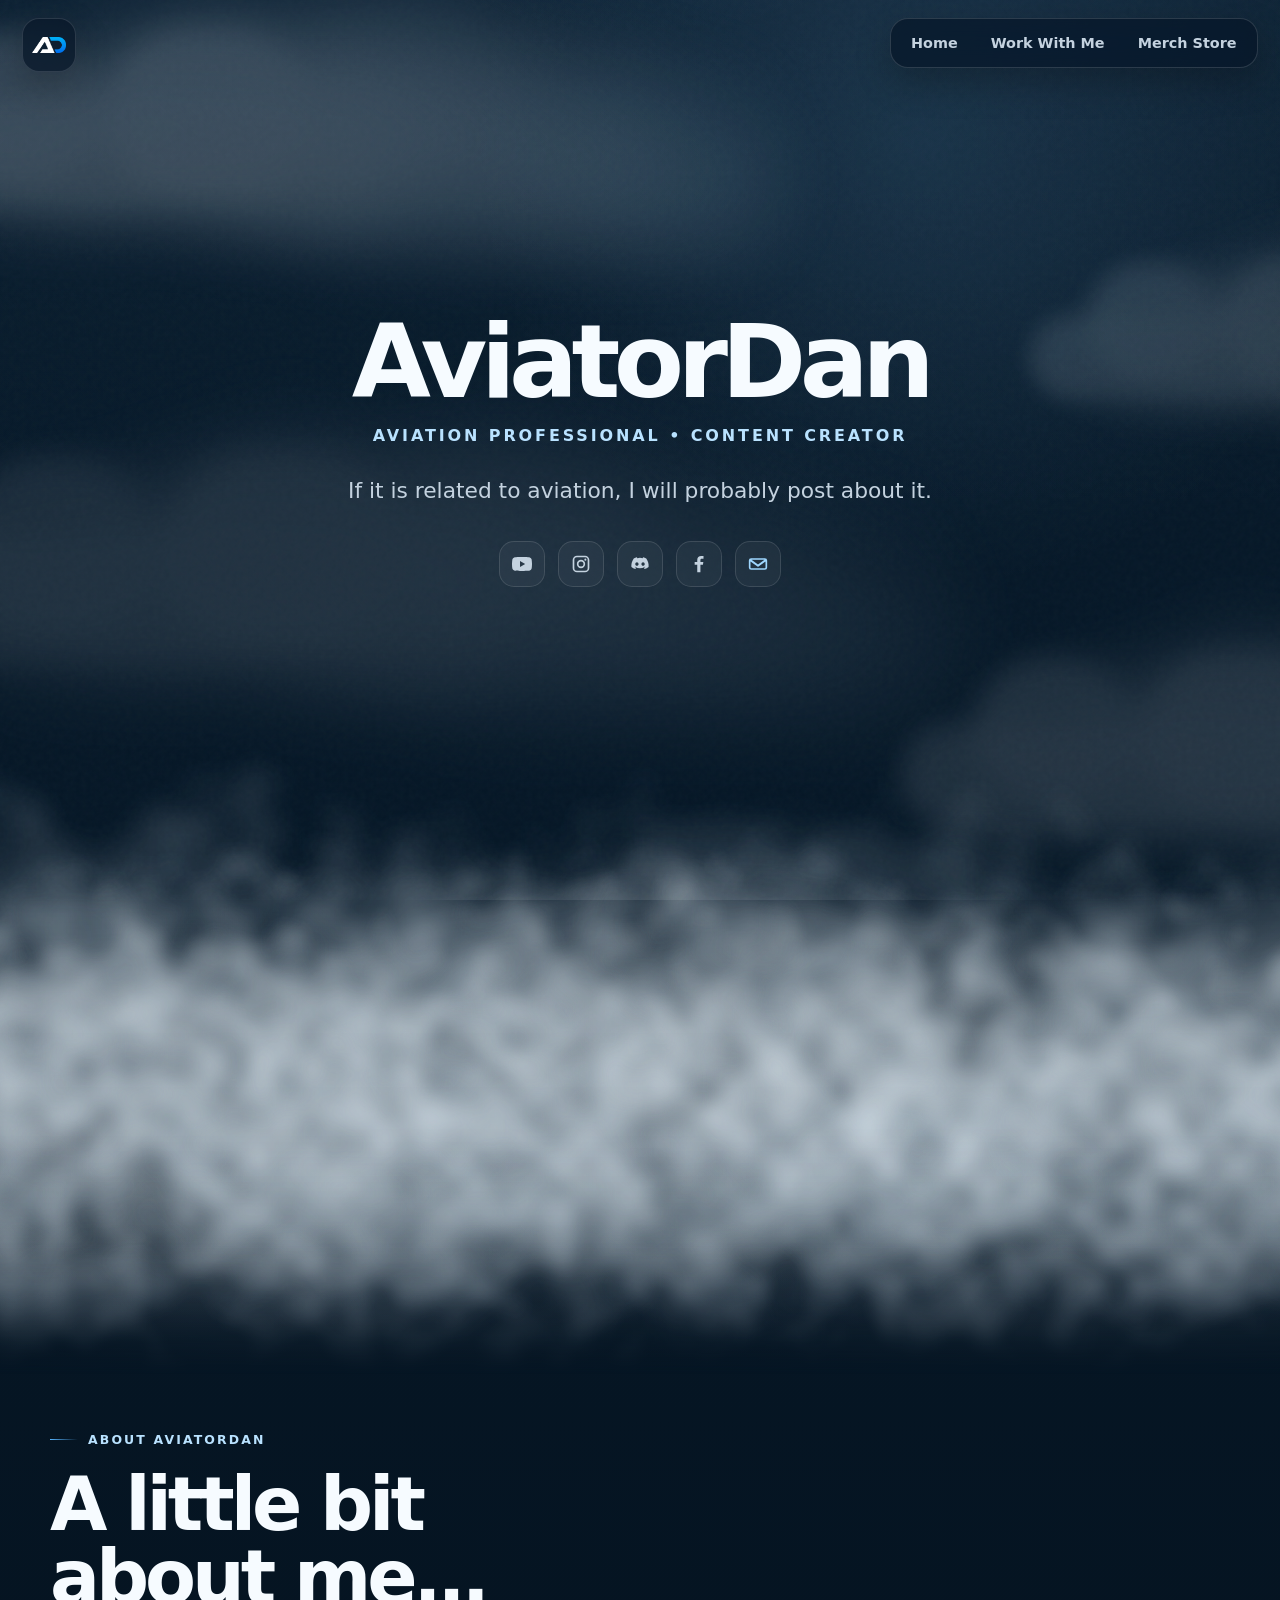
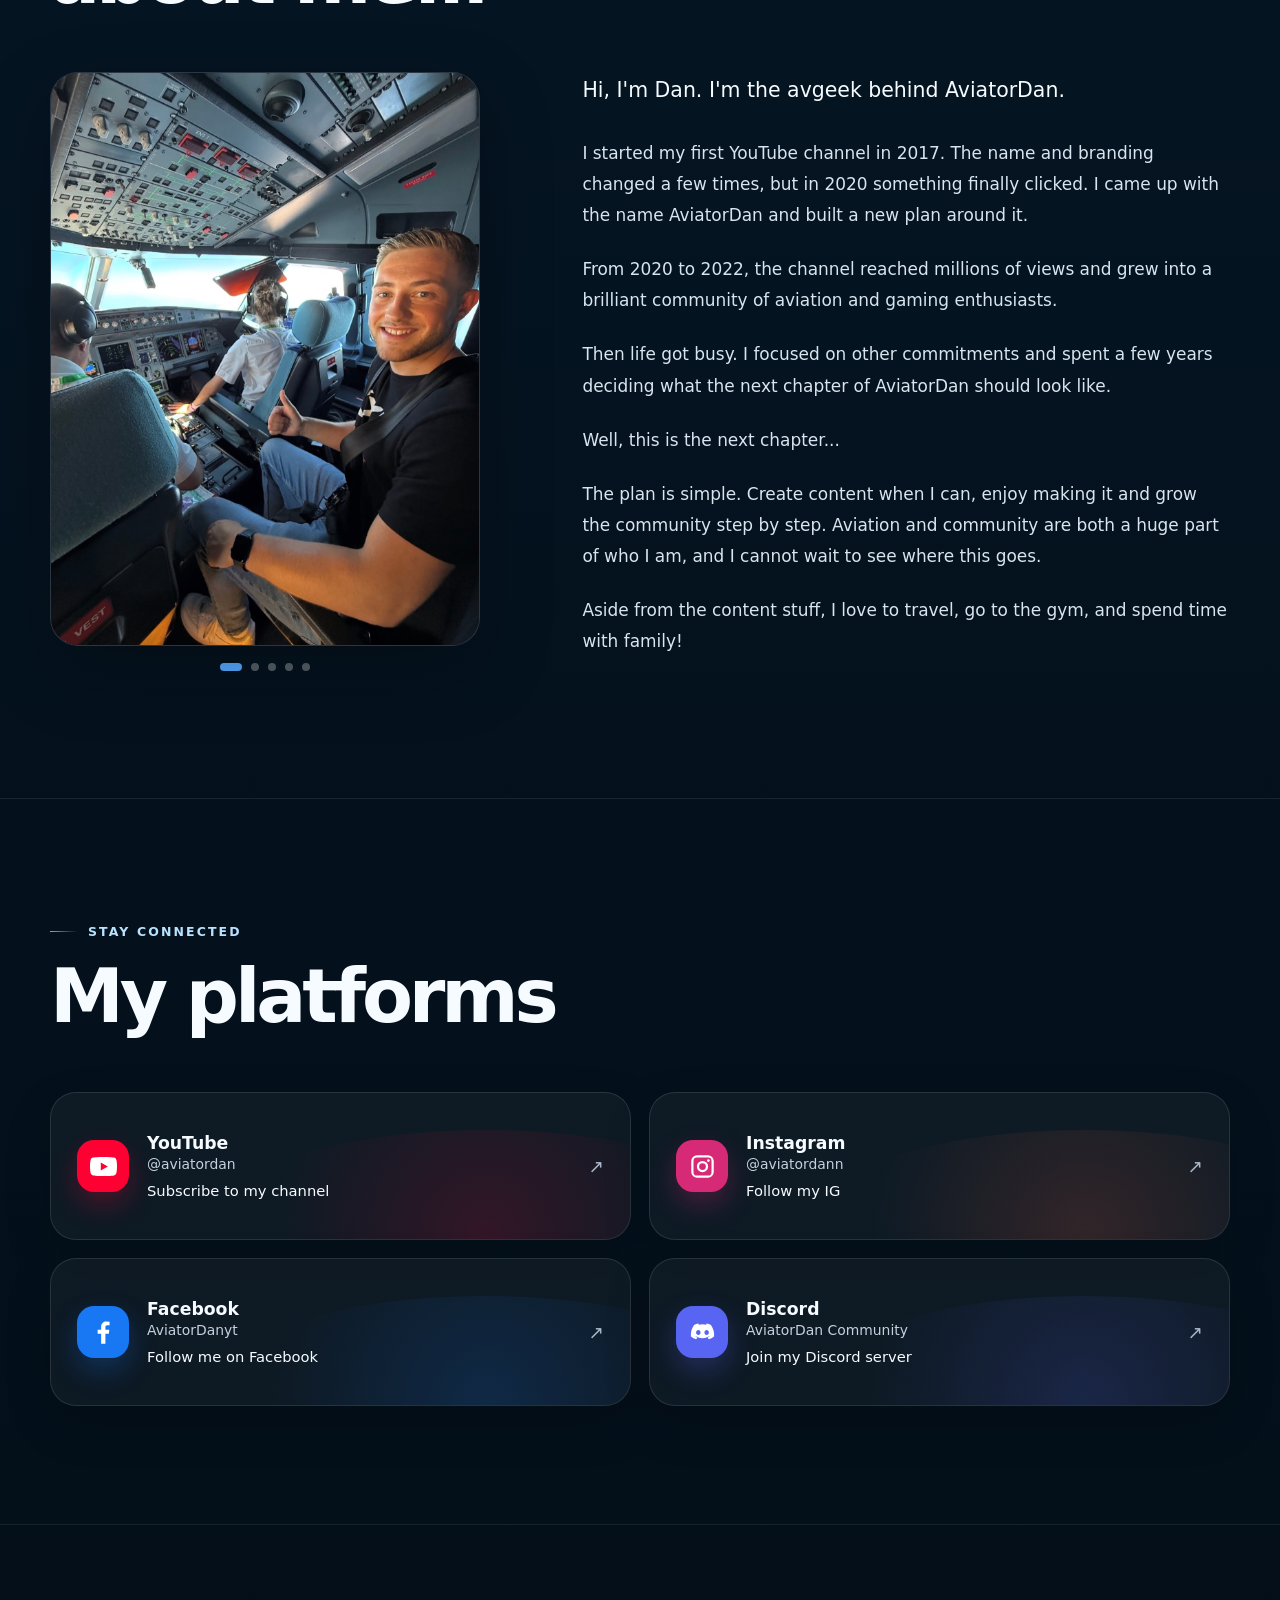
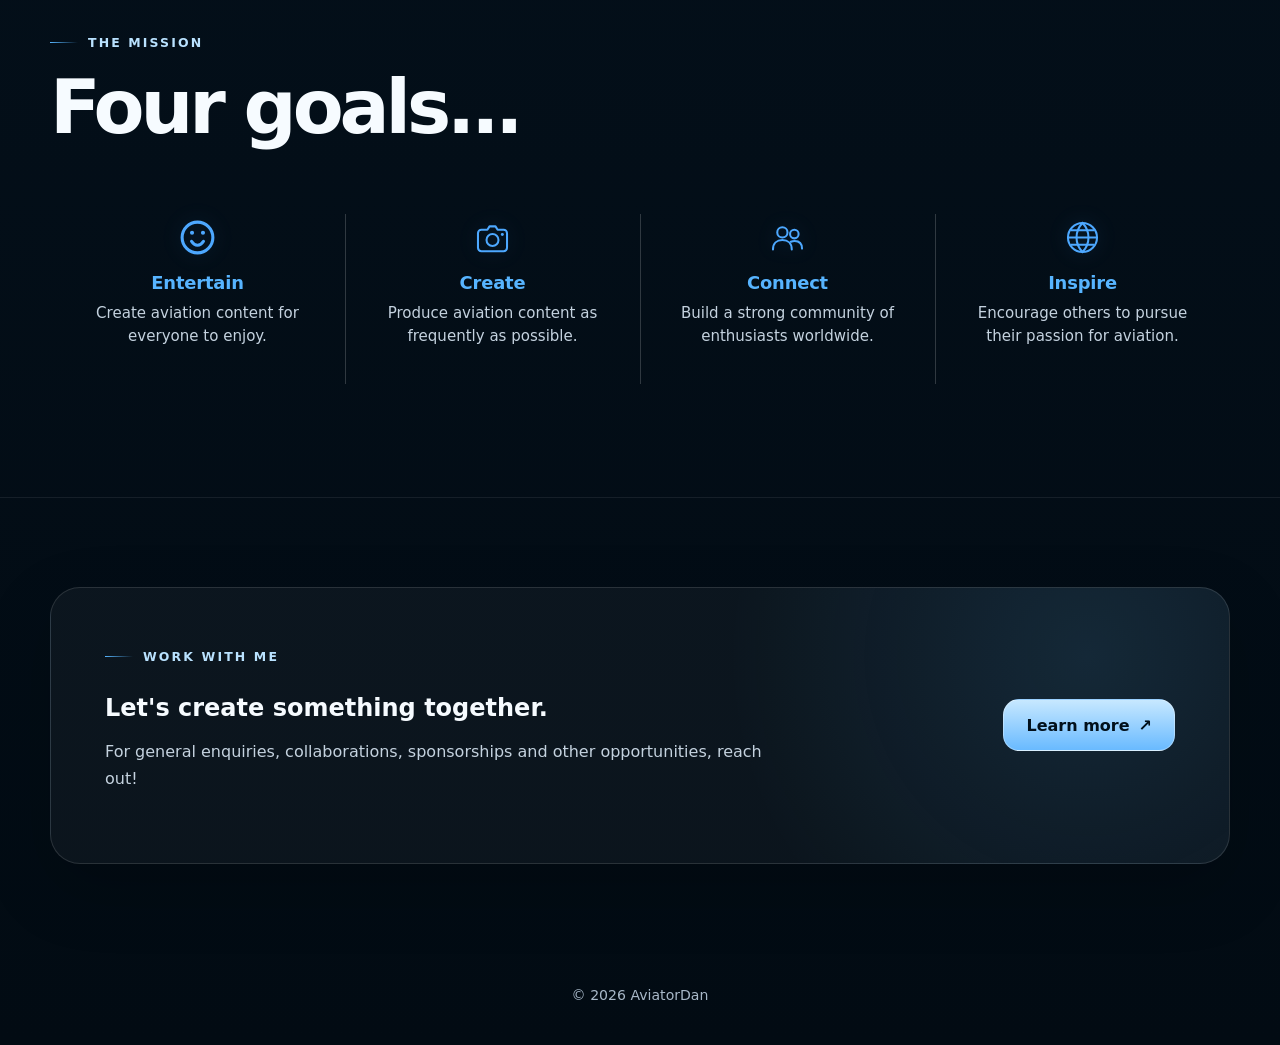
<file: index.html>
<!doctype html>
<html lang="en">
<head>
  <meta charset="utf-8">
  <meta name="viewport" content="width=device-width, initial-scale=1">
  <meta name="description" content="AviatorDan creates aviation, flight simulation and gaming content for a growing community of aviation enthusiasts.">
  <meta name="theme-color" content="#051522">
  <meta property="og:title" content="AviatorDan | Everything Aviation">
  <meta property="og:description" content="Aviation, flight simulation, gaming and community.">
  <meta property="og:type" content="website">
  <meta property="og:url" content="https://aviatordan.com/">
  <title>AviatorDan | Everything Aviation</title>
  <link rel="icon" href="/assets/images/favicon.png">
  <link rel="manifest" href="site.webmanifest">
  <link rel="stylesheet" href="/assets/css/styles.css?v=1.31">
</head>
<body>
  
<div class="sky" aria-hidden="true">
  <div class="sky-glow"></div>
  <div class="cloud cloud-one" data-depth="0.035"><span></span></div>
  <div class="cloud cloud-two" data-depth="0.07"><span></span></div>
  <div class="cloud cloud-three" data-depth="0.025"><span></span></div>
  <div class="cloud cloud-four" data-depth="0.055"><span></span></div>
  <div class="cloud cloud-five" data-depth="0.085"><span></span></div>
  <div class="sky-grain"></div>
</div>

  
<header class="site-header">
  <nav class="nav-shell" aria-label="Main navigation">
    <a class="header-brand" href="/" aria-label="AviatorDan home">
      <img src="/assets/images/aviatordan-logo.png" alt="">
    </a>

    <div class="desktop-nav" aria-label="Desktop navigation">
      <a href="/">Home</a>
      <a href="/work-with-me/">Work With Me</a>
      <a href="https://shopaviatordan.com" target="_blank" rel="noopener noreferrer">Merch Store</a>
    </div>

    <button class="menu-button" type="button" aria-expanded="false" aria-controls="site-menu">
      <span class="menu-line"></span>
      <span class="menu-line"></span>
      <span class="sr-only">Open menu</span>
    </button>

    <div class="nav-links" id="site-menu">
      <a href="/">Home</a>
      <a href="/work-with-me/">Work With Me</a>
      <a href="https://shopaviatordan.com" target="_blank" rel="noopener noreferrer">Merch Store</a>
    </div>
  </nav>
</header>


  <main>
    <section class="hero page-shell">
      <div class="hero-inner reveal">
        <h1 class="hero-name">AviatorDan</h1>
        <p class="hero-role">Aviation Professional <span aria-hidden="true">•</span> Content Creator</p>
        <p class="hero-tagline">If it is related to aviation, I will probably post about it.</p>

        <div class="hero-socials" id="socials" aria-label="Follow AviatorDan">
          <a class="social-link" href="https://www.youtube.com/@aviatordan" target="_blank" rel="noopener noreferrer" aria-label="AviatorDan on YouTube">
            <svg viewBox="0 0 24 24" aria-hidden="true"><path d="M23.5 6.2a3 3 0 0 0-2.1-2.1C19.5 3.6 12 3.6 12 3.6s-7.5 0-9.4.5A3 3 0 0 0 .5 6.2 31 31 0 0 0 0 12a31 31 0 0 0 .5 5.8 3 3 0 0 0 2.1 2.1c1.9.5 9.4.5 9.4.5s7.5 0 9.4-.5a3 3 0 0 0 2.1-2.1A31 31 0 0 0 24 12a31 31 0 0 0-.5-5.8ZM9.6 15.6V8.4l6.2 3.6-6.2 3.6Z"/></svg>
            <span class="sr-only">YouTube</span>
          </a>
          <a class="social-link" href="https://www.instagram.com/aviatordann/" target="_blank" rel="noopener noreferrer" aria-label="AviatorDan on Instagram">
            <svg viewBox="0 0 24 24" aria-hidden="true"><path d="M7.2 2h9.6A5.2 5.2 0 0 1 22 7.2v9.6a5.2 5.2 0 0 1-5.2 5.2H7.2A5.2 5.2 0 0 1 2 16.8V7.2A5.2 5.2 0 0 1 7.2 2Zm-.2 2A3 3 0 0 0 4 7v10a3 3 0 0 0 3 3h10a3 3 0 0 0 3-3V7a3 3 0 0 0-3-3H7Zm10.25 1.5a1.25 1.25 0 1 1 0 2.5 1.25 1.25 0 0 1 0-2.5ZM12 7a5 5 0 1 1 0 10 5 5 0 0 1 0-10Zm0 2a3 3 0 1 0 0 6 3 3 0 0 0 0-6Z"/></svg>
            <span class="sr-only">Instagram</span>
          </a>
          <a class="social-link" href="https://discord.gg/PjyKnzbwFP" target="_blank" rel="noopener noreferrer" aria-label="Join the AviatorDan Discord">
            <svg viewBox="0 0 24 24" aria-hidden="true"><path d="M19.5 5.3A16 16 0 0 0 15.7 4l-.5 1a14 14 0 0 0-6.4 0l-.5-1a16 16 0 0 0-3.8 1.3C2.1 8.8 1.4 12.2 1.7 15.5A15 15 0 0 0 6.4 18l1.1-1.5a10 10 0 0 1-1.8-.9l.4-.3a11.3 11.3 0 0 0 11.8 0l.4.3a10 10 0 0 1-1.8.9l1.1 1.5a15 15 0 0 0 4.7-2.5c.4-3.8-.7-7.1-2.8-10.2ZM8.3 14.2c-1.1 0-2-1-2-2.2s.9-2.2 2-2.2 2 1 2 2.2-.9 2.2-2 2.2Zm7.4 0c-1.1 0-2-1-2-2.2s.9-2.2 2-2.2 2 1 2 2.2-.9 2.2-2 2.2Z"/></svg>
            <span class="sr-only">Discord</span>
          </a>
          <a class="social-link" href="https://www.facebook.com/AviatorDanyt" target="_blank" rel="noopener noreferrer" aria-label="AviatorDan on Facebook">
            <svg viewBox="0 0 24 24" aria-hidden="true"><path d="M13.7 22v-9h3l.5-3.5h-3.5V7.3c0-1 .3-1.7 1.8-1.7h1.9V2.5a25 25 0 0 0-2.8-.2c-2.8 0-4.7 1.7-4.7 4.8v2.4H6.8V13h3.1v9h3.8Z"/></svg>
            <span class="sr-only">Facebook</span>
          </a>

          <a class="social-link social-link-email" href="/work-with-me/" aria-label="Work with AviatorDan">
            <svg viewBox="0 0 24 24" aria-hidden="true"><path d="M3.8 5h16.4A2.8 2.8 0 0 1 23 7.8v8.4a2.8 2.8 0 0 1-2.8 2.8H3.8A2.8 2.8 0 0 1 1 16.2V7.8A2.8 2.8 0 0 1 3.8 5Zm.4 2 7.8 5.6L19.8 7H4.2Zm16.8 2.1-8.4 6a1 1 0 0 1-1.2 0L3 9.1v7.1c0 .4.4.8.8.8h16.4c.4 0 .8-.4.8-.8V9.1Z"/></svg>
            <span class="sr-only">Work With Me</span>
          </a>

        </div>
      </div>
    </section>


    <div class="cloud-reveal" aria-hidden="true">
      <div class="cloud-haze"></div>
      <div class="cloud-bank cloud-bank-back"></div>
      <div class="cloud-bank cloud-bank-middle"></div>
      <div class="cloud-bank cloud-bank-front"></div>
      <div class="cloud-wisp cloud-wisp-one"></div>
      <div class="cloud-wisp cloud-wisp-two"></div>
      <div class="cloud-fade"></div>
    </div>

    <section class="section" id="about">
      <div class="page-shell">
        <div class="section-heading reveal">
          <p class="eyebrow">About AviatorDan</p>
          <h2>A little bit about me...</h2>
        </div>

        <div class="about-layout">
          <aside class="creator-visual reveal">
            <div class="about-slideshow" data-about-slideshow aria-label="AviatorDan photo slideshow">
              <div class="about-slides" data-slides>
                <figure class="about-slide is-active">
                  <img src="/assets/images/about-slideshow/about-slide-1.jpg" alt="AviatorDan seated inside an aircraft cockpit">
                </figure>
                <figure class="about-slide">
                  <img src="/assets/images/about-slideshow/about-slide-2.jpg" alt="AviatorDan standing beside a large aircraft engine">
                </figure>
                <figure class="about-slide">
                  <img src="/assets/images/about-slideshow/about-slide-3.jpg" alt="AviatorDan standing in front of an Edelweiss aircraft">
                </figure>
                <figure class="about-slide">
                  <img src="/assets/images/about-slideshow/about-slide-4.jpg" alt="AviatorDan working beside an aircraft on the apron">
                </figure>
                <figure class="about-slide">
                  <img src="/assets/images/about-slideshow/about-slide-5.jpg" alt="AviatorDan standing beside an aircraft doorway">
                </figure>
              </div>

              <div class="about-slide-dots" role="tablist" aria-label="Choose a slideshow image">
                <button class="about-slide-dot is-active" type="button" role="tab" aria-selected="true" aria-label="Show image 1" data-slide-index="0"></button>
                <button class="about-slide-dot" type="button" role="tab" aria-selected="false" aria-label="Show image 2" data-slide-index="1"></button>
                <button class="about-slide-dot" type="button" role="tab" aria-selected="false" aria-label="Show image 3" data-slide-index="2"></button>
                <button class="about-slide-dot" type="button" role="tab" aria-selected="false" aria-label="Show image 4" data-slide-index="3"></button>
                <button class="about-slide-dot" type="button" role="tab" aria-selected="false" aria-label="Show image 5" data-slide-index="4"></button>
              </div>
            </div>
          </aside>

          <div class="story reveal">
            <p>Hi, I'm Dan. I'm the avgeek behind AviatorDan.</p>

            <p>I started my first YouTube channel in 2017. The name and branding changed a few times, but in 2020 something finally clicked. I came up with the name AviatorDan and built a new plan around it.</p>

            <p>From 2020 to 2022, the channel reached millions of views and grew into a brilliant community of aviation and gaming enthusiasts.</p>

            <p>Then life got busy. I focused on other commitments and spent a few years deciding what the next chapter of AviatorDan should look like.</p>

            <p>Well, this is the next chapter...</p>

            <p>The plan is simple. Create content when I can, enjoy making it and grow the community step by step. Aviation and community are both a huge part of who I am, and I cannot wait to see where this goes.</p>

            <p>Aside from the content stuff, I love to travel, go to the gym, and spend time with family!</p>
          </div>
        </div>
      </div>
    </section>


    <section class="section section-border platforms-section" id="platforms">
      <div class="page-shell">
        <div class="section-heading reveal">
          <p class="eyebrow">Stay connected</p>
          <h2>My platforms</h2>
        </div>

        <div class="platform-grid">
          <a class="platform-card platform-youtube reveal" href="https://www.youtube.com/@aviatordan" target="_blank" rel="noopener noreferrer">
            <span class="platform-icon">
              <svg viewBox="0 0 24 24" aria-hidden="true"><path d="M23.5 6.2a3 3 0 0 0-2.1-2.1C19.5 3.6 12 3.6 12 3.6s-7.5 0-9.4.5A3 3 0 0 0 .5 6.2 31 31 0 0 0 0 12a31 31 0 0 0 .5 5.8 3 3 0 0 0 2.1 2.1c1.9.5 9.4.5 9.4.5s7.5 0 9.4-.5a3 3 0 0 0 2.1-2.1A31 31 0 0 0 24 12a31 31 0 0 0-.5-5.8ZM9.6 15.6V8.4l6.2 3.6-6.2 3.6Z"/></svg>
            </span>
            <span class="platform-copy">
              <strong>YouTube</strong>
              <span>@aviatordan</span>
              <small>Subscribe to my channel</small>
            </span>
            <span class="platform-arrow" aria-hidden="true">↗</span>
          </a>

          <a class="platform-card platform-instagram reveal" href="https://www.instagram.com/aviatordann/" target="_blank" rel="noopener noreferrer">
            <span class="platform-icon">
              <svg viewBox="0 0 24 24" aria-hidden="true"><path d="M7.2 2h9.6A5.2 5.2 0 0 1 22 7.2v9.6a5.2 5.2 0 0 1-5.2 5.2H7.2A5.2 5.2 0 0 1 2 16.8V7.2A5.2 5.2 0 0 1 7.2 2Zm-.2 2A3 3 0 0 0 4 7v10a3 3 0 0 0 3 3h10a3 3 0 0 0 3-3V7a3 3 0 0 0-3-3H7Zm10.25 1.5a1.25 1.25 0 1 1 0 2.5 1.25 1.25 0 0 1 0-2.5ZM12 7a5 5 0 1 1 0 10 5 5 0 0 1 0-10Zm0 2a3 3 0 1 0 0 6 3 3 0 0 0 0-6Z"/></svg>
            </span>
            <span class="platform-copy">
              <strong>Instagram</strong>
              <span>@aviatordann</span>
              <small>Follow my IG</small>
            </span>
            <span class="platform-arrow" aria-hidden="true">↗</span>
          </a>

          <a class="platform-card platform-facebook reveal" href="https://www.facebook.com/AviatorDanyt" target="_blank" rel="noopener noreferrer">
            <span class="platform-icon">
              <svg viewBox="0 0 24 24" aria-hidden="true"><path d="M13.7 22v-9h3l.5-3.5h-3.5V7.3c0-1 .3-1.7 1.8-1.7h1.9V2.5a25 25 0 0 0-2.8-.2c-2.8 0-4.7 1.7-4.7 4.8v2.4H6.8V13h3.1v9h3.8Z"/></svg>
            </span>
            <span class="platform-copy">
              <strong>Facebook</strong>
              <span>AviatorDanyt</span>
              <small>Follow me on Facebook</small>
            </span>
            <span class="platform-arrow" aria-hidden="true">↗</span>
          </a>

          <a class="platform-card platform-discord reveal" href="https://discord.gg/PjyKnzbwFP" target="_blank" rel="noopener noreferrer">
            <span class="platform-icon">
              <svg viewBox="0 0 24 24" aria-hidden="true"><path d="M19.5 5.3A16 16 0 0 0 15.7 4l-.5 1a14 14 0 0 0-6.4 0l-.5-1a16 16 0 0 0-3.8 1.3C2.1 8.8 1.4 12.2 1.7 15.5A15 15 0 0 0 6.4 18l1.1-1.5a10 10 0 0 1-1.8-.9l.4-.3a11.3 11.3 0 0 0 11.8 0l.4.3a10 10 0 0 1-1.8.9l1.1 1.5a15 15 0 0 0 4.7-2.5c.4-3.8-.7-7.1-2.8-10.2ZM8.3 14.2c-1.1 0-2-1-2-2.2s.9-2.2 2-2.2 2 1 2 2.2-.9 2.2-2 2.2Zm7.4 0c-1.1 0-2-1-2-2.2s.9-2.2 2-2.2 2 1 2 2.2-.9 2.2-2 2.2Z"/></svg>
            </span>
            <span class="platform-copy">
              <strong>Discord</strong>
              <span>AviatorDan Community</span>
              <small>Join my Discord server</small>
            </span>
            <span class="platform-arrow" aria-hidden="true">↗</span>
          </a>
        </div>
      </div>
    </section>


    <section class="section section-border mission-section">
      <div class="page-shell">
        <div class="section-heading reveal">
          <p class="eyebrow">The mission</p>
          <h2>Four goals...</h2>
        </div>

        <div class="mission-list">
          <article class="mission-item reveal">
            <span class="mission-icon" aria-hidden="true">
              <svg viewBox="0 0 24 24" fill="none">
                <circle cx="12" cy="12" r="9" stroke="currentColor" stroke-width="1.8"/>
                <path d="M8.5 14.2c.9 1.5 2 2.3 3.5 2.3s2.6-.8 3.5-2.3" stroke="currentColor" stroke-width="1.8" stroke-linecap="round"/>
                <path d="M8.8 9.2h.01M15.2 9.2h.01" stroke="currentColor" stroke-width="2.4" stroke-linecap="round"/>
              </svg>
            </span>
            <h3>Entertain</h3>
            <p>Create aviation content for everyone to enjoy.</p>
          </article>

          <article class="mission-item reveal">
            <span class="mission-icon" aria-hidden="true">
              <svg viewBox="0 0 48 48" fill="none">
                <path d="M11 15h7l2.5-4h7L30 15h7a4 4 0 0 1 4 4v17a4 4 0 0 1-4 4H11a4 4 0 0 1-4-4V19a4 4 0 0 1 4-4Z" stroke="currentColor" stroke-width="2.4" stroke-linejoin="round"/>
                <circle cx="24" cy="27" r="7" stroke="currentColor" stroke-width="2.4"/>
                <path d="M35.5 20.5h.01" stroke="currentColor" stroke-width="3.5" stroke-linecap="round"/>
              </svg>
            </span>
            <h3>Create</h3>
            <p>Produce aviation content as frequently as possible.</p>
          </article>

          <article class="mission-item reveal">
            <span class="mission-icon" aria-hidden="true">
              <svg viewBox="0 0 48 48" fill="none">
                <circle cx="18" cy="18" r="6" stroke="currentColor" stroke-width="2.4"/>
                <circle cx="32" cy="20" r="5" stroke="currentColor" stroke-width="2.4"/>
                <path d="M7 38c0-7 4.6-11 11-11s11 4 11 11" stroke="currentColor" stroke-width="2.4" stroke-linecap="round"/>
                <path d="M28 29c1.3-.7 2.8-1 4.4-1 5.5 0 8.6 3.5 8.6 9" stroke="currentColor" stroke-width="2.4" stroke-linecap="round"/>
              </svg>
            </span>
            <h3>Connect</h3>
            <p>Build a strong community of enthusiasts worldwide.</p>
          </article>

          <article class="mission-item reveal">
            <span class="mission-icon" aria-hidden="true">
              <svg viewBox="0 0 48 48" fill="none">
                <circle cx="24" cy="24" r="17" stroke="currentColor" stroke-width="2.4"/>
                <path d="M7.5 24h33M24 7c4.6 4.7 7 10.4 7 17s-2.4 12.3-7 17c-4.6-4.7-7-10.4-7-17S19.4 11.7 24 7Z" stroke="currentColor" stroke-width="2.4"/>
                <path d="M10.5 15.5h27M10.5 32.5h27" stroke="currentColor" stroke-width="2.4"/>
              </svg>
            </span>
            <h3>Inspire</h3>
            <p>Encourage others to pursue their passion for aviation.</p>
          </article>
        </div>
      </div>
    </section>


    <section class="section section-border work-cta-section">
      <div class="page-shell">
        <div class="work-cta reveal">
          <div>
            <p class="eyebrow">Work With Me</p>
            <h2>Let's create something together.</h2>
            <p>For general enquiries, collaborations, sponsorships and other opportunities, reach out!</p>
          </div>
          <a class="button button-primary" href="/work-with-me/">Learn more <span aria-hidden="true">↗</span></a>
        </div>
      </div>
    </section>

  </main>

<footer class="site-footer">
  <p class="copyright">© 2026 AviatorDan</p>
</footer>

  <script src="/assets/js/main.js?v=1.31"></script>
</body>
</html>
</file>
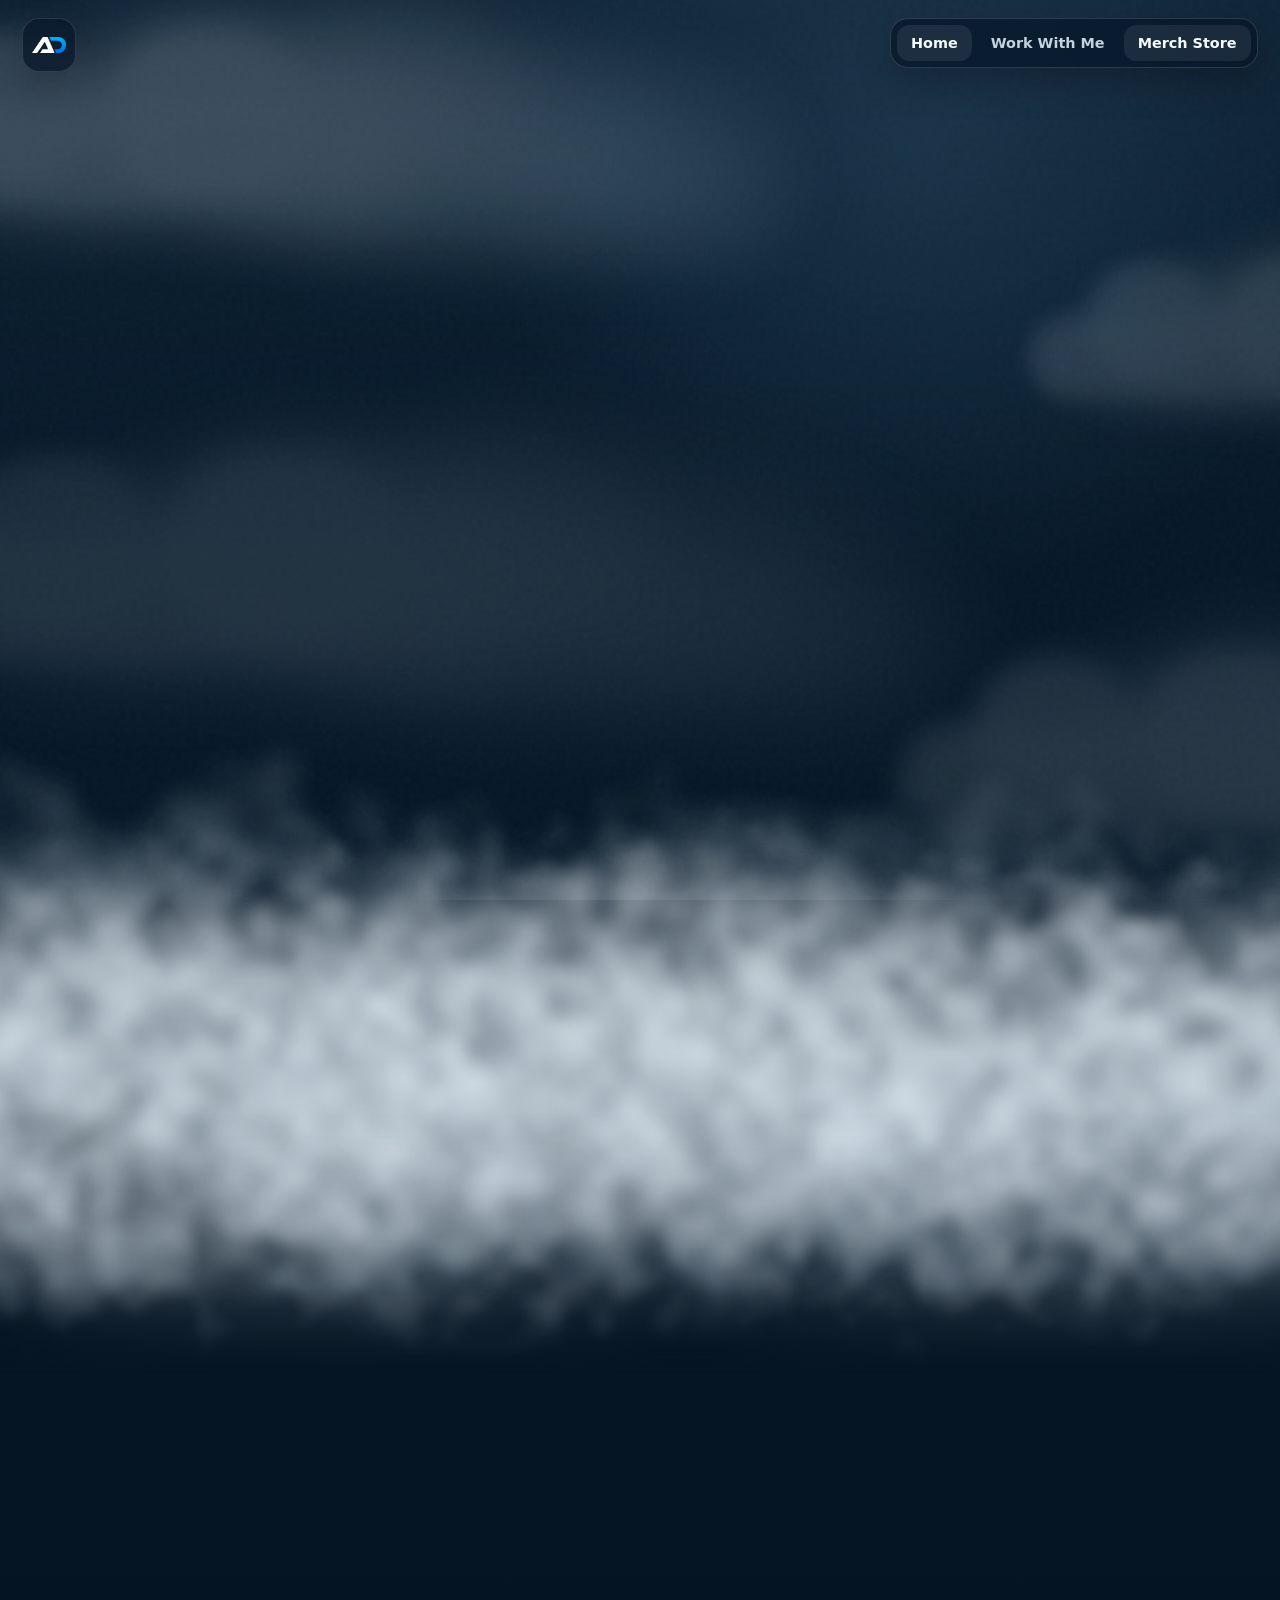
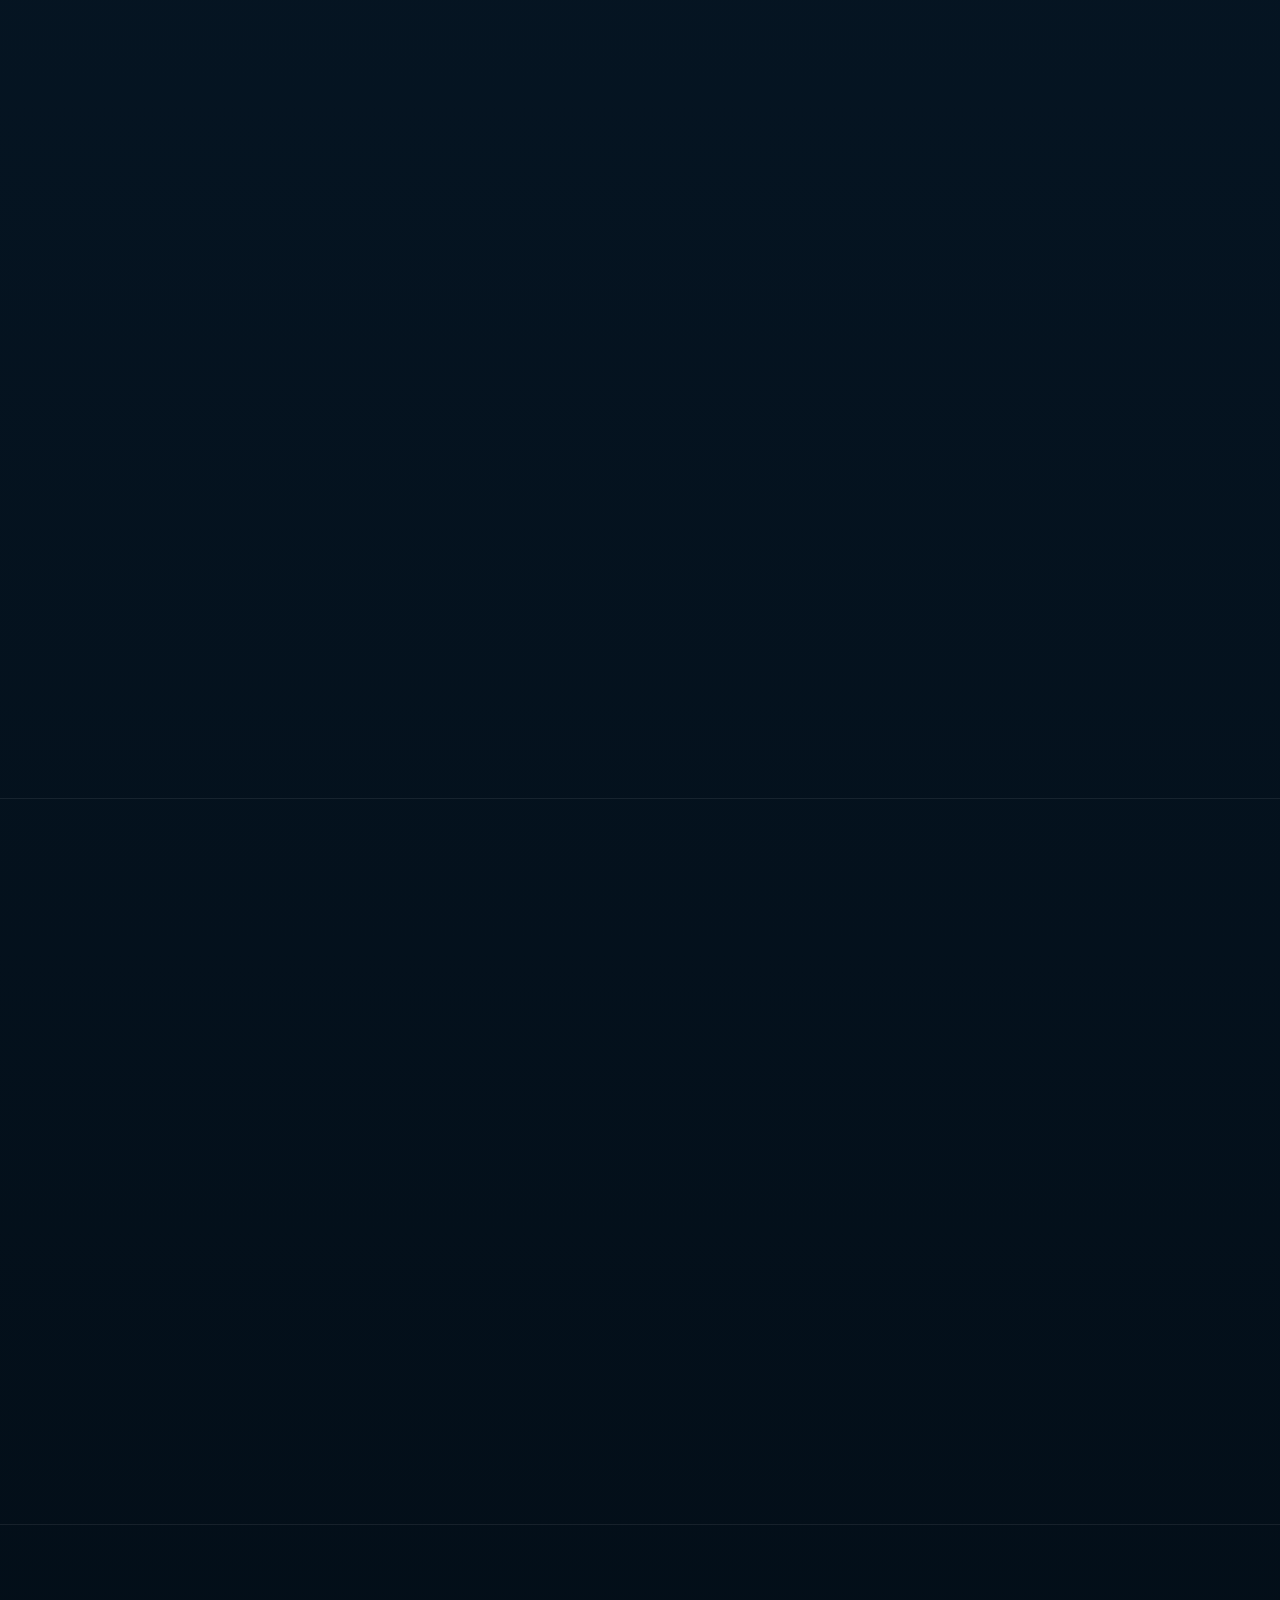
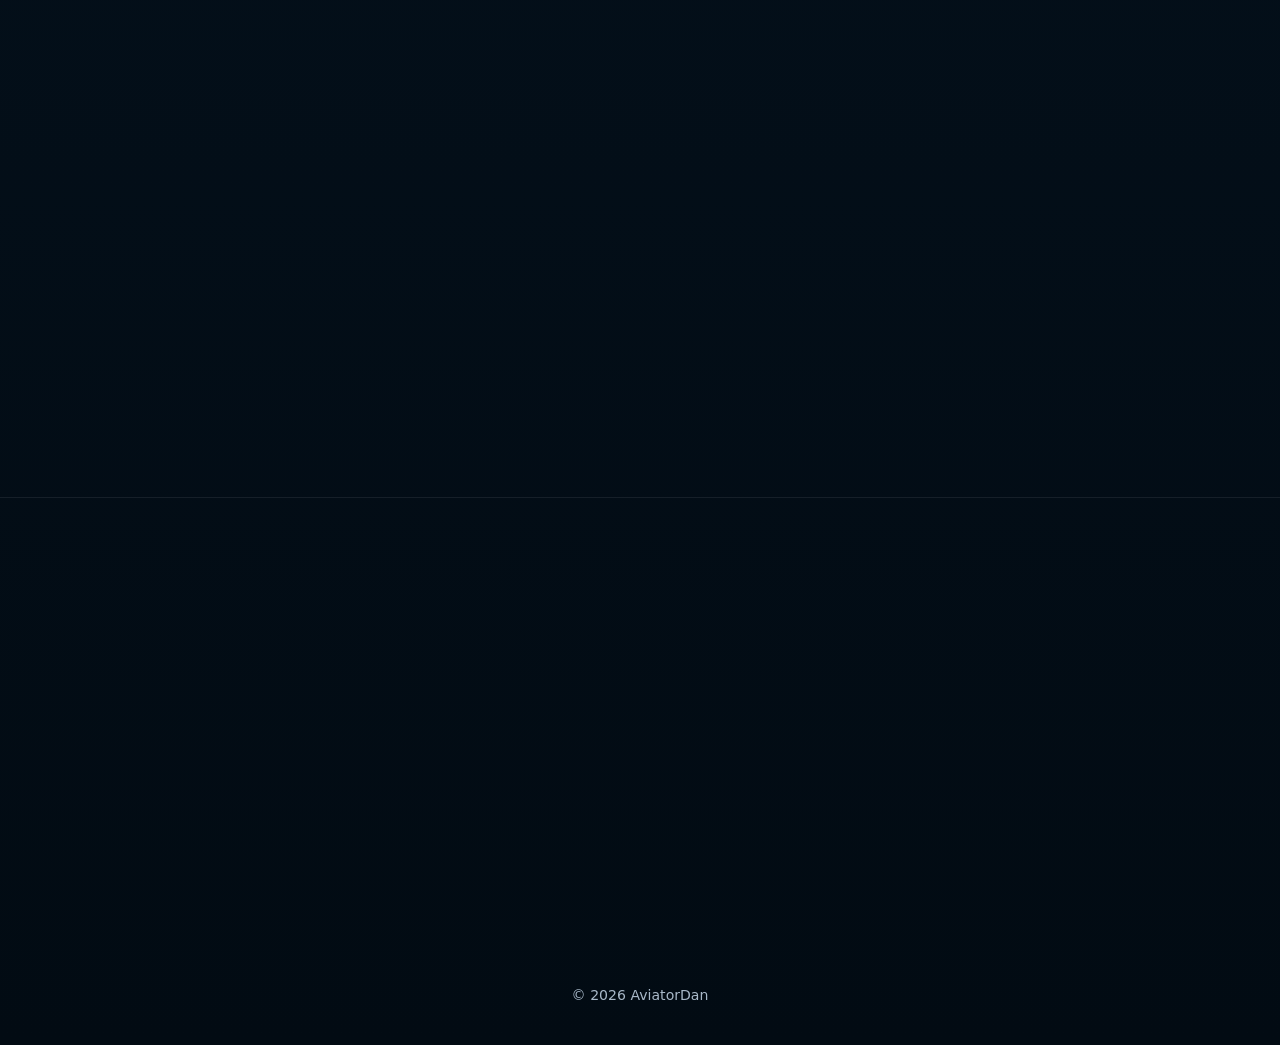
<file: community/index.html>
<!doctype html><html lang="en"><head><meta charset="utf-8"><meta http-equiv="refresh" content="0; url=/#socials"><link rel="canonical" href="https://aviatordan.com/#socials"><title>Redirecting...</title></head><body><p><a href="/#socials">Continue to AviatorDan socials</a></p></body></html>
</file>
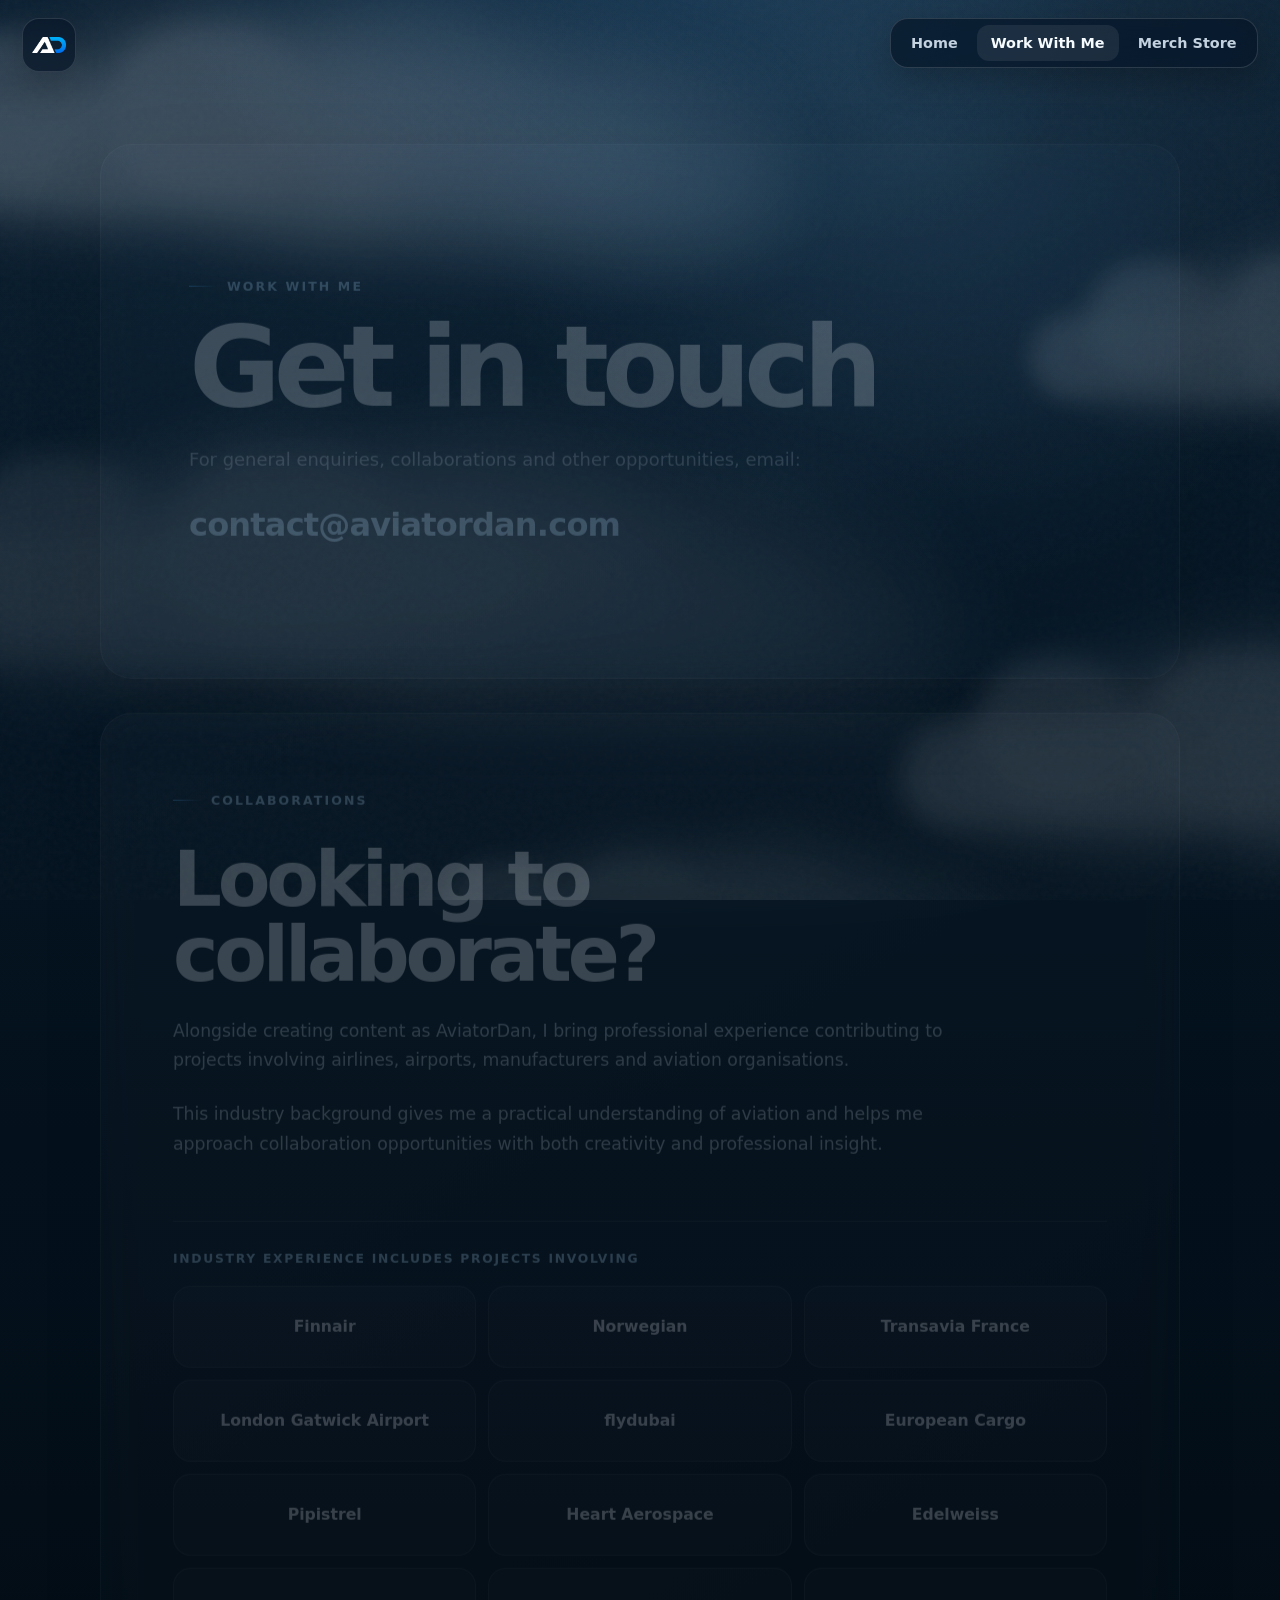
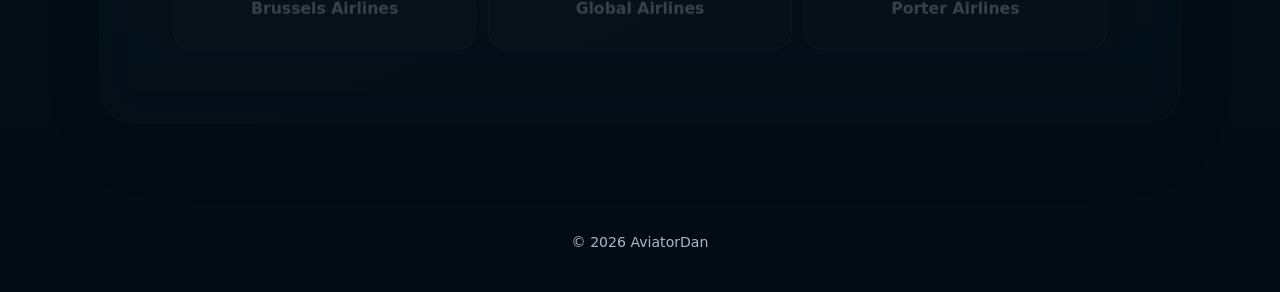
<file: contact/index.html>
<!doctype html><html lang="en"><head><meta charset="utf-8"><meta http-equiv="refresh" content="0; url=/work-with-me/"><link rel="canonical" href="https://aviatordan.com/work-with-me/"><title>Redirecting...</title></head><body><p><a href="/work-with-me/">Continue to Work With Me</a></p></body></html>
</file>
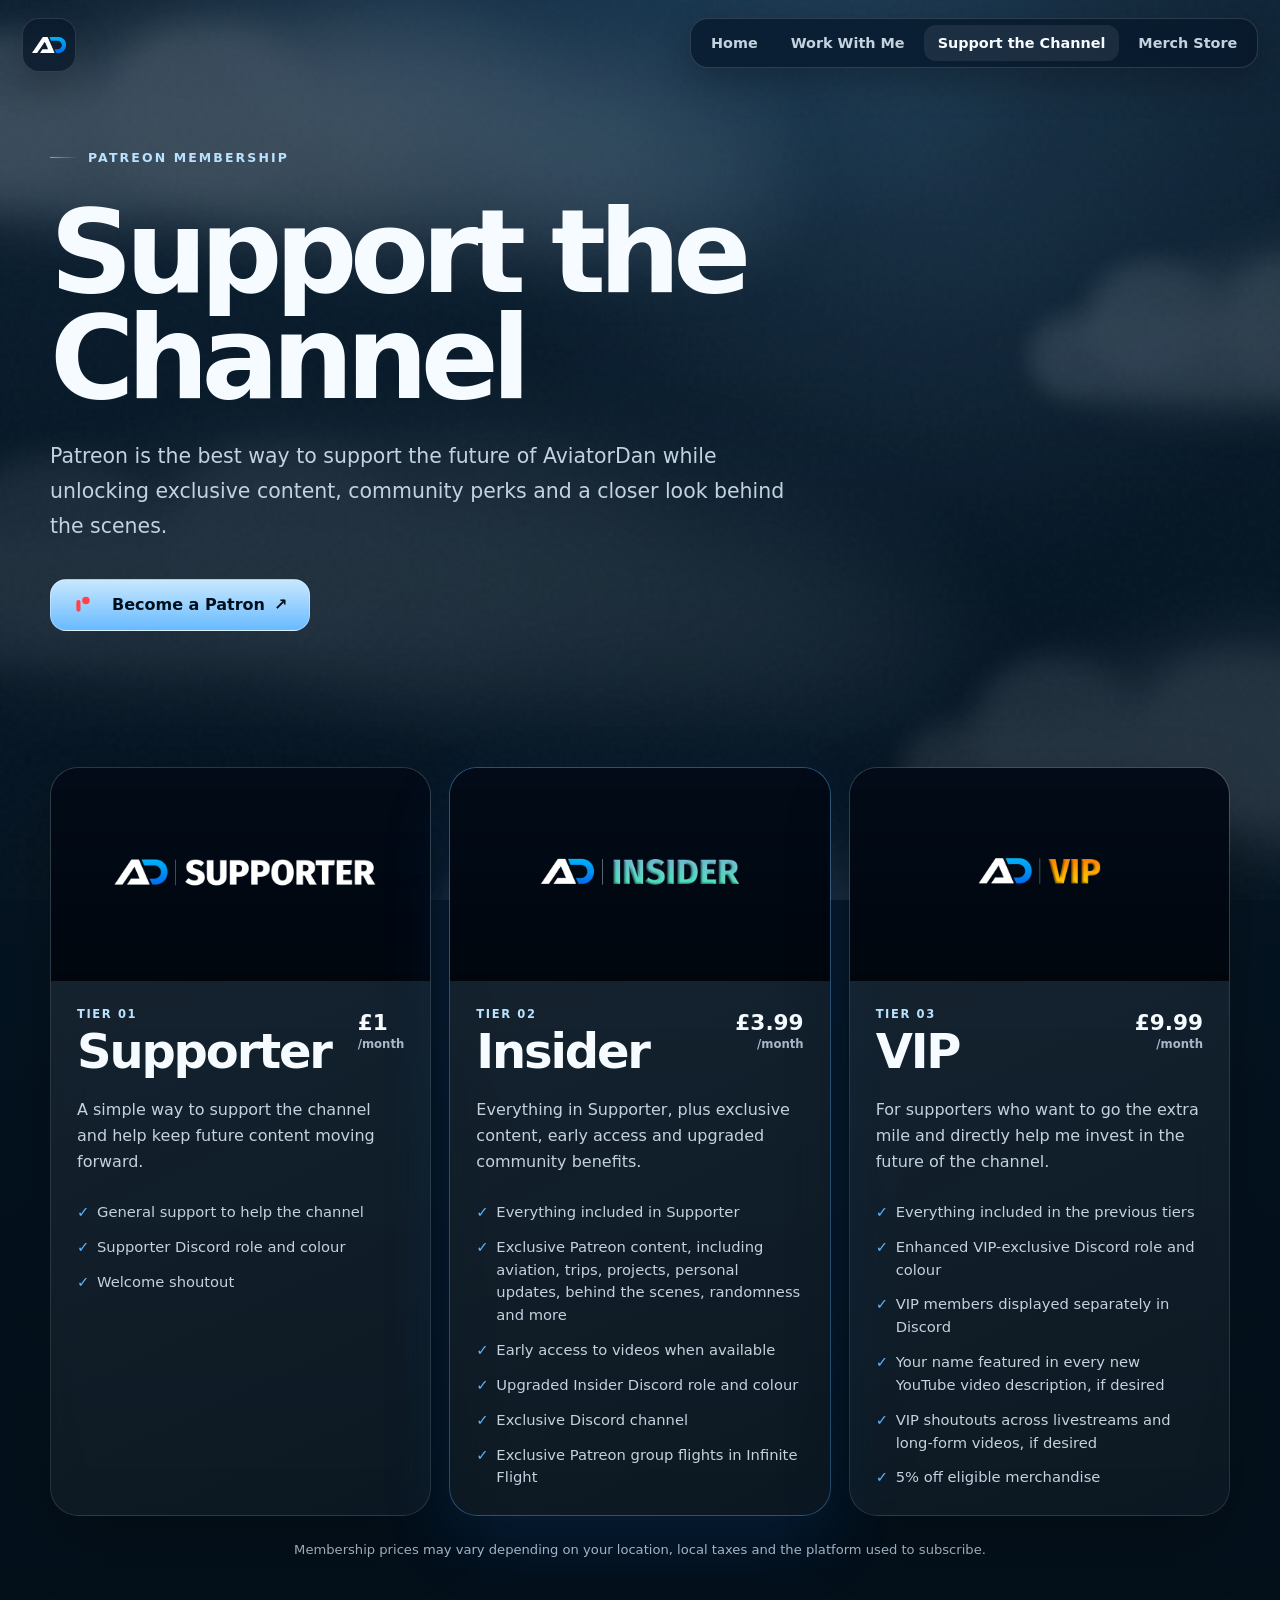
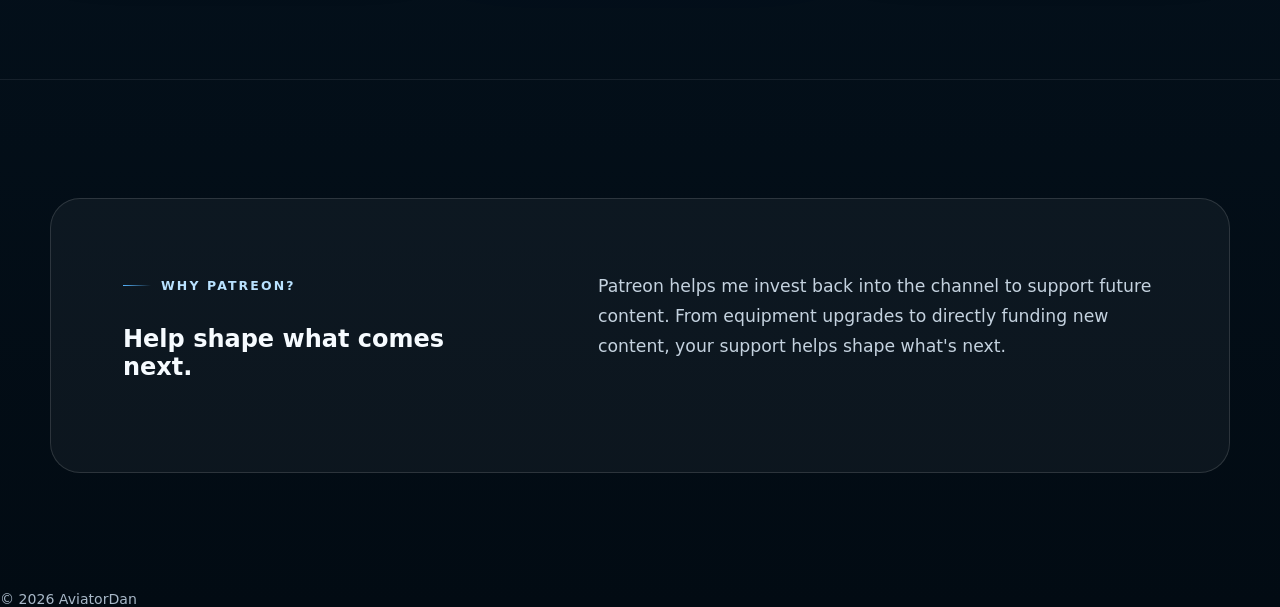
<file: support-the-channel/index.html>
<!doctype html>
<html lang="en">
<head>
  <meta charset="utf-8">
  <meta name="viewport" content="width=device-width, initial-scale=1">
  <meta name="description" content="Support AviatorDan through Patreon and unlock exclusive content, Discord perks and more.">
  <meta name="theme-color" content="#051522">
  <meta property="og:title" content="Support the Channel | AviatorDan">
  <meta property="og:description" content="Join AviatorDan on Patreon and support the future of the channel.">
  <meta property="og:type" content="website">
  <meta property="og:url" content="https://aviatordan.com/support-the-channel/">
  <title>Support the Channel | AviatorDan</title>
  <link rel="icon" href="/assets/images/favicon.png">
  <link rel="stylesheet" href="/assets/css/styles.css?v=1.31">
</head>
<body>
  <div class="sky" aria-hidden="true">
    <div class="sky-glow"></div>
    <div class="cloud cloud-one" data-depth="0.035"><span></span></div>
    <div class="cloud cloud-two" data-depth="0.07"><span></span></div>
    <div class="cloud cloud-three" data-depth="0.025"><span></span></div>
    <div class="cloud cloud-four" data-depth="0.055"><span></span></div>
    <div class="cloud cloud-five" data-depth="0.085"><span></span></div>
    <div class="sky-grain"></div>
  </div>

  <header class="site-header">
    <nav class="nav-shell" aria-label="Main navigation">
      <a class="header-brand" href="/" aria-label="AviatorDan home">
        <img src="/assets/images/aviatordan-logo.png" alt="">
      </a>

      <div class="desktop-nav" aria-label="Desktop navigation">
        <a href="/">Home</a>
        <a href="/work-with-me/">Work With Me</a>
        <a href="/support-the-channel/" aria-current="page">Support the Channel</a>
        <a href="https://shopaviatordan.com" target="_blank" rel="noopener noreferrer">Merch Store</a>
      </div>

      <button class="menu-button" type="button" aria-expanded="false" aria-controls="site-menu">
        <span class="menu-line"></span>
        <span class="menu-line"></span>
        <span class="sr-only">Open menu</span>
      </button>

      <div class="nav-links" id="site-menu">
        <a href="/">Home</a>
        <a href="/work-with-me/">Work With Me</a>
        <a href="/support-the-channel/" aria-current="page">Support the Channel</a>
        <a href="https://shopaviatordan.com" target="_blank" rel="noopener noreferrer">Merch Store</a>
      </div>
    </nav>
  </header>

  <main class="support-page">
    <section class="support-hero page-shell reveal">
      <p class="eyebrow">Patreon membership</p>
      <h1>Support the Channel</h1>
      <p class="support-intro">Patreon is the best way to support the future of AviatorDan while unlocking exclusive content, community perks and a closer look behind the scenes.</p>
      <a class="button button-primary patreon-main-cta" href="https://patreon.com/aviatordan?utm_medium=unknown&utm_source=join_link&utm_campaign=creatorshare_creator&utm_content=copyLink" target="_blank" rel="noopener noreferrer"><svg aria-hidden="true" width="20" height="20" viewBox="0 0 24 24" style="vertical-align:middle;margin-right:10px"><circle cx="15.5" cy="6.5" r="4.5" fill="#FF424D"/><rect x="4" y="6" width="5" height="14" rx="2.5" fill="#FF424D"/></svg>Become a Patron <span aria-hidden="true">↗</span></a>
    </section>

    <section class="section support-tiers-section">
      <div class="page-shell">
        <div class="support-tier-grid">
          <article class="support-tier-card reveal">
            <img class="support-tier-image" src="/assets/images/support-tiers/supporter.jpg" alt="AviatorDan Supporter membership tier">
            <div class="support-tier-body">
              <div class="support-tier-heading">
                <div>
                  <p class="tier-label">Tier 01</p>
                  <h2>Supporter</h2>
                </div>
                <p class="support-price">£1<span>/month</span></p>
              </div>
              <p class="tier-summary">A simple way to support the channel and help keep future content moving forward.</p>
              <div class="tier-perks">
                <ul>
                  <li>General support to help the channel</li>
                  <li>Supporter Discord role and colour</li>
                  <li>Welcome shoutout</li>
                </ul>
              </div>
              <button class="tier-toggle" type="button" aria-expanded="false">View all perks <span aria-hidden="true">⌄</span></button>
            </div>
          </article>

          <article class="support-tier-card support-tier-featured reveal">
            <img class="support-tier-image" src="/assets/images/support-tiers/insider.jpg" alt="AviatorDan Insider membership tier">
            <div class="support-tier-body">
              <div class="support-tier-heading">
                <div>
                  <p class="tier-label">Tier 02</p>
                  <h2>Insider</h2>
                </div>
                <p class="support-price">£3.99<span>/month</span></p>
              </div>
              <p class="tier-summary">Everything in Supporter, plus exclusive content, early access and upgraded community benefits.</p>
              <div class="tier-perks">
                <ul>
                  <li>Everything included in Supporter</li>
                  <li>Exclusive Patreon content, including aviation, trips, projects, personal updates, behind the scenes, randomness and more</li>
                  <li>Early access to videos when available</li>
                  <li>Upgraded Insider Discord role and colour</li>
                  <li>Exclusive Discord channel</li>
                  <li>Exclusive Patreon group flights in Infinite Flight</li>
                </ul>
              </div>
              <button class="tier-toggle" type="button" aria-expanded="false">View all perks <span aria-hidden="true">⌄</span></button>
            </div>
          </article>

          <article class="support-tier-card reveal">
            <img class="support-tier-image" src="/assets/images/support-tiers/vip.jpg" alt="AviatorDan VIP membership tier">
            <div class="support-tier-body">
              <div class="support-tier-heading">
                <div>
                  <p class="tier-label">Tier 03</p>
                  <h2>VIP</h2>
                </div>
                <p class="support-price">£9.99<span>/month</span></p>
              </div>
              <p class="tier-summary">For supporters who want to go the extra mile and directly help me invest in the future of the channel.</p>
              <div class="tier-perks">
                <ul>
                  <li>Everything included in the previous tiers</li>
                  <li>Enhanced VIP-exclusive Discord role and colour</li>
                  <li>VIP members displayed separately in Discord</li>
                  <li>Your name featured in every new YouTube video description, if desired</li>
                  <li>VIP shoutouts across livestreams and long-form videos, if desired</li>
                  <li>5% off eligible merchandise</li>
                </ul>
              </div>
              <button class="tier-toggle" type="button" aria-expanded="false">View all perks <span aria-hidden="true">⌄</span></button>
            </div>
          </article>
        </div>

        <p class="support-price-note">Membership prices may vary depending on your location, local taxes and the platform used to subscribe.</p>
      </div>
    </section>

    <section class="section section-border support-why-section">
      <div class="page-shell">
        <div class="support-why reveal">
          <div>
            <p class="eyebrow">Why Patreon?</p>
            <h2>Help shape what comes next.</h2>
          </div>
          <p>Patreon helps me invest back into the channel to support future content. From equipment upgrades to directly funding new content, your support helps shape what's next.</p>
        </div>
      </div>
    </section>
  </main>

  <p class="copyright">© 2026 AviatorDan</p>
  <script src="/assets/js/main.js?v=1.31"></script>
</body>
</html>
</file>
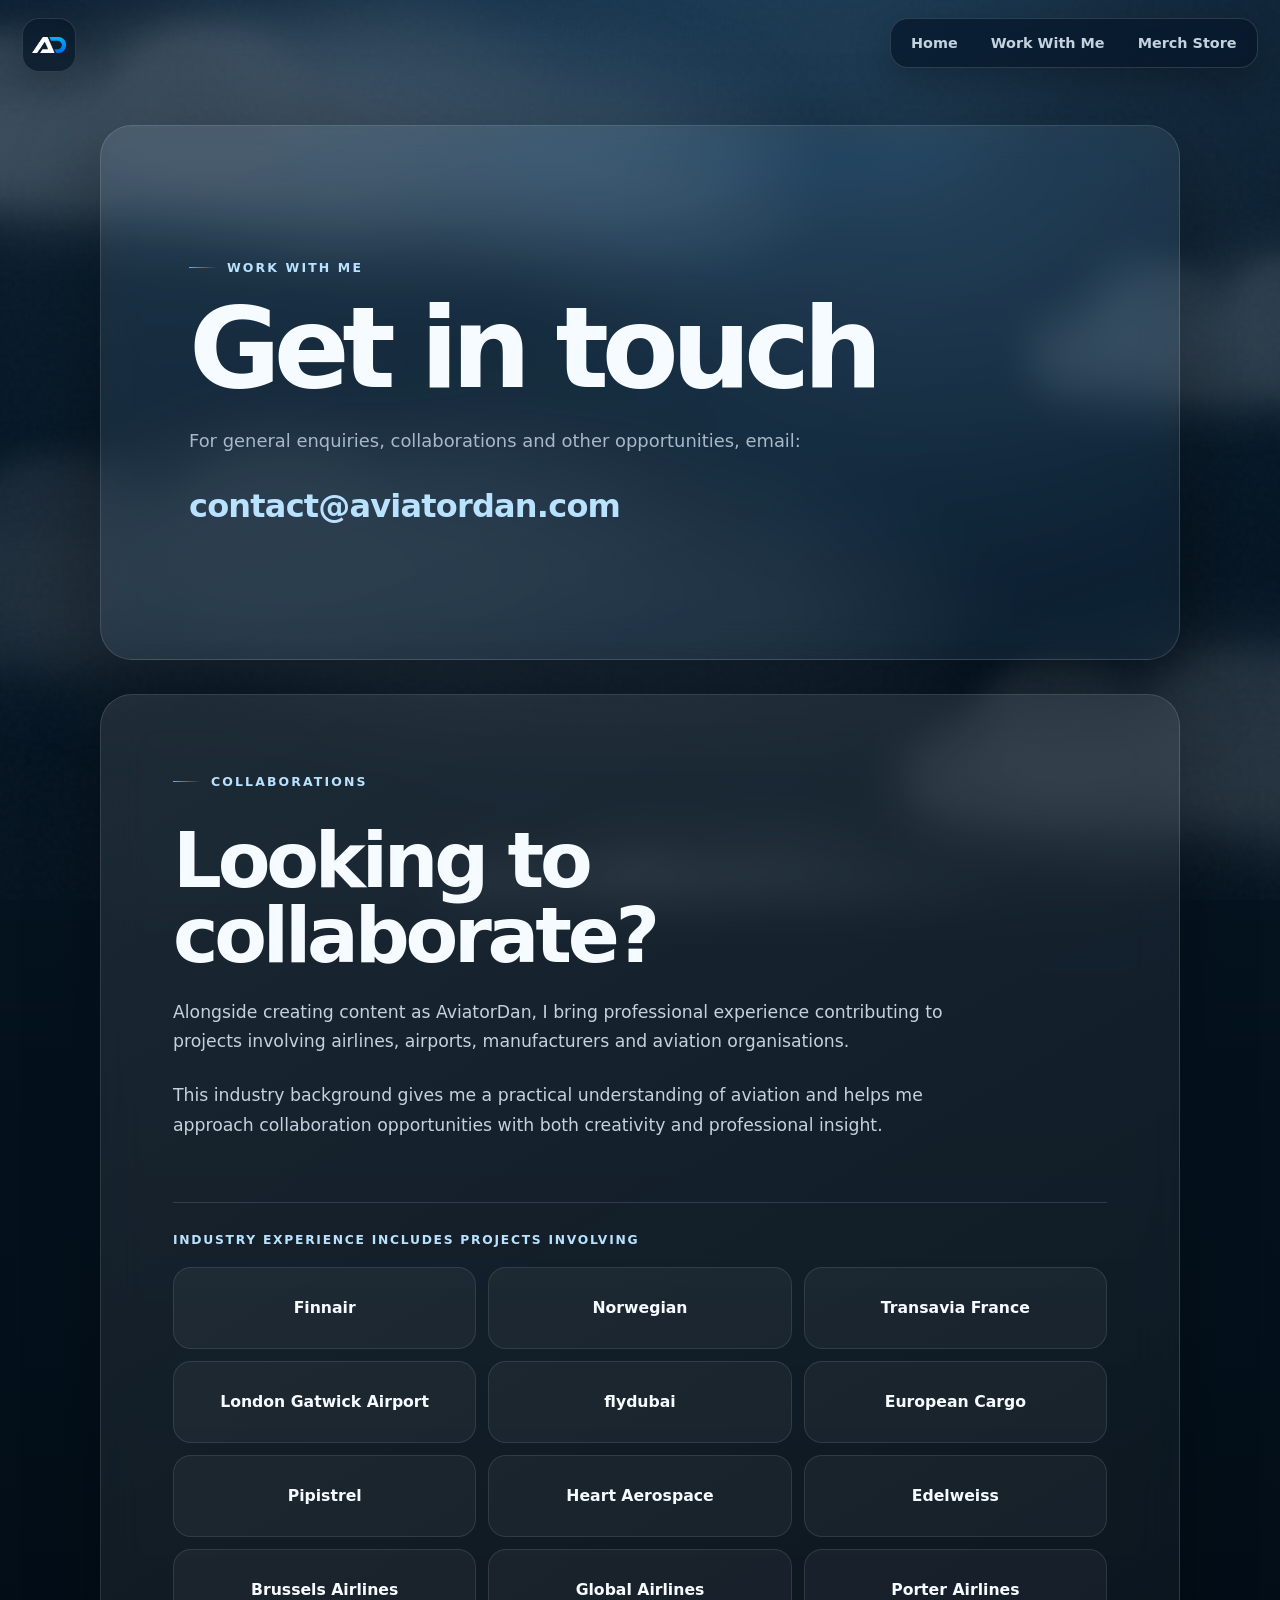
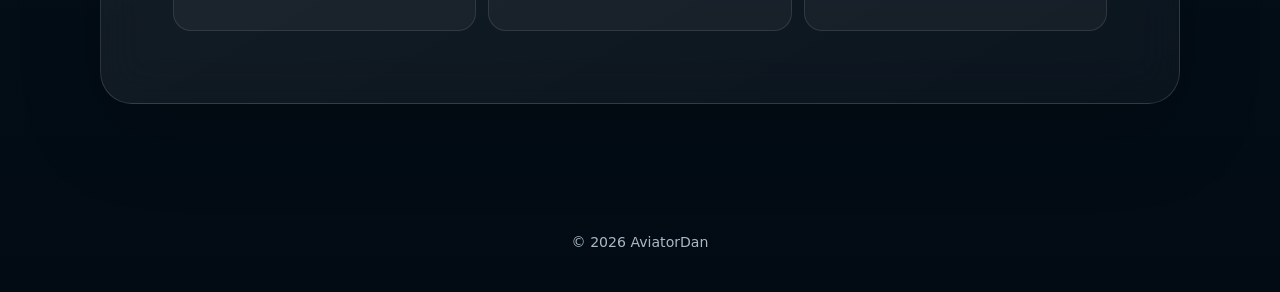
<file: work-with-me/index.html>
<!doctype html>
<html lang="en">
<head>
  <meta charset="utf-8">
  <meta name="viewport" content="width=device-width, initial-scale=1">
  <meta name="description" content="Work with AviatorDan on aviation content, campaigns, events and collaboration opportunities.">
  <meta name="theme-color" content="#051522">
  <title>Work With Me | AviatorDan</title>
  <link rel="icon" href="/assets/images/favicon.png">
  <link rel="manifest" href="site.webmanifest">
  <link rel="stylesheet" href="/assets/css/styles.css?v=1.31">
</head>
<body>
  
<div class="sky" aria-hidden="true">
  <div class="sky-glow"></div>
  <div class="cloud cloud-one" data-depth="0.035"><span></span></div>
  <div class="cloud cloud-two" data-depth="0.07"><span></span></div>
  <div class="cloud cloud-three" data-depth="0.025"><span></span></div>
  <div class="cloud cloud-four" data-depth="0.055"><span></span></div>
  <div class="cloud cloud-five" data-depth="0.085"><span></span></div>
  <div class="sky-grain"></div>
</div>

  
<header class="site-header">
  <nav class="nav-shell" aria-label="Main navigation">
    <a class="header-brand" href="/" aria-label="AviatorDan home">
      <img src="/assets/images/aviatordan-logo.png" alt="">
    </a>

    <div class="desktop-nav" aria-label="Desktop navigation">
      <a href="/">Home</a>
      <a href="/work-with-me/">Work With Me</a>
      <a href="https://shopaviatordan.com" target="_blank" rel="noopener noreferrer">Merch Store</a>
    </div>

    <button class="menu-button" type="button" aria-expanded="false" aria-controls="site-menu">
      <span class="menu-line"></span>
      <span class="menu-line"></span>
      <span class="sr-only">Open menu</span>
    </button>

    <div class="nav-links" id="site-menu">
      <a href="/">Home</a>
      <a href="/work-with-me/">Work With Me</a>
      <a href="https://shopaviatordan.com" target="_blank" rel="noopener noreferrer">Merch Store</a>
    </div>
  </nav>
</header>


  <main class="page-shell contact-wrap">
    <section class="contact-panel reveal">
      <p class="eyebrow">Work With Me</p>
      <h1>Get in touch</h1>
      <p>For general enquiries, collaborations and other opportunities, email:</p>
      <a class="email-link" href="mailto:contact@aviatordan.com">contact@aviatordan.com</a>
    </section>

    <section class="collaboration-panel reveal" aria-labelledby="collaboration-heading">
      <div class="collaboration-copy">
        <p class="eyebrow">Collaborations</p>
        <h2 id="collaboration-heading">Looking to collaborate?</h2>
        <p>Alongside creating content as AviatorDan, I bring professional experience contributing to projects involving airlines, airports, manufacturers and aviation organisations.</p>
        <p>This industry background gives me a practical understanding of aviation and helps me approach collaboration opportunities with both creativity and professional insight.</p>
      </div>

      <div class="experience-block">
        <p class="experience-label">Industry experience includes projects involving</p>
        <ul class="experience-grid" aria-label="Aviation organisations connected to professional industry experience">
          <li>Finnair</li>
          <li>Norwegian</li>
          <li>Transavia France</li>
          <li>London Gatwick Airport</li>
          <li>flydubai</li>
          <li>European Cargo</li>
          <li>Pipistrel</li>
          <li>Heart Aerospace</li>
          <li>Edelweiss</li>
          <li>Brussels Airlines</li>
          <li>Global Airlines</li>
          <li>Porter Airlines</li>
        </ul>
      </div>
    </section>
  </main>

<footer class="site-footer">
  <p class="copyright">© 2026 AviatorDan</p>
</footer>

  <script src="/assets/js/main.js?v=1.31"></script>
</body>
</html>
</file>
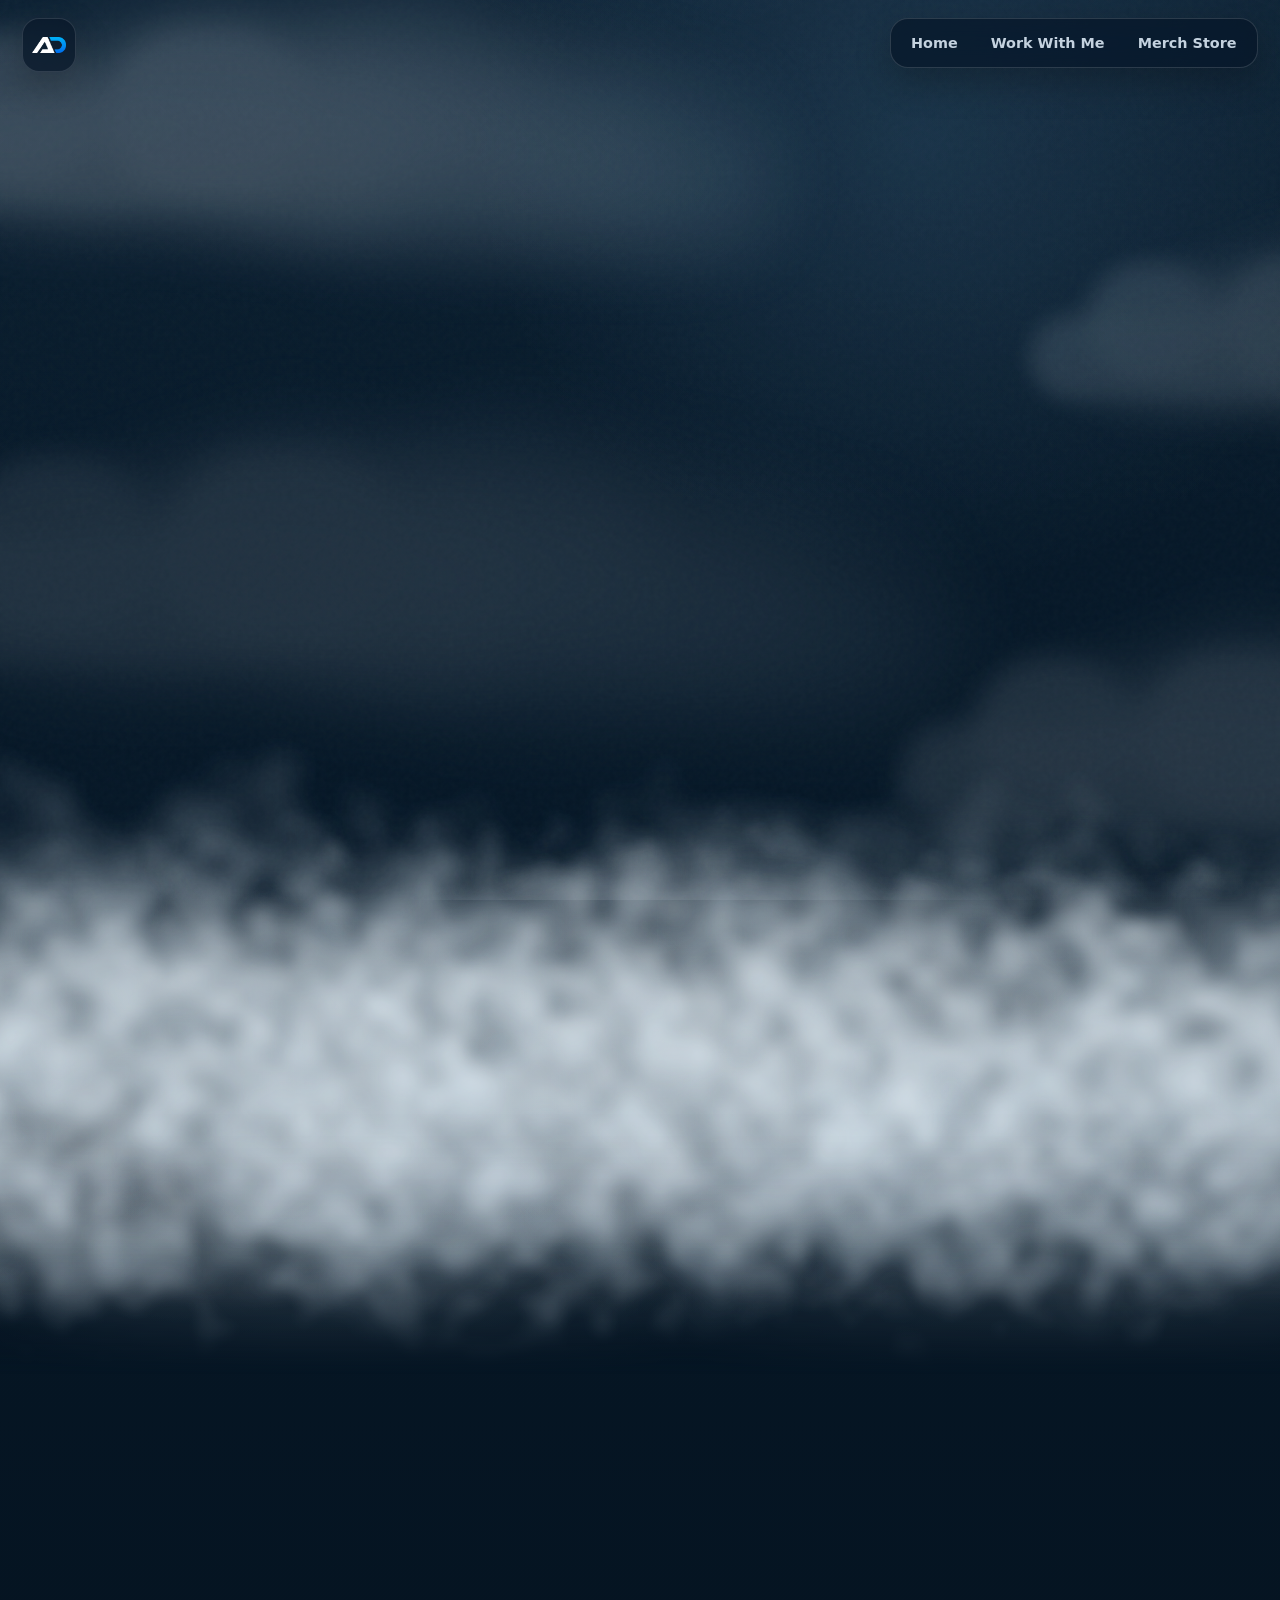
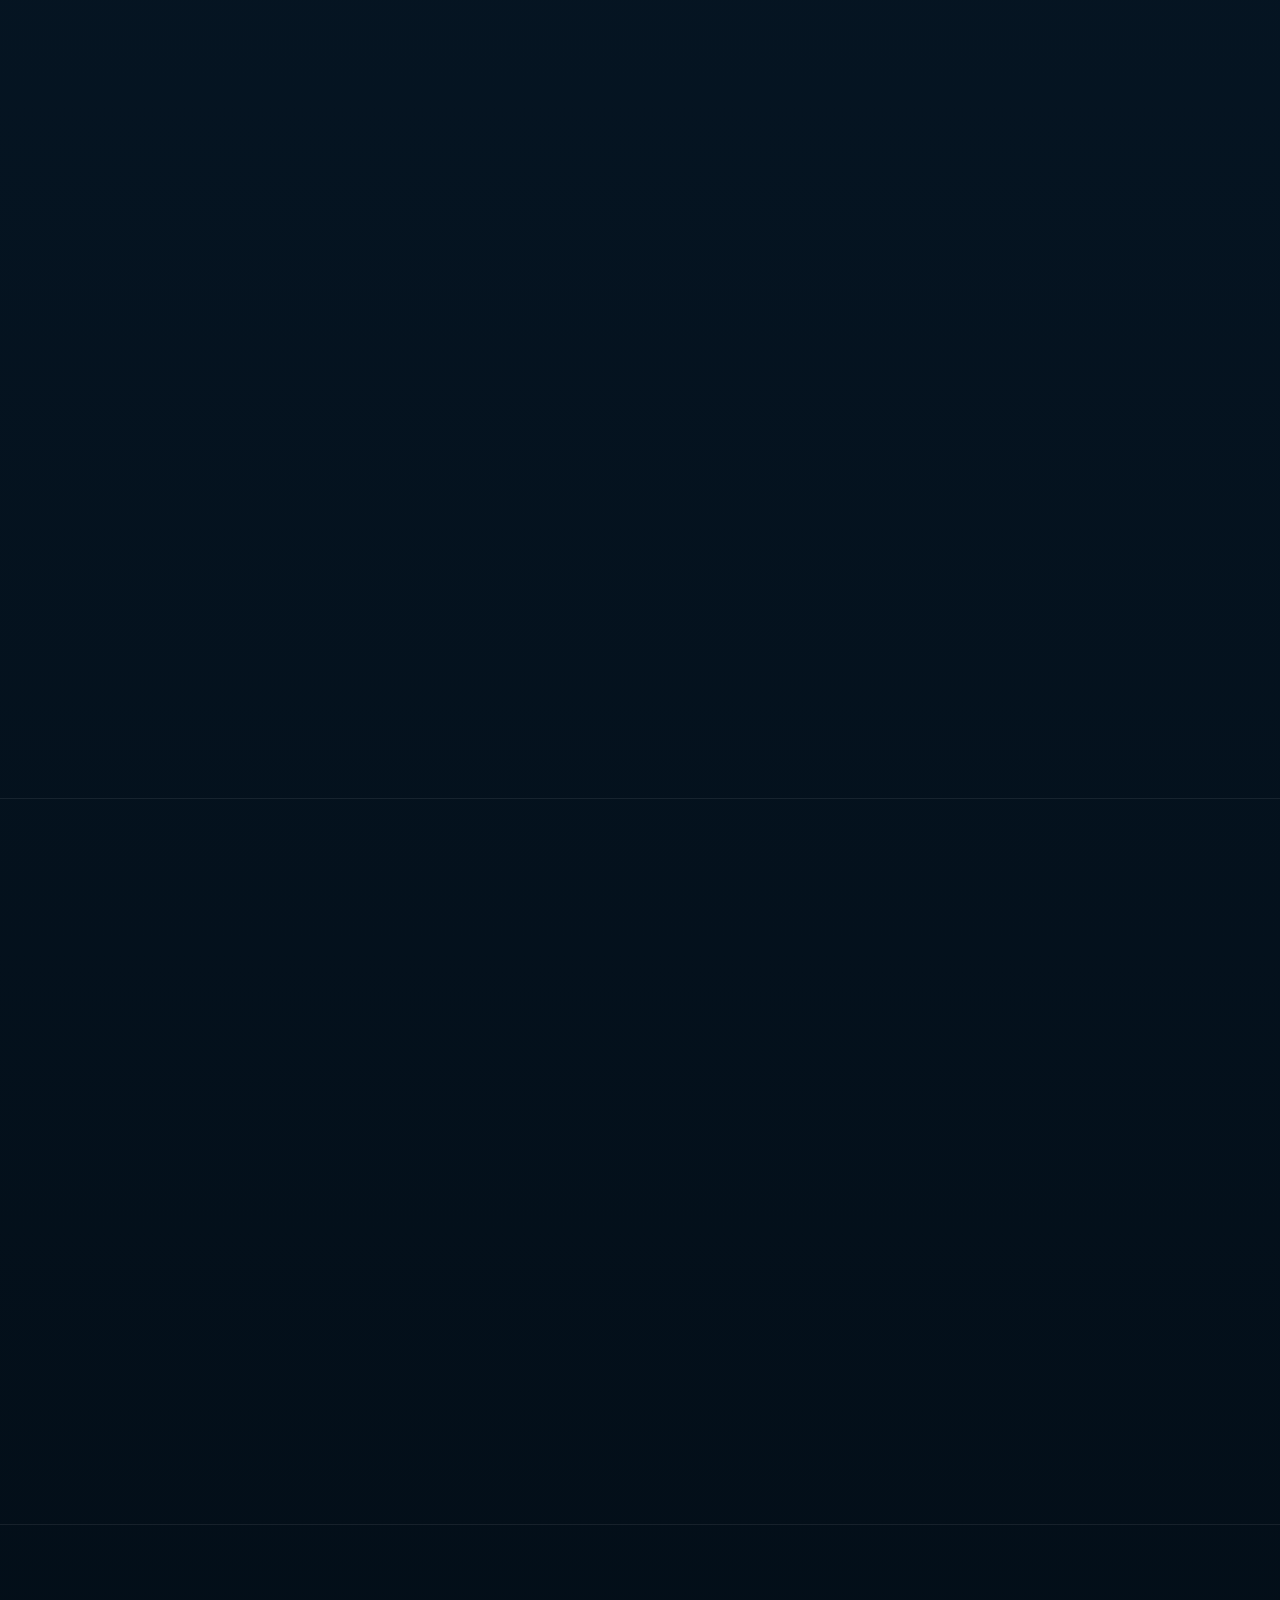
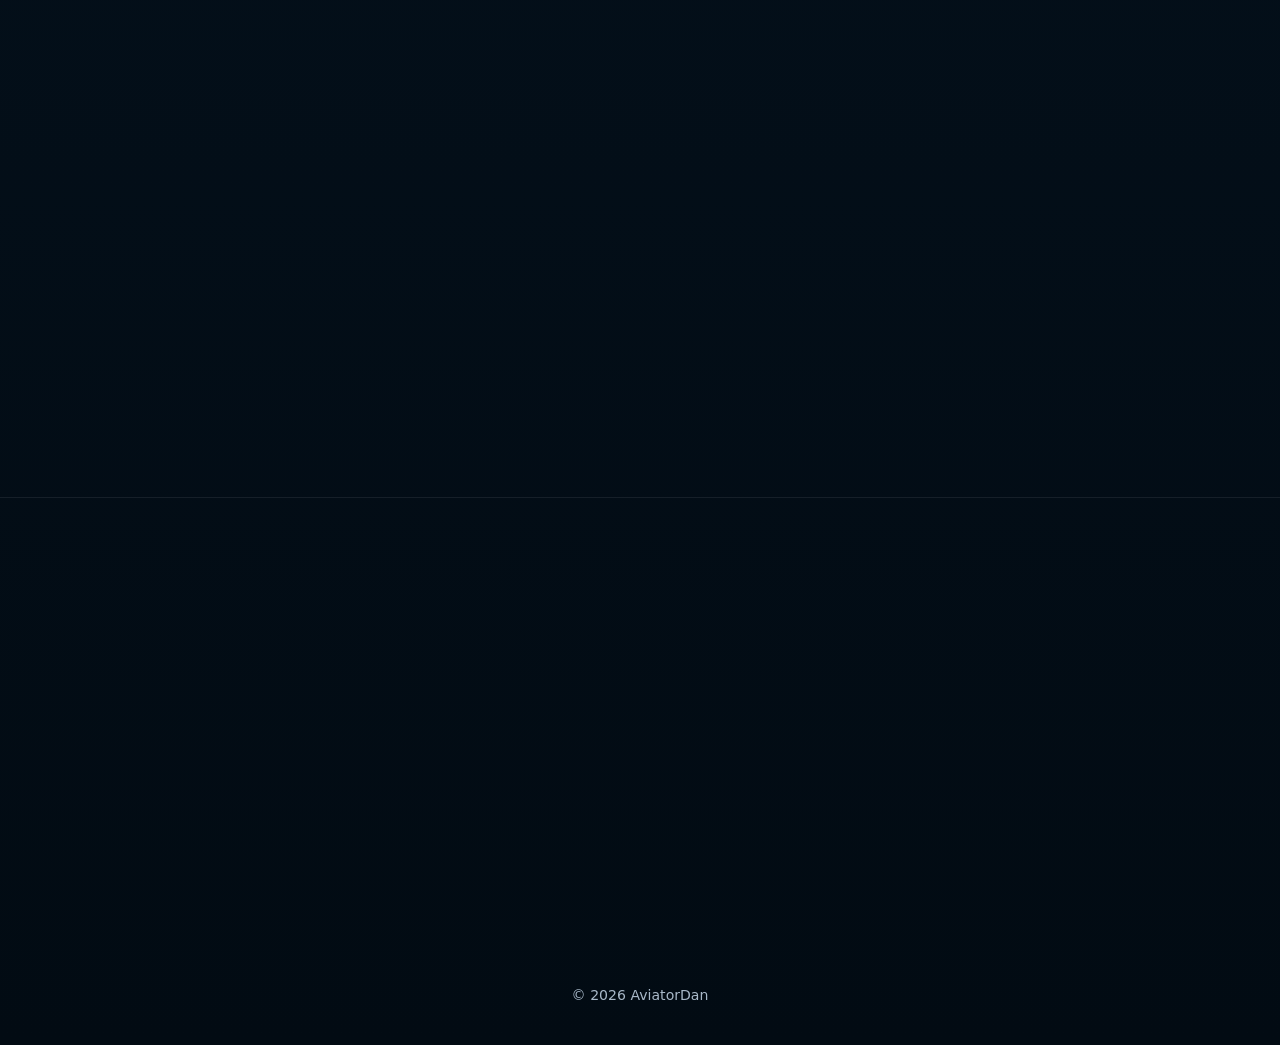
<file: about.html>
<!doctype html>
<html lang="en">
<head>
  <meta charset="utf-8">
  <meta name="viewport" content="width=device-width, initial-scale=1">
  <meta http-equiv="refresh" content="0; url=index.html#about">
  <link rel="canonical" href="https://aviatordan.com/#about">
  <title>About | AviatorDan</title>
</head>
<body>
  <p>The About page is now part of the home page. <a href="/#about">Continue to About</a>.</p>
</body>
</html>
</file>
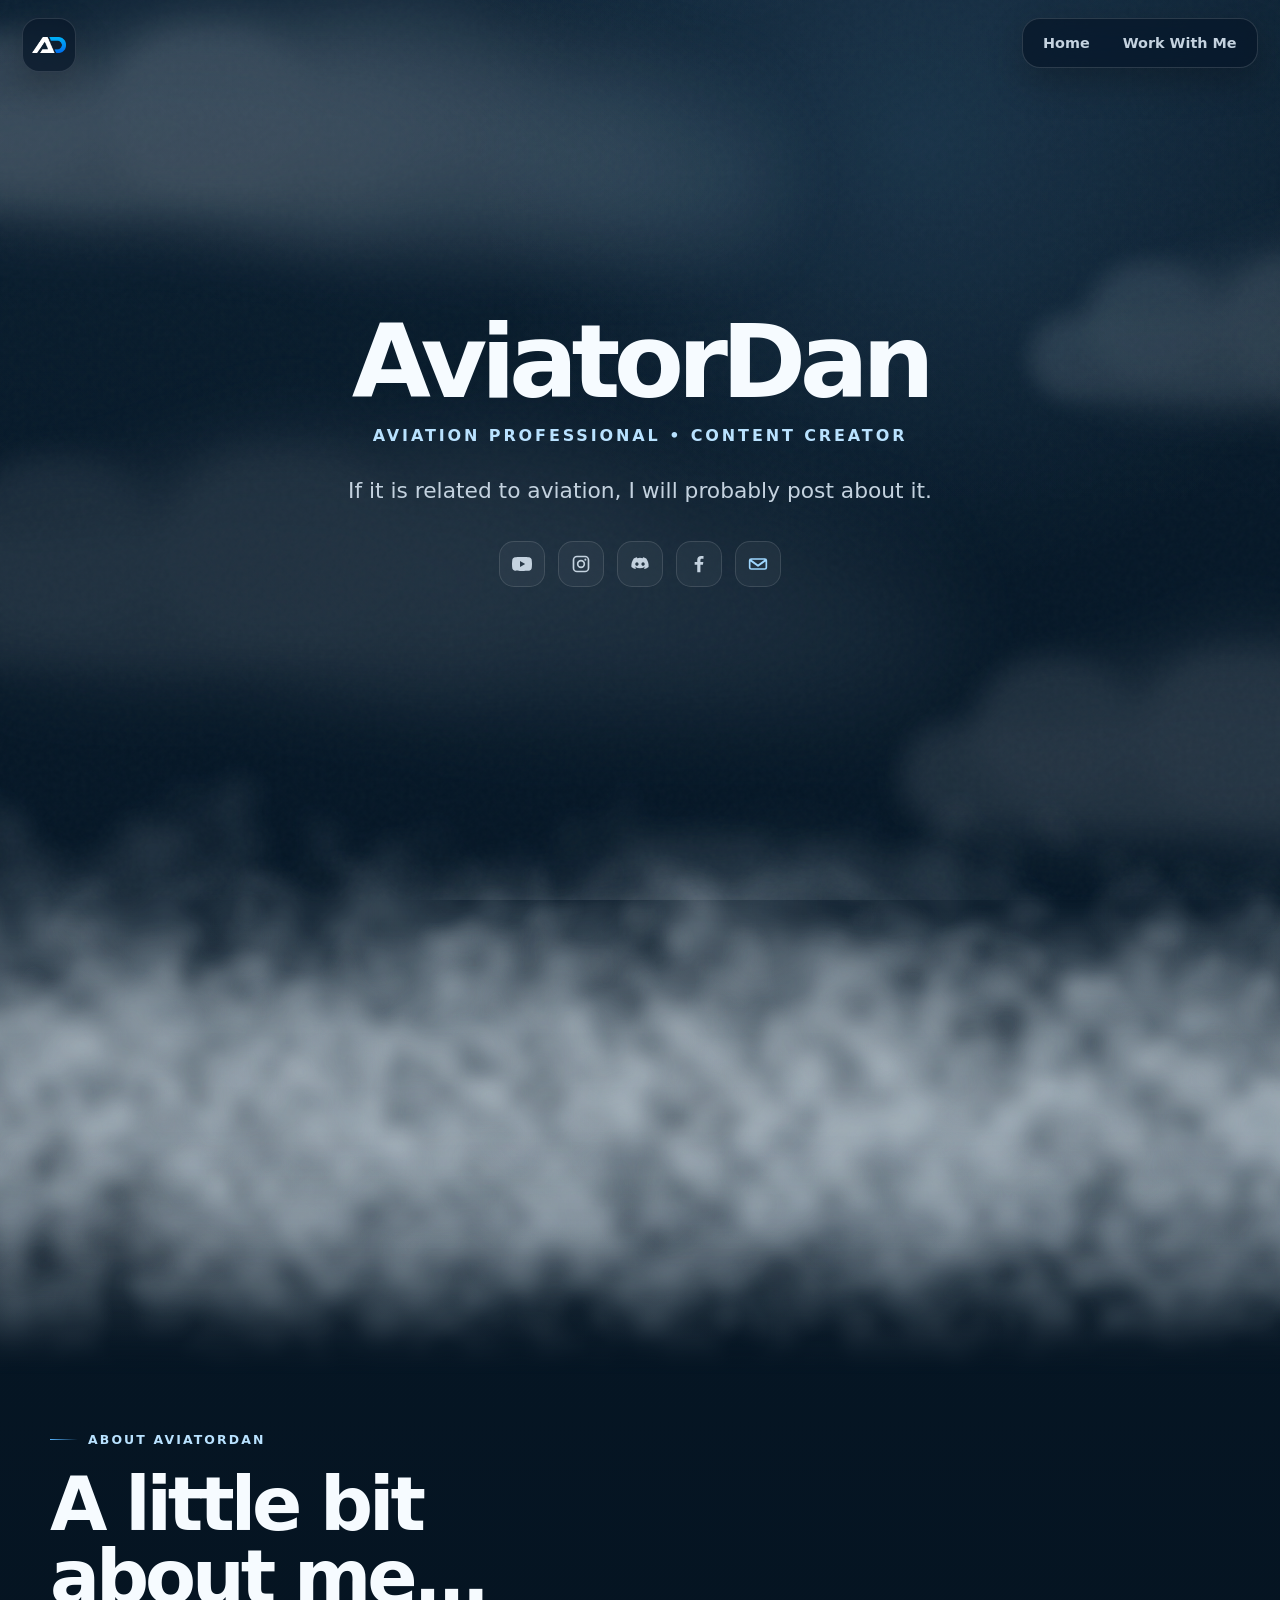
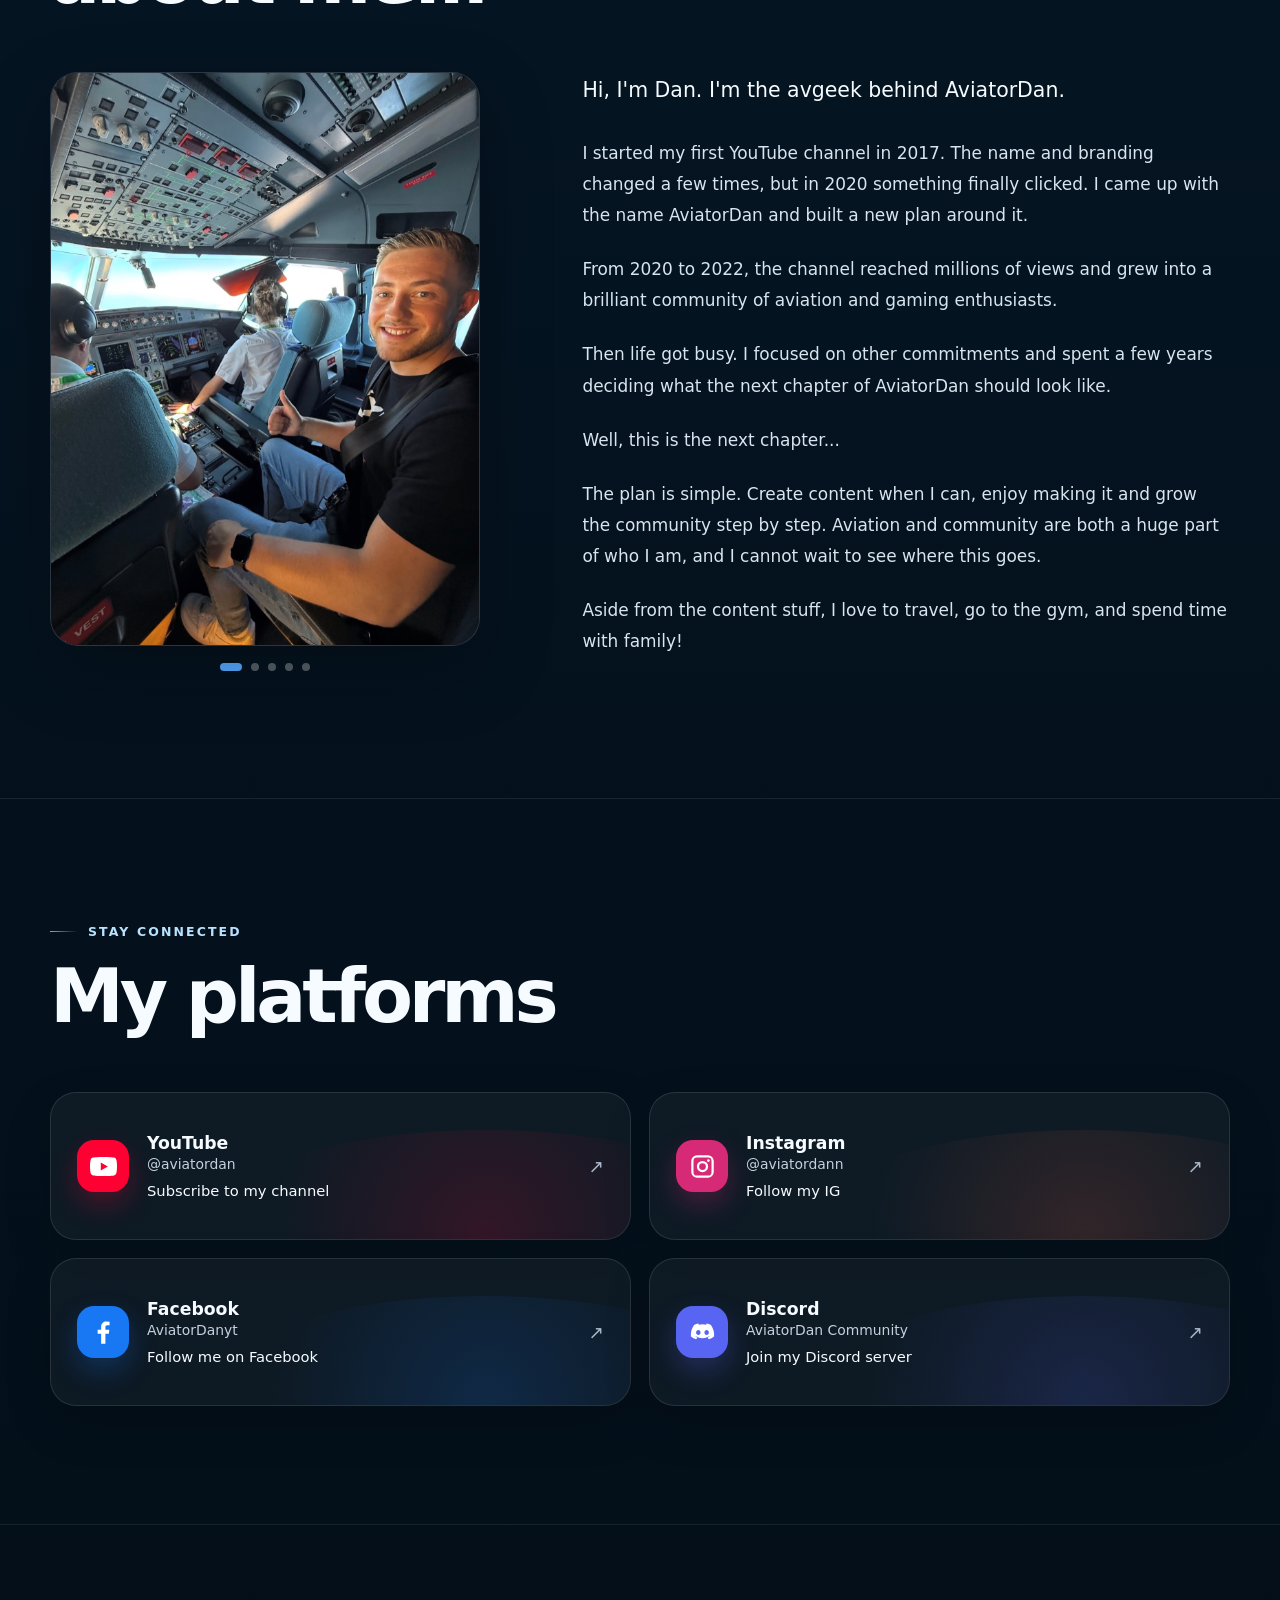
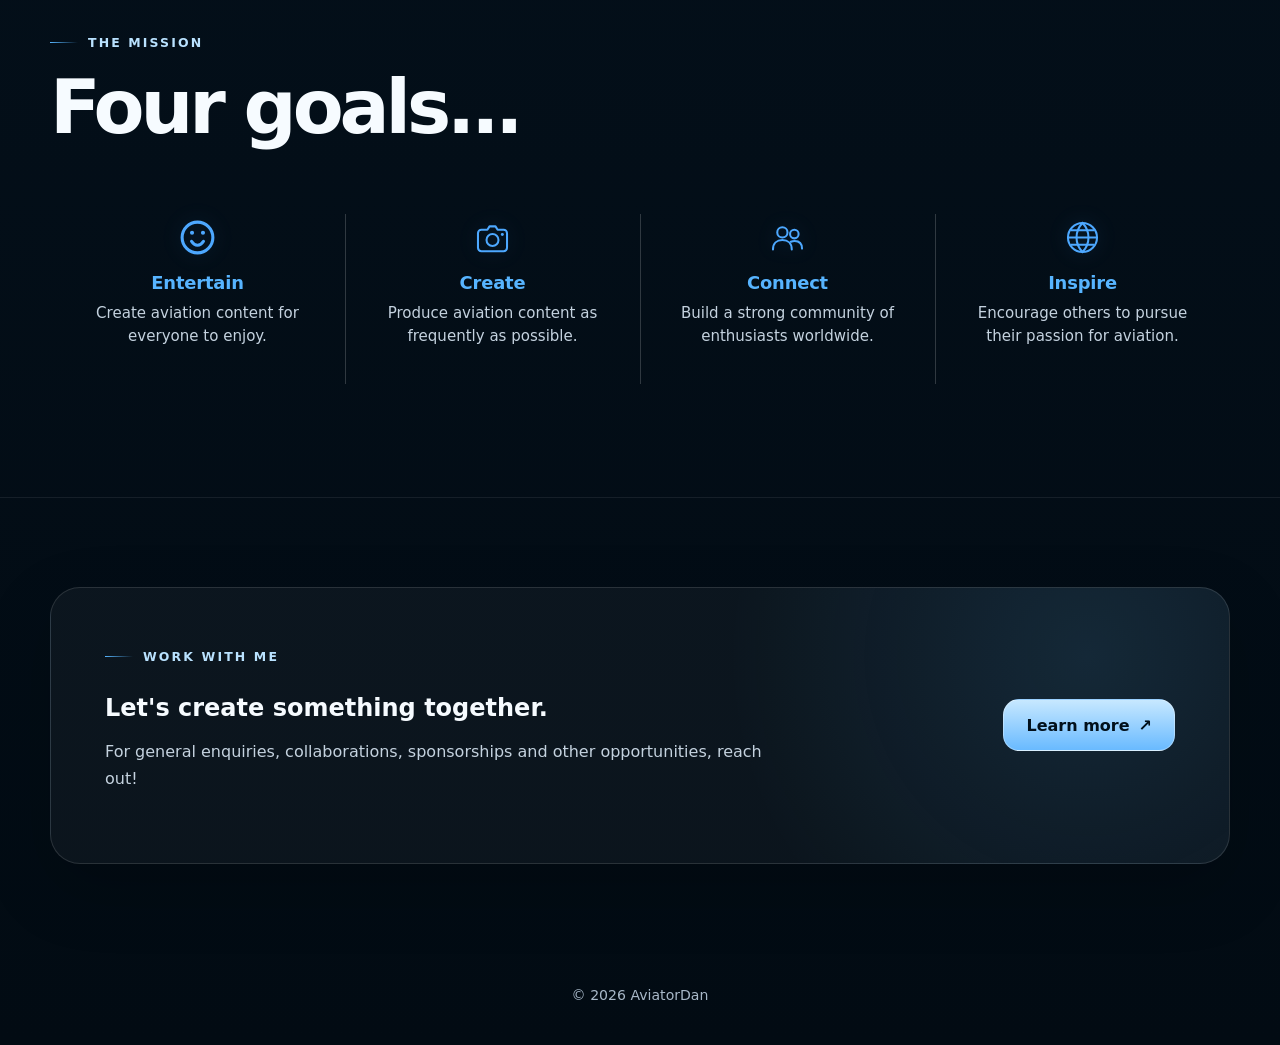
<file: index.full-site.html>
<!doctype html>
<html lang="en">
<head>
  <meta charset="utf-8">
  <meta name="viewport" content="width=device-width, initial-scale=1">
  <meta name="description" content="AviatorDan creates aviation, flight simulation and gaming content for a growing community of aviation enthusiasts.">
  <meta name="theme-color" content="#051522">
  <meta property="og:title" content="AviatorDan | Everything Aviation">
  <meta property="og:description" content="Aviation, flight simulation, gaming and community.">
  <meta property="og:type" content="website">
  <meta property="og:url" content="https://aviatordan.com/">
  <title>AviatorDan | Everything Aviation</title>
  <link rel="icon" href="/assets/images/favicon.png">
  <link rel="manifest" href="site.webmanifest">
  <link rel="stylesheet" href="/assets/css/styles.css?v=1.25">
</head>
<body>
  
<div class="sky" aria-hidden="true">
  <div class="sky-glow"></div>
  <div class="cloud cloud-one" data-depth="0.035"><span></span></div>
  <div class="cloud cloud-two" data-depth="0.07"><span></span></div>
  <div class="cloud cloud-three" data-depth="0.025"><span></span></div>
  <div class="cloud cloud-four" data-depth="0.055"><span></span></div>
  <div class="cloud cloud-five" data-depth="0.085"><span></span></div>
  <div class="sky-grain"></div>
</div>

  
<header class="site-header">
  <nav class="nav-shell" aria-label="Main navigation">
    <a class="header-brand" href="/" aria-label="AviatorDan home">
      <img src="/assets/images/aviatordan-logo.png" alt="">
    </a>

    <div class="desktop-nav" aria-label="Desktop navigation">
      <a href="/">Home</a>
      <a href="/work-with-me/">Work With Me</a>
    </div>

    <button class="menu-button" type="button" aria-expanded="false" aria-controls="site-menu">
      <span class="menu-line"></span>
      <span class="menu-line"></span>
      <span class="sr-only">Open menu</span>
    </button>

    <div class="nav-links" id="site-menu">
      <a href="/">Home</a>
      <a href="/work-with-me/">Work With Me</a>
    </div>
  </nav>
</header>


  <main>
    <section class="hero page-shell">
      <div class="hero-inner reveal">
        <h1 class="hero-name">AviatorDan</h1>
        <p class="hero-role">Aviation Professional <span aria-hidden="true">•</span> Content Creator</p>
        <p class="hero-tagline">If it is related to aviation, I will probably post about it.</p>

        <div class="hero-socials" id="socials" aria-label="Follow AviatorDan">
          <a class="social-link" href="https://www.youtube.com/@aviatordan" target="_blank" rel="noopener noreferrer" aria-label="AviatorDan on YouTube">
            <svg viewBox="0 0 24 24" aria-hidden="true"><path d="M23.5 6.2a3 3 0 0 0-2.1-2.1C19.5 3.6 12 3.6 12 3.6s-7.5 0-9.4.5A3 3 0 0 0 .5 6.2 31 31 0 0 0 0 12a31 31 0 0 0 .5 5.8 3 3 0 0 0 2.1 2.1c1.9.5 9.4.5 9.4.5s7.5 0 9.4-.5a3 3 0 0 0 2.1-2.1A31 31 0 0 0 24 12a31 31 0 0 0-.5-5.8ZM9.6 15.6V8.4l6.2 3.6-6.2 3.6Z"/></svg>
            <span class="sr-only">YouTube</span>
          </a>
          <a class="social-link" href="https://www.instagram.com/aviatordann/" target="_blank" rel="noopener noreferrer" aria-label="AviatorDan on Instagram">
            <svg viewBox="0 0 24 24" aria-hidden="true"><path d="M7.2 2h9.6A5.2 5.2 0 0 1 22 7.2v9.6a5.2 5.2 0 0 1-5.2 5.2H7.2A5.2 5.2 0 0 1 2 16.8V7.2A5.2 5.2 0 0 1 7.2 2Zm-.2 2A3 3 0 0 0 4 7v10a3 3 0 0 0 3 3h10a3 3 0 0 0 3-3V7a3 3 0 0 0-3-3H7Zm10.25 1.5a1.25 1.25 0 1 1 0 2.5 1.25 1.25 0 0 1 0-2.5ZM12 7a5 5 0 1 1 0 10 5 5 0 0 1 0-10Zm0 2a3 3 0 1 0 0 6 3 3 0 0 0 0-6Z"/></svg>
            <span class="sr-only">Instagram</span>
          </a>
          <a class="social-link" href="https://discord.gg/PjyKnzbwFP" target="_blank" rel="noopener noreferrer" aria-label="Join the AviatorDan Discord">
            <svg viewBox="0 0 24 24" aria-hidden="true"><path d="M19.5 5.3A16 16 0 0 0 15.7 4l-.5 1a14 14 0 0 0-6.4 0l-.5-1a16 16 0 0 0-3.8 1.3C2.1 8.8 1.4 12.2 1.7 15.5A15 15 0 0 0 6.4 18l1.1-1.5a10 10 0 0 1-1.8-.9l.4-.3a11.3 11.3 0 0 0 11.8 0l.4.3a10 10 0 0 1-1.8.9l1.1 1.5a15 15 0 0 0 4.7-2.5c.4-3.8-.7-7.1-2.8-10.2ZM8.3 14.2c-1.1 0-2-1-2-2.2s.9-2.2 2-2.2 2 1 2 2.2-.9 2.2-2 2.2Zm7.4 0c-1.1 0-2-1-2-2.2s.9-2.2 2-2.2 2 1 2 2.2-.9 2.2-2 2.2Z"/></svg>
            <span class="sr-only">Discord</span>
          </a>
          <a class="social-link" href="https://www.facebook.com/AviatorDanyt" target="_blank" rel="noopener noreferrer" aria-label="AviatorDan on Facebook">
            <svg viewBox="0 0 24 24" aria-hidden="true"><path d="M13.7 22v-9h3l.5-3.5h-3.5V7.3c0-1 .3-1.7 1.8-1.7h1.9V2.5a25 25 0 0 0-2.8-.2c-2.8 0-4.7 1.7-4.7 4.8v2.4H6.8V13h3.1v9h3.8Z"/></svg>
            <span class="sr-only">Facebook</span>
          </a>

          <a class="social-link social-link-email" href="/work-with-me/" aria-label="Work with AviatorDan">
            <svg viewBox="0 0 24 24" aria-hidden="true"><path d="M3.8 5h16.4A2.8 2.8 0 0 1 23 7.8v8.4a2.8 2.8 0 0 1-2.8 2.8H3.8A2.8 2.8 0 0 1 1 16.2V7.8A2.8 2.8 0 0 1 3.8 5Zm.4 2 7.8 5.6L19.8 7H4.2Zm16.8 2.1-8.4 6a1 1 0 0 1-1.2 0L3 9.1v7.1c0 .4.4.8.8.8h16.4c.4 0 .8-.4.8-.8V9.1Z"/></svg>
            <span class="sr-only">Work With Me</span>
          </a>

        </div>
      </div>
    </section>


    <div class="cloud-reveal" aria-hidden="true">
      <div class="cloud-haze"></div>
      <div class="cloud-bank cloud-bank-back"></div>
      <div class="cloud-bank cloud-bank-middle"></div>
      <div class="cloud-bank cloud-bank-front"></div>
      <div class="cloud-wisp cloud-wisp-one"></div>
      <div class="cloud-wisp cloud-wisp-two"></div>
      <div class="cloud-fade"></div>
    </div>

    <section class="section" id="about">
      <div class="page-shell">
        <div class="section-heading reveal">
          <p class="eyebrow">About AviatorDan</p>
          <h2>A little bit about me...</h2>
        </div>

        <div class="about-layout">
          <aside class="creator-visual reveal">
            <div class="about-slideshow" data-about-slideshow aria-label="AviatorDan photo slideshow">
              <div class="about-slides" data-slides>
                <figure class="about-slide is-active">
                  <img src="/assets/images/about-slideshow/about-slide-1.jpg" alt="AviatorDan seated inside an aircraft cockpit">
                </figure>
                <figure class="about-slide">
                  <img src="/assets/images/about-slideshow/about-slide-2.jpg" alt="AviatorDan standing beside a large aircraft engine">
                </figure>
                <figure class="about-slide">
                  <img src="/assets/images/about-slideshow/about-slide-3.jpg" alt="AviatorDan standing in front of an Edelweiss aircraft">
                </figure>
                <figure class="about-slide">
                  <img src="/assets/images/about-slideshow/about-slide-4.jpg" alt="AviatorDan working beside an aircraft on the apron">
                </figure>
                <figure class="about-slide">
                  <img src="/assets/images/about-slideshow/about-slide-5.jpg" alt="AviatorDan standing beside an aircraft doorway">
                </figure>
              </div>

              <div class="about-slide-dots" role="tablist" aria-label="Choose a slideshow image">
                <button class="about-slide-dot is-active" type="button" role="tab" aria-selected="true" aria-label="Show image 1" data-slide-index="0"></button>
                <button class="about-slide-dot" type="button" role="tab" aria-selected="false" aria-label="Show image 2" data-slide-index="1"></button>
                <button class="about-slide-dot" type="button" role="tab" aria-selected="false" aria-label="Show image 3" data-slide-index="2"></button>
                <button class="about-slide-dot" type="button" role="tab" aria-selected="false" aria-label="Show image 4" data-slide-index="3"></button>
                <button class="about-slide-dot" type="button" role="tab" aria-selected="false" aria-label="Show image 5" data-slide-index="4"></button>
              </div>
            </div>
          </aside>

          <div class="story reveal">
            <p>Hi, I'm Dan. I'm the avgeek behind AviatorDan.</p>

            <p>I started my first YouTube channel in 2017. The name and branding changed a few times, but in 2020 something finally clicked. I came up with the name AviatorDan and built a new plan around it.</p>

            <p>From 2020 to 2022, the channel reached millions of views and grew into a brilliant community of aviation and gaming enthusiasts.</p>

            <p>Then life got busy. I focused on other commitments and spent a few years deciding what the next chapter of AviatorDan should look like.</p>

            <p>Well, this is the next chapter...</p>

            <p>The plan is simple. Create content when I can, enjoy making it and grow the community step by step. Aviation and community are both a huge part of who I am, and I cannot wait to see where this goes.</p>

            <p>Aside from the content stuff, I love to travel, go to the gym, and spend time with family!</p>
          </div>
        </div>
      </div>
    </section>


    <section class="section section-border platforms-section" id="platforms">
      <div class="page-shell">
        <div class="section-heading reveal">
          <p class="eyebrow">Stay connected</p>
          <h2>My platforms</h2>
        </div>

        <div class="platform-grid">
          <a class="platform-card platform-youtube reveal" href="https://www.youtube.com/@aviatordan" target="_blank" rel="noopener noreferrer">
            <span class="platform-icon">
              <svg viewBox="0 0 24 24" aria-hidden="true"><path d="M23.5 6.2a3 3 0 0 0-2.1-2.1C19.5 3.6 12 3.6 12 3.6s-7.5 0-9.4.5A3 3 0 0 0 .5 6.2 31 31 0 0 0 0 12a31 31 0 0 0 .5 5.8 3 3 0 0 0 2.1 2.1c1.9.5 9.4.5 9.4.5s7.5 0 9.4-.5a3 3 0 0 0 2.1-2.1A31 31 0 0 0 24 12a31 31 0 0 0-.5-5.8ZM9.6 15.6V8.4l6.2 3.6-6.2 3.6Z"/></svg>
            </span>
            <span class="platform-copy">
              <strong>YouTube</strong>
              <span>@aviatordan</span>
              <small>Subscribe to my channel</small>
            </span>
            <span class="platform-arrow" aria-hidden="true">↗</span>
          </a>

          <a class="platform-card platform-instagram reveal" href="https://www.instagram.com/aviatordann/" target="_blank" rel="noopener noreferrer">
            <span class="platform-icon">
              <svg viewBox="0 0 24 24" aria-hidden="true"><path d="M7.2 2h9.6A5.2 5.2 0 0 1 22 7.2v9.6a5.2 5.2 0 0 1-5.2 5.2H7.2A5.2 5.2 0 0 1 2 16.8V7.2A5.2 5.2 0 0 1 7.2 2Zm-.2 2A3 3 0 0 0 4 7v10a3 3 0 0 0 3 3h10a3 3 0 0 0 3-3V7a3 3 0 0 0-3-3H7Zm10.25 1.5a1.25 1.25 0 1 1 0 2.5 1.25 1.25 0 0 1 0-2.5ZM12 7a5 5 0 1 1 0 10 5 5 0 0 1 0-10Zm0 2a3 3 0 1 0 0 6 3 3 0 0 0 0-6Z"/></svg>
            </span>
            <span class="platform-copy">
              <strong>Instagram</strong>
              <span>@aviatordann</span>
              <small>Follow my IG</small>
            </span>
            <span class="platform-arrow" aria-hidden="true">↗</span>
          </a>

          <a class="platform-card platform-facebook reveal" href="https://www.facebook.com/AviatorDanyt" target="_blank" rel="noopener noreferrer">
            <span class="platform-icon">
              <svg viewBox="0 0 24 24" aria-hidden="true"><path d="M13.7 22v-9h3l.5-3.5h-3.5V7.3c0-1 .3-1.7 1.8-1.7h1.9V2.5a25 25 0 0 0-2.8-.2c-2.8 0-4.7 1.7-4.7 4.8v2.4H6.8V13h3.1v9h3.8Z"/></svg>
            </span>
            <span class="platform-copy">
              <strong>Facebook</strong>
              <span>AviatorDanyt</span>
              <small>Follow me on Facebook</small>
            </span>
            <span class="platform-arrow" aria-hidden="true">↗</span>
          </a>

          <a class="platform-card platform-discord reveal" href="https://discord.gg/PjyKnzbwFP" target="_blank" rel="noopener noreferrer">
            <span class="platform-icon">
              <svg viewBox="0 0 24 24" aria-hidden="true"><path d="M19.5 5.3A16 16 0 0 0 15.7 4l-.5 1a14 14 0 0 0-6.4 0l-.5-1a16 16 0 0 0-3.8 1.3C2.1 8.8 1.4 12.2 1.7 15.5A15 15 0 0 0 6.4 18l1.1-1.5a10 10 0 0 1-1.8-.9l.4-.3a11.3 11.3 0 0 0 11.8 0l.4.3a10 10 0 0 1-1.8.9l1.1 1.5a15 15 0 0 0 4.7-2.5c.4-3.8-.7-7.1-2.8-10.2ZM8.3 14.2c-1.1 0-2-1-2-2.2s.9-2.2 2-2.2 2 1 2 2.2-.9 2.2-2 2.2Zm7.4 0c-1.1 0-2-1-2-2.2s.9-2.2 2-2.2 2 1 2 2.2-.9 2.2-2 2.2Z"/></svg>
            </span>
            <span class="platform-copy">
              <strong>Discord</strong>
              <span>AviatorDan Community</span>
              <small>Join my Discord server</small>
            </span>
            <span class="platform-arrow" aria-hidden="true">↗</span>
          </a>
        </div>
      </div>
    </section>


    <section class="section section-border mission-section">
      <div class="page-shell">
        <div class="section-heading reveal">
          <p class="eyebrow">The mission</p>
          <h2>Four goals...</h2>
        </div>

        <div class="mission-list">
          <article class="mission-item reveal">
            <span class="mission-icon" aria-hidden="true">
              <svg viewBox="0 0 24 24" fill="none">
                <circle cx="12" cy="12" r="9" stroke="currentColor" stroke-width="1.8"/>
                <path d="M8.5 14.2c.9 1.5 2 2.3 3.5 2.3s2.6-.8 3.5-2.3" stroke="currentColor" stroke-width="1.8" stroke-linecap="round"/>
                <path d="M8.8 9.2h.01M15.2 9.2h.01" stroke="currentColor" stroke-width="2.4" stroke-linecap="round"/>
              </svg>
            </span>
            <h3>Entertain</h3>
            <p>Create aviation content for everyone to enjoy.</p>
          </article>

          <article class="mission-item reveal">
            <span class="mission-icon" aria-hidden="true">
              <svg viewBox="0 0 48 48" fill="none">
                <path d="M11 15h7l2.5-4h7L30 15h7a4 4 0 0 1 4 4v17a4 4 0 0 1-4 4H11a4 4 0 0 1-4-4V19a4 4 0 0 1 4-4Z" stroke="currentColor" stroke-width="2.4" stroke-linejoin="round"/>
                <circle cx="24" cy="27" r="7" stroke="currentColor" stroke-width="2.4"/>
                <path d="M35.5 20.5h.01" stroke="currentColor" stroke-width="3.5" stroke-linecap="round"/>
              </svg>
            </span>
            <h3>Create</h3>
            <p>Produce aviation content as frequently as possible.</p>
          </article>

          <article class="mission-item reveal">
            <span class="mission-icon" aria-hidden="true">
              <svg viewBox="0 0 48 48" fill="none">
                <circle cx="18" cy="18" r="6" stroke="currentColor" stroke-width="2.4"/>
                <circle cx="32" cy="20" r="5" stroke="currentColor" stroke-width="2.4"/>
                <path d="M7 38c0-7 4.6-11 11-11s11 4 11 11" stroke="currentColor" stroke-width="2.4" stroke-linecap="round"/>
                <path d="M28 29c1.3-.7 2.8-1 4.4-1 5.5 0 8.6 3.5 8.6 9" stroke="currentColor" stroke-width="2.4" stroke-linecap="round"/>
              </svg>
            </span>
            <h3>Connect</h3>
            <p>Build a strong community of enthusiasts worldwide.</p>
          </article>

          <article class="mission-item reveal">
            <span class="mission-icon" aria-hidden="true">
              <svg viewBox="0 0 48 48" fill="none">
                <circle cx="24" cy="24" r="17" stroke="currentColor" stroke-width="2.4"/>
                <path d="M7.5 24h33M24 7c4.6 4.7 7 10.4 7 17s-2.4 12.3-7 17c-4.6-4.7-7-10.4-7-17S19.4 11.7 24 7Z" stroke="currentColor" stroke-width="2.4"/>
                <path d="M10.5 15.5h27M10.5 32.5h27" stroke="currentColor" stroke-width="2.4"/>
              </svg>
            </span>
            <h3>Inspire</h3>
            <p>Encourage others to pursue their passion for aviation.</p>
          </article>
        </div>
      </div>
    </section>


    <section class="section section-border work-cta-section">
      <div class="page-shell">
        <div class="work-cta reveal">
          <div>
            <p class="eyebrow">Work With Me</p>
            <h2>Let's create something together.</h2>
            <p>For general enquiries, collaborations, sponsorships and other opportunities, reach out!</p>
          </div>
          <a class="button button-primary" href="/work-with-me/">Learn more <span aria-hidden="true">↗</span></a>
        </div>
      </div>
    </section>

  </main>

<footer class="site-footer">
  <p class="copyright">© 2026 AviatorDan</p>
</footer>

  <script src="/assets/js/main.js?v=1.25"></script>
</body>
</html>
</file>
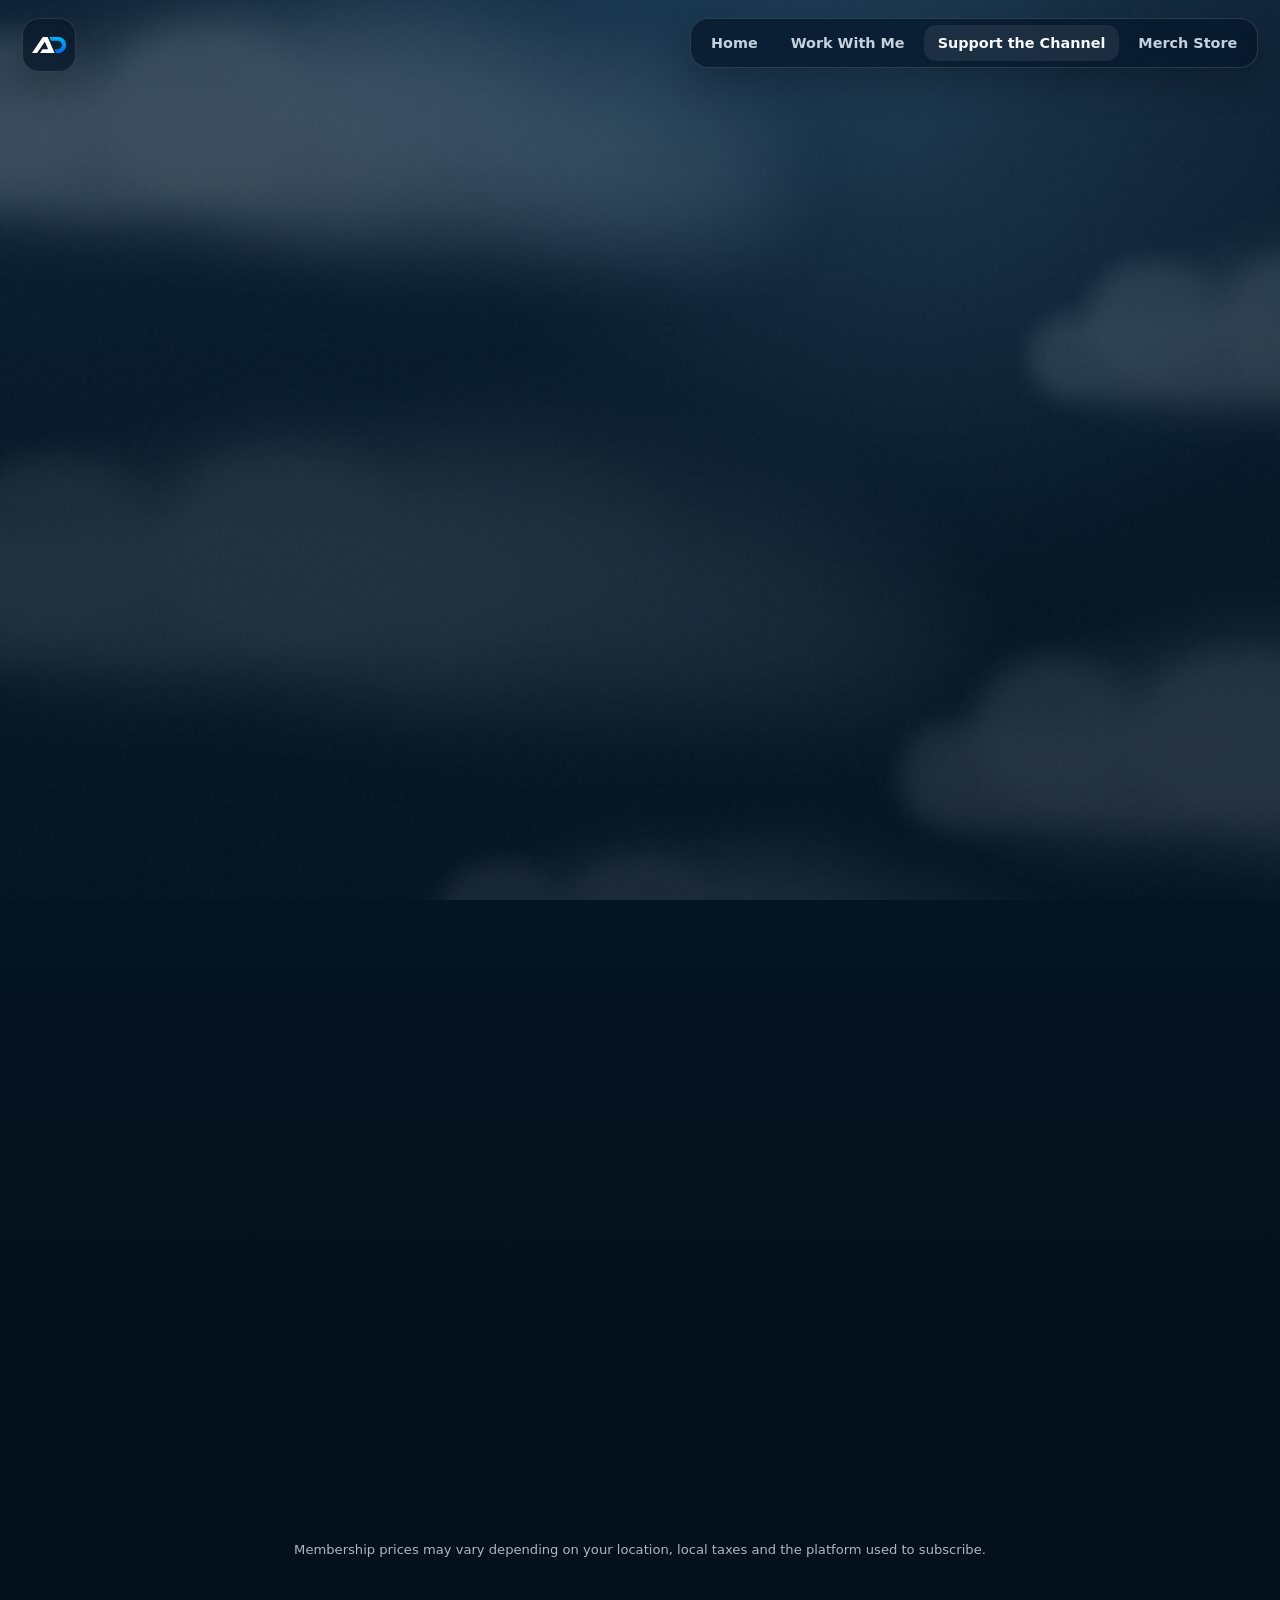
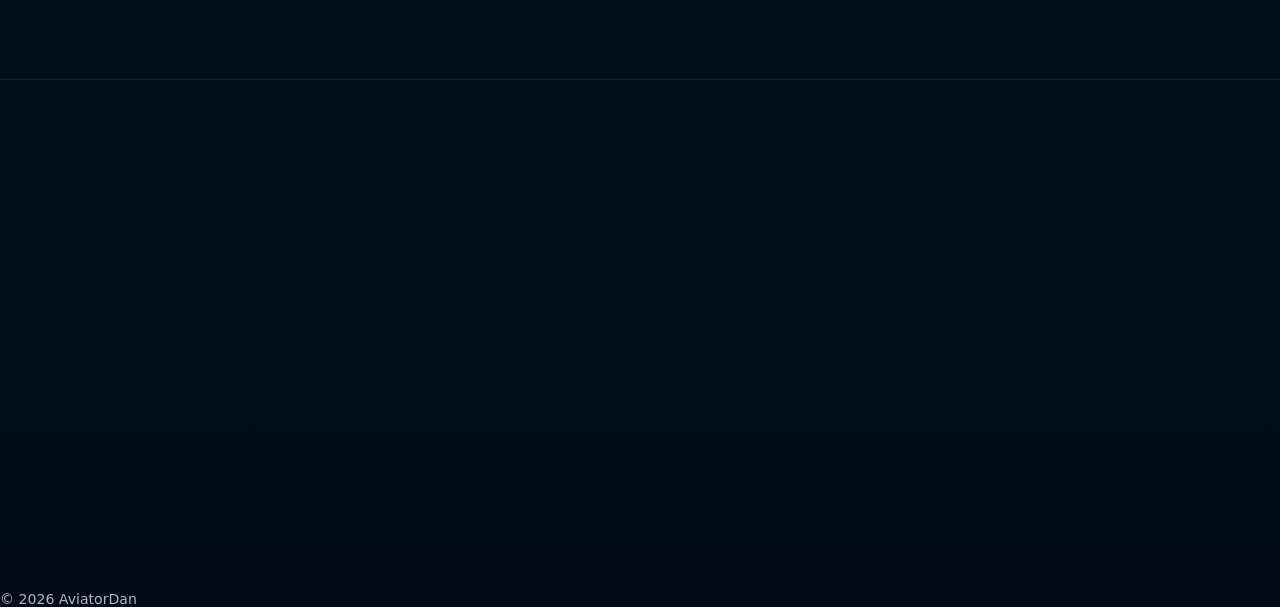
<file: support-the-channel.html>
<!doctype html><html lang="en"><head><meta charset="utf-8"><meta http-equiv="refresh" content="0; url=/support-the-channel/"><link rel="canonical" href="https://aviatordan.com/support-the-channel/"><title>Redirecting...</title></head><body><p><a href="/support-the-channel/">Continue to Support the Channel</a></p></body></html>
</file>
<file: assets/css/styles.css>
:root {
  --ink: #f6fbff;
  --muted: #a8b8c8;
  --muted-strong: #c4d2df;
  --blue: #57b5ff;
  --blue-light: #b9e2ff;
  --navy-950: #020b13;
  --navy-900: #051522;
  --navy-850: #0a2234;
  --line: rgba(255, 255, 255, 0.13);
  --glass: rgba(7, 24, 39, 0.62);
  --glass-light: rgba(255, 255, 255, 0.075);
  --page: min(1180px, calc(100% - 40px));
  --shadow: 0 28px 90px rgba(0, 0, 0, 0.34);
}

* {
  box-sizing: border-box;
}

html {
  scroll-behavior: smooth;
  scroll-padding-top: 110px;
}

body {
  margin: 0;
  min-height: 100vh;
  overflow-x: hidden;
  color: var(--ink);
  font-family: Inter, ui-sans-serif, system-ui, -apple-system, BlinkMacSystemFont, "Segoe UI", sans-serif;
  background:
    radial-gradient(circle at 50% -12%, rgba(66, 150, 218, 0.23), transparent 34rem),
    linear-gradient(180deg, #071a2b 0%, var(--navy-950) 100%);
}

body.menu-open {
  overflow: hidden;
}

a {
  color: inherit;
  text-decoration: none;
}

img {
  display: block;
  max-width: 100%;
}

button {
  font: inherit;
}

::selection {
  color: #02101b;
  background: var(--blue-light);
}

:focus-visible {
  outline: 3px solid var(--blue-light);
  outline-offset: 4px;
}

.sr-only {
  position: absolute;
  width: 1px;
  height: 1px;
  padding: 0;
  margin: -1px;
  overflow: hidden;
  clip: rect(0, 0, 0, 0);
  white-space: nowrap;
  border: 0;
}

.page-shell {
  width: var(--page);
  margin: 0 auto;
}

.sky {
  position: fixed;
  inset: 0;
  z-index: -3;
  overflow: hidden;
  pointer-events: none;
}

.sky-glow {
  position: absolute;
  inset: 0;
  background:
    radial-gradient(circle at 72% 16%, rgba(130, 197, 247, 0.12), transparent 28rem),
    linear-gradient(180deg, rgba(142, 202, 246, 0.045), transparent 58%);
}

.sky-grain {
  position: absolute;
  inset: 0;
  opacity: 0.17;
  background-image: url("data:image/svg+xml,%3Csvg viewBox='0 0 180 180' xmlns='http://www.w3.org/2000/svg'%3E%3Cfilter id='n'%3E%3CfeTurbulence type='fractalNoise' baseFrequency='.9' numOctaves='3' stitchTiles='stitch'/%3E%3C/filter%3E%3Crect width='100%25' height='100%25' filter='url(%23n)' opacity='.16'/%3E%3C/svg%3E");
  mix-blend-mode: soft-light;
}

.cloud {
  position: absolute;
  width: 540px;
  height: 210px;
  opacity: 0.22;
  filter: blur(13px);
  will-change: transform;
}

.cloud span,
.cloud::before,
.cloud::after {
  content: "";
  position: absolute;
  border-radius: 999px;
  background: rgba(236, 247, 255, 0.75);
  box-shadow:
    74px 10px 62px rgba(237, 248, 255, 0.55),
    172px -25px 70px rgba(224, 242, 255, 0.52),
    288px 10px 78px rgba(222, 241, 255, 0.46),
    396px 38px 72px rgba(214, 237, 255, 0.35);
}

.cloud span {
  left: 40px;
  bottom: 36px;
  width: 410px;
  height: 96px;
}

.cloud::before {
  left: 105px;
  bottom: 60px;
  width: 150px;
  height: 132px;
}

.cloud::after {
  left: 258px;
  bottom: 48px;
  width: 184px;
  height: 150px;
}

.cloud-one {
  top: 3%;
  left: -12%;
  transform: scale(1.15);
}

.cloud-two {
  top: 26%;
  right: -17%;
  opacity: 0.16;
  transform: scale(0.88);
}

.cloud-three {
  top: 52%;
  left: -8%;
  opacity: 0.12;
  transform: scale(1.35);
}

.cloud-four {
  top: 72%;
  right: -10%;
  opacity: 0.14;
  transform: scale(1.1);
}

.cloud-five {
  top: 92%;
  left: 22%;
  opacity: 0.10;
  transform: scale(0.82);
}


.site-header {
  position: fixed;
  inset: 0;
  z-index: 40;
  height: 0;
  background: none !important;
  border: 0 !important;
  box-shadow: none !important;
  backdrop-filter: none !important;
  -webkit-backdrop-filter: none !important;
  pointer-events: none;
}

.nav-shell {
  position: static;
  width: 0;
  height: 0;
  margin: 0;
  padding: 0;
}

.brand {
  position: fixed;
  top: max(18px, env(safe-area-inset-top));
  left: max(22px, env(safe-area-inset-left));
  display: inline-flex;
  align-items: center;
  gap: 11px;
  color: var(--ink);
  font-weight: 720;
  letter-spacing: -0.025em;
  text-shadow: 0 2px 20px rgba(0, 0, 0, 0.3);
  pointer-events: auto;
  will-change: transform, opacity;
  transition:
    transform 460ms cubic-bezier(.22, 1, .36, 1),
    opacity 280ms ease;
}

.brand img {
  width: 46px;
  height: 36px;
  object-fit: contain;
  filter: drop-shadow(0 8px 18px rgba(0, 0, 0, 0.24));
}


.desktop-nav {
  position: fixed;
  top: max(18px, env(safe-area-inset-top));
  right: max(22px, env(safe-area-inset-right));
  display: inline-flex;
  align-items: center;
  gap: 5px;
  padding: 6px;
  border: 1px solid rgba(255, 255, 255, 0.14);
  border-radius: 18px;
  background: rgba(7, 22, 38, 0.72);
  box-shadow: 0 14px 36px rgba(0, 0, 0, 0.24);
  backdrop-filter: blur(22px) saturate(145%);
  -webkit-backdrop-filter: blur(22px) saturate(145%);
  pointer-events: auto;
  will-change: transform, opacity;
  transition: transform 460ms cubic-bezier(.22, 1, .36, 1), opacity 280ms ease;
}

.desktop-nav a {
  padding: 10px 14px;
  border-radius: 12px;
  color: var(--muted-strong);
  font-size: 0.9rem;
  font-weight: 650;
  transition: color 180ms ease, background 180ms ease;
}

.desktop-nav a:hover,
.desktop-nav a[aria-current="page"] {
  color: var(--ink);
  background: rgba(255, 255, 255, 0.075);
}

.site-header.nav-hidden .desktop-nav {
  transform: translate3d(0, calc(-100% - 34px), 0);
  opacity: 0;
  pointer-events: none;
}

@media (min-width: 701px) {
  .menu-button,
  .nav-links {
    display: none;
  }
}

.menu-button {
  position: fixed;
  top: max(18px, env(safe-area-inset-top));
  right: max(22px, env(safe-area-inset-right));
  display: block;
  width: 50px;
  height: 50px;
  padding: 0;
  border: 1px solid rgba(255, 255, 255, 0.14);
  border-radius: 16px;
  color: var(--ink);
  background: rgba(7, 22, 38, 0.72);
  box-shadow: 0 14px 36px rgba(0, 0, 0, 0.24);
  backdrop-filter: blur(22px) saturate(145%);
  -webkit-backdrop-filter: blur(22px) saturate(145%);
  cursor: pointer;
  pointer-events: auto;
  will-change: transform, opacity;
  transition:
    transform 460ms cubic-bezier(.22, 1, .36, 1),
    opacity 280ms ease,
    background 180ms ease,
    border-color 180ms ease;
}

.menu-button:hover {
  background: rgba(12, 32, 54, 0.86);
  border-color: rgba(255, 255, 255, 0.22);
}

.site-header.nav-hidden .brand,
.site-header.nav-hidden .menu-button {
  transform: translate3d(0, calc(-100% - 34px), 0);
  opacity: 0;
  pointer-events: none;
}

.menu-line {
  display: block;
  width: 19px;
  height: 1.5px;
  margin: 5px auto;
  border-radius: 999px;
  background: currentColor;
  transition: transform 220ms ease;
}

.menu-button[aria-expanded="true"] .menu-line:first-child {
  transform: translateY(3.25px) rotate(45deg);
}

.menu-button[aria-expanded="true"] .menu-line:nth-child(2) {
  transform: translateY(-3.25px) rotate(-45deg);
}

.nav-links {
  position: fixed;
  top: calc(max(18px, env(safe-area-inset-top)) + 62px);
  right: max(22px, env(safe-area-inset-right));
  width: min(260px, calc(100vw - 44px));
  display: flex;
  flex-direction: column;
  align-items: stretch;
  gap: 3px;
  padding: 10px;
  border: 1px solid var(--line);
  border-radius: 20px;
  background: rgba(5, 20, 33, 0.95);
  box-shadow: 0 24px 70px rgba(0, 0, 0, 0.38);
  backdrop-filter: blur(24px) saturate(145%);
  -webkit-backdrop-filter: blur(24px) saturate(145%);
  opacity: 0;
  visibility: hidden;
  transform: translateY(-8px) scale(0.98);
  transform-origin: top right;
  pointer-events: auto;
  transition:
    opacity 180ms ease,
    visibility 180ms ease,
    transform 220ms cubic-bezier(.22, 1, .36, 1);
}

.nav-links.is-open {
  opacity: 1;
  visibility: visible;
  transform: translateY(0) scale(1);
}

.nav-links a {
  padding: 14px 15px;
  border-radius: 13px;
  color: var(--muted);
  font-size: 0.96rem;
  transition: color 180ms ease, background 180ms ease;
}

.nav-links a:hover,
.nav-links a[aria-current="page"] {
  color: var(--ink);
  background: rgba(255, 255, 255, 0.075);
}

.hero {
  min-height: 84svh;
  display: grid;
  align-items: center;
  text-align: center;
  padding: 115px 0 82px;
}

.hero-inner {
  width: min(940px, 100%);
  margin: 0 auto;
}


.hero-logo {
  display: block;
  width: clamp(130px, 16vw, 210px);
  height: auto;
  margin: 0 auto 22px;
  filter: drop-shadow(0 20px 42px rgba(0, 0, 0, 0.3));
}

.hero h1.hero-name {
  font-size: clamp(3.2rem, 8vw, 6.8rem);
  line-height: 0.95;
}

.hero p.hero-role {
  width: auto;
  margin: 15px auto 0;
  color: var(--blue-light);
  font-size: clamp(0.85rem, 1.6vw, 1rem);
  font-weight: 720;
  letter-spacing: 0.18em;
  line-height: 1.4;
  text-transform: uppercase;
}

.hero p.hero-tagline {
  margin-top: 25px;
}

.eyebrow {
  display: inline-flex;
  align-items: center;
  gap: 10px;
  margin: 0 0 22px;
  color: var(--blue-light);
  font-size: 0.78rem;
  font-weight: 720;
  letter-spacing: 0.17em;
  text-transform: uppercase;
}

.eyebrow::before {
  content: "";
  width: 28px;
  height: 1px;
  background: linear-gradient(90deg, var(--blue), transparent);
}

.hero h1,
.page-intro h1,
.contact-panel h1 {
  margin: 0;
  line-height: 0.92;
  letter-spacing: -0.065em;
  text-wrap: balance;
}

.hero h1 {
  font-size: clamp(4rem, 11vw, 9rem);
}

.hero p {
  width: min(720px, 100%);
  margin: 28px auto 0;
  color: var(--muted-strong);
  font-size: clamp(1.08rem, 2vw, 1.36rem);
  line-height: 1.65;
}

.actions {
  display: flex;
  justify-content: center;
  flex-wrap: wrap;
  gap: 12px;
  margin-top: 34px;
}

.button {
  min-height: 52px;
  display: inline-flex;
  align-items: center;
  justify-content: center;
  gap: 9px;
  padding: 0 22px;
  border: 1px solid var(--line);
  border-radius: 16px;
  font-weight: 690;
  transition: transform 180ms ease, background 180ms ease, border-color 180ms ease;
}

.button:hover {
  transform: translateY(-2px);
  border-color: rgba(255, 255, 255, 0.26);
}

.button-primary {
  color: #02101b;
  background: linear-gradient(180deg, #c7e8ff 0%, #69baff 100%);
  border-color: rgba(255, 255, 255, 0.32);
}

.button-secondary {
  background: rgba(255, 255, 255, 0.065);
  backdrop-filter: blur(16px);
  -webkit-backdrop-filter: blur(16px);
}


.hero-socials {
  display: flex;
  justify-content: center;
  align-items: center;
  gap: 13px;
  margin-top: 30px;
}

.social-link {
  display: grid;
  width: 46px;
  height: 46px;
  place-items: center;
  border: 1px solid rgba(255,255,255,.12);
  border-radius: 15px;
  color: var(--muted-strong);
  background: rgba(255,255,255,.045);
  backdrop-filter: blur(16px);
  -webkit-backdrop-filter: blur(16px);
  transition:
    color 180ms ease,
    transform 180ms ease,
    border-color 180ms ease,
    background 180ms ease,
    box-shadow 180ms ease;
}

.social-link svg {
  width: 20px;
  height: 20px;
  fill: currentColor;
}

.social-link:hover {
  color: var(--ink);
  transform: translateY(-3px);
  border-color: rgba(130, 203, 255, 0.32);
  background: rgba(100, 184, 247, 0.09);
  box-shadow: 0 12px 28px rgba(30, 141, 224, 0.16);
}

.destination-grid-two {
  grid-template-columns: repeat(2, minmax(0, 1fr));
}

.scroll-cue {
  display: inline-flex;
  align-items: center;
  gap: 10px;
  margin-top: 54px;
  color: var(--muted);
  font-size: 0.82rem;
  letter-spacing: 0.08em;
  text-transform: uppercase;
}

.scroll-cue::after {
  content: "";
  width: 48px;
  height: 1px;
  background: linear-gradient(90deg, rgba(255,255,255,.5), transparent);
}

.section {
  position: relative;
  padding: 118px 0;
}

.section-border {
  border-top: 1px solid rgba(255, 255, 255, 0.08);
}

.section-heading {
  max-width: 820px;
  margin-bottom: 58px;
}

.section-heading h2 {
  margin: 0;
  font-size: clamp(2.7rem, 5.8vw, 5.4rem);
  line-height: 0.98;
  letter-spacing: -0.055em;
  text-wrap: balance;
}

.section-heading > p:not(.eyebrow) {
  max-width: 700px;
  margin: 22px 0 0;
  color: var(--muted);
  font-size: 1.08rem;
  line-height: 1.72;
}

.about-layout {
  display: grid;
  grid-template-columns: minmax(280px, 430px) minmax(0, 1fr);
  gap: clamp(44px, 8vw, 104px);
  align-items: start;
}

.creator-visual {
  position: sticky;
  top: 116px;
}

.creator-visual h3 {
  margin: 0 0 22px;
  font-size: clamp(2.5rem, 5vw, 4.4rem);
  line-height: 0.98;
  letter-spacing: -0.05em;
}

.photo-frame {
  position: relative;
  overflow: hidden;
  aspect-ratio: 4 / 5;
  border: 1px solid var(--line);
  border-radius: 30px;
  box-shadow: var(--shadow);
  background: rgba(255, 255, 255, 0.045);
}

.photo-frame::after {
  content: "";
  position: absolute;
  inset: 0;
  background: linear-gradient(180deg, transparent 58%, rgba(2, 11, 19, 0.48));
  pointer-events: none;
}

.photo-frame img {
  width: 100%;
  height: 100%;
  object-fit: cover;
  object-position: center;
}

.story {
  color: #d8e4ee;
  font-size: 1.06rem;
  line-height: 1.84;
}

.story p {
  margin: 0 0 1.35em;
}

.story p:first-child {
  color: var(--ink);
  font-size: 1.28rem;
}

.mission-list {
  display: grid;
  grid-template-columns: repeat(4, minmax(0, 1fr));
  border-top: 1px solid var(--line);
  border-bottom: 1px solid var(--line);
}

.mission-item {
  min-height: 220px;
  padding: 28px 26px;
  border-right: 1px solid var(--line);
}

.mission-item:last-child {
  border-right: 0;
}

.mission-number {
  color: var(--blue-light);
  font-size: 0.76rem;
  letter-spacing: 0.14em;
}

.mission-item h3 {
  margin: 70px 0 12px;
  font-size: 1.45rem;
  letter-spacing: -0.025em;
}

.mission-item p {
  margin: 0;
  color: var(--muted);
  line-height: 1.65;
}

.destination-grid,
.community-grid {
  display: grid;
  grid-template-columns: repeat(3, minmax(0, 1fr));
  gap: 18px;
}

.destination-card,
.community-card,
.contact-panel {
  border: 1px solid var(--line);
  background: linear-gradient(160deg, rgba(255,255,255,.09), rgba(255,255,255,.035));
  box-shadow: var(--shadow);
  backdrop-filter: blur(18px) saturate(130%);
  -webkit-backdrop-filter: blur(18px) saturate(130%);
}

.destination-card,
.community-card {
  position: relative;
  min-height: 268px;
  padding: 28px;
  border-radius: 25px;
  transition: transform 200ms ease, background 200ms ease;
}

.destination-card:hover,
.community-card:hover {
  transform: translateY(-5px);
  background: linear-gradient(160deg, rgba(255,255,255,.13), rgba(255,255,255,.055));
}

.card-label {
  color: var(--blue-light);
  font-size: 0.76rem;
  font-weight: 720;
  letter-spacing: 0.15em;
  text-transform: uppercase;
}

.destination-card h3,
.community-card h2 {
  margin: 62px 0 12px;
  font-size: 1.65rem;
  letter-spacing: -0.035em;
}

.destination-card p,
.community-card p {
  margin: 0;
  color: var(--muted);
  line-height: 1.65;
}

.card-arrow {
  position: absolute;
  right: 24px;
  top: 24px;
  color: var(--blue-light);
  font-size: 1.25rem;
}

.page-intro {
  padding: 155px 0 78px;
}

.page-intro h1 {
  max-width: 940px;
  font-size: clamp(3.8rem, 9vw, 7.8rem);
}

.page-intro > p:not(.eyebrow) {
  max-width: 720px;
  margin: 28px 0 0;
  color: var(--muted-strong);
  font-size: 1.16rem;
  line-height: 1.72;
}

.community-grid {
  grid-template-columns: repeat(2, minmax(0, 1fr));
  padding-bottom: 118px;
}

.community-card {
  min-height: 300px;
}

.community-card h2 {
  margin-top: 76px;
}

.contact-wrap {
  min-height: 70svh;
  padding: 125px 0 96px;
}

.contact-panel {
  display: flex;
  width: min(1080px, 100%);
  min-height: 535px;
  margin: 0 auto;
  padding: clamp(42px, 8vw, 88px);
  flex-direction: column;
  align-items: flex-start;
  justify-content: center;
  text-align: left;
  border-radius: 32px;
}

.contact-panel > p:not(.eyebrow) {
  max-width: 660px;
}

.contact-panel .email-link {
  align-self: flex-start;
}

.contact-panel h1 {
  font-size: clamp(3.5rem, 9vw, 7rem);
}

.contact-panel > p:not(.eyebrow) {
  margin: 26px 0 0;
  color: var(--muted);
  font-size: 1.12rem;
  line-height: 1.7;
}

.email-link {
  display: inline-block;
  margin-top: 30px;
  color: var(--blue-light);
  font-size: clamp(1.2rem, 3vw, 2rem);
  font-weight: 730;
  letter-spacing: -0.025em;
}


.collaboration-panel {
  width: min(1080px, 100%);
  margin: 34px auto 0;
  padding: clamp(38px, 7vw, 72px);
  border: 1px solid var(--line);
  border-radius: 32px;
  background: linear-gradient(150deg, rgba(255,255,255,.095), rgba(255,255,255,.035));
  box-shadow: 0 28px 80px rgba(0, 0, 0, 0.22);
  backdrop-filter: blur(22px);
  -webkit-backdrop-filter: blur(22px);
}

.collaboration-copy {
  max-width: 790px;
}

.collaboration-panel h2 {
  margin: 12px 0 0;
  font-size: clamp(2.6rem, 6vw, 5.2rem);
  line-height: 0.98;
  letter-spacing: -0.055em;
}

.collaboration-copy > p:not(.eyebrow) {
  margin: 24px 0 0;
  color: var(--muted-strong);
  font-size: 1.08rem;
  line-height: 1.72;
}

.experience-block {
  margin-top: clamp(38px, 6vw, 62px);
  padding-top: 30px;
  border-top: 1px solid var(--line);
}

.experience-label {
  margin: 0 0 20px;
  color: var(--blue-light);
  font-size: 0.77rem;
  font-weight: 720;
  letter-spacing: 0.14em;
  text-transform: uppercase;
}

.experience-grid {
  display: grid;
  grid-template-columns: repeat(3, minmax(0, 1fr));
  gap: 12px;
  margin: 0;
  padding: 0;
  list-style: none;
}

.experience-grid li {
  display: grid;
  min-height: 82px;
  place-items: center;
  padding: 18px;
  border: 1px solid rgba(255,255,255,.1);
  border-radius: 18px;
  background: rgba(255,255,255,.045);
  color: var(--text);
  font-size: 0.98rem;
  font-weight: 670;
  line-height: 1.3;
  text-align: center;
  transition: transform 220ms ease, background 220ms ease, border-color 220ms ease;
}

.experience-grid li:hover {
  transform: translateY(-3px);
  border-color: rgba(130, 203, 255, 0.26);
  background: rgba(255,255,255,.075);
}

.not-found {
  min-height: 72svh;
  display: grid;
  place-items: center;
  text-align: center;
  padding: 120px 0 80px;
}

.not-found h1 {
  margin: 0;
  font-size: clamp(5rem, 16vw, 12rem);
  line-height: 0.8;
  letter-spacing: -0.08em;
}

.not-found p {
  margin: 30px auto 0;
  color: var(--muted);
  font-size: 1.1rem;
}

.site-footer {
  width: var(--page);
  margin: 0 auto;
  padding: 34px 0 42px;
  text-align: center;
}

.copyright {
  margin: 0;
  color: var(--muted);
  font-size: 0.88rem;
}

.reveal {
  opacity: 0;
  transform: translateY(24px);
  transition: opacity 700ms ease, transform 700ms ease;
}

.reveal.is-visible {
  opacity: 1;
  transform: none;
}

@media (max-width: 900px) {
  :root {
    --page: min(100% - 24px, 1180px);
  }


  .about-layout {
    grid-template-columns: 1fr;
  }

  .creator-visual {
    position: static;
    max-width: 520px;
  }

  .mission-list {
    grid-template-columns: 1fr 1fr;
  }

  .mission-item:nth-child(2) {
    border-right: 0;
  }

  .mission-item:nth-child(-n+2) {
    border-bottom: 1px solid var(--line);
  }


  .experience-grid {
    grid-template-columns: repeat(2, minmax(0, 1fr));
  }

  .destination-grid {
    grid-template-columns: 1fr 1fr;
  }

  .destination-grid:not(.destination-grid-two) .destination-card:last-child {
    grid-column: 1 / -1;
  }

  .footer-brand,
  .copyright {
    justify-self: center;
  }
}

@media (max-width: 620px) {

  .contact-panel {
    min-height: 430px;
    padding: 48px 22px;
    align-items: flex-start;
    text-align: left;
    border-radius: 24px;
  }

  .collaboration-panel {
    margin-top: 22px;
    padding: 32px 22px;
    border-radius: 24px;
  }

  .experience-grid {
    grid-template-columns: 1fr;
  }

  .experience-grid li {
    min-height: 68px;
  }


  .brand {
    top: max(14px, env(safe-area-inset-top));
    left: max(14px, env(safe-area-inset-left));
    gap: 9px;
    font-size: 0.96rem;
  }

  .brand img {
    width: 42px;
    height: 33px;
  }

  .menu-button {
    top: max(14px, env(safe-area-inset-top));
    right: max(14px, env(safe-area-inset-right));
    width: 48px;
    height: 48px;
    border-radius: 15px;
  }

  .nav-links {
    top: calc(max(14px, env(safe-area-inset-top)) + 58px);
    right: max(14px, env(safe-area-inset-right));
    width: min(250px, calc(100vw - 28px));
  }

  .hero {
    min-height: 78svh;
    padding-top: 88px;
  }

  .hero h1 {
    font-size: clamp(3.5rem, 19vw, 5.5rem);
  }

  .hero-logo {
    width: clamp(120px, 36vw, 165px);
    margin-bottom: 18px;
  }

  .hero h1.hero-name {
    font-size: clamp(2.9rem, 15vw, 4.6rem);
  }

  .hero p.hero-role {
    margin-top: 12px;
    font-size: 0.78rem;
  }

  .hero p.hero-tagline {
    margin-top: 22px;
  }

  .section {
    padding: 88px 0;
  }

  .actions {
    flex-direction: column;
  }

  .button {
    width: 100%;
  }

  .mission-list,
  .destination-grid,
  .community-grid {
    grid-template-columns: 1fr;
  }

  .mission-item,
  .mission-item:nth-child(2) {
    border-right: 0;
    border-bottom: 1px solid var(--line);
  }

  .mission-item:last-child {
    border-bottom: 0;
  }

  .destination-card:last-child {
    grid-column: auto;
  }

  .page-intro {
    padding-top: 118px;
  }

  .cloud {
    width: 380px;
    transform: scale(.78);
  }
}

@media (prefers-reduced-motion: reduce) {
  html {
    scroll-behavior: auto;
  }

  *,
  *::before,
  *::after {
    animation-duration: 0.01ms !important;
    animation-iteration-count: 1 !important;
    transition-duration: 0.01ms !important;
  }

  .reveal {
    opacity: 1;
    transform: none;
  }
}



@media (prefers-reduced-motion: reduce) {
  .site-header,
  .nav-links {
    transition: none;
  }
}


@media (max-width: 700px) {
  .desktop-nav {
    display: none;
  }

  .menu-button {
    display: block;
  }

  .hero {
    padding-top: 105px;
  }

  .hero-socials {
    gap: 10px;
    margin-top: 26px;
  }

  .social-link {
    width: 44px;
    height: 44px;
    border-radius: 14px;
  }

  .destination-grid-two {
    grid-template-columns: 1fr;
  }
}


/* Version 1.16: creator header, compact mobile actions and cloud reveal */

.header-brand {
  position: fixed;
  top: max(18px, env(safe-area-inset-top));
  left: max(22px, env(safe-area-inset-left));
  z-index: 3;
  display: grid;
  width: 54px;
  height: 54px;
  place-items: center;
  border: 1px solid rgba(255, 255, 255, 0.13);
  border-radius: 17px;
  background: rgba(7, 22, 38, 0.72);
  box-shadow: 0 14px 36px rgba(0, 0, 0, 0.24);
  backdrop-filter: blur(22px) saturate(145%);
  -webkit-backdrop-filter: blur(22px) saturate(145%);
  pointer-events: auto;
  transition: transform 180ms ease, border-color 180ms ease, background 180ms ease;
}

.header-brand:hover {
  transform: translateY(-2px);
  border-color: rgba(130, 203, 255, 0.3);
  background: rgba(16, 38, 59, 0.84);
}

.header-brand img {
  width: 34px;
  height: 34px;
  object-fit: contain;
}

.hero-logo {
  display: none !important;
}

.site-header .menu-button {
  display: none;
}

.about-layout {
  align-items: start;
}

.creator-visual,
.story {
  align-self: start;
}

.story {
  padding-top: 0;
}

.cloud-reveal {
  --cloud-break: 0;
  position: relative;
  z-index: 5;
  height: clamp(250px, 38vw, 500px);
  margin-top: clamp(-150px, -11vw, -90px);
  overflow: hidden;
  pointer-events: none;
}

.cloud-bank {
  position: absolute;
  left: -15%;
  width: 130%;
  height: 72%;
  filter: blur(1px);
  will-change: transform, opacity;
}

.cloud-bank::before,
.cloud-bank::after {
  content: "";
  position: absolute;
  border-radius: 999px;
  background:
    radial-gradient(circle at 50% 48%, rgba(245, 250, 255, 0.96) 0 38%, rgba(224, 238, 249, 0.91) 55%, rgba(187, 211, 228, 0.34) 75%, transparent 77%);
  box-shadow:
    9vw -2vw 0 1vw rgba(238, 247, 253, 0.94),
    18vw 1vw 0 3vw rgba(225, 239, 248, 0.91),
    29vw -3vw 0 2vw rgba(242, 249, 254, 0.94),
    40vw 2vw 0 4vw rgba(220, 236, 247, 0.92),
    53vw -2vw 0 3vw rgba(239, 247, 253, 0.95),
    66vw 1vw 0 4vw rgba(220, 236, 247, 0.9),
    79vw -3vw 0 2vw rgba(243, 249, 253, 0.94),
    92vw 2vw 0 4vw rgba(219, 235, 246, 0.9),
    105vw -2vw 0 3vw rgba(239, 247, 252, 0.94);
}

.cloud-bank::before {
  left: 0;
  bottom: -5%;
  width: 24vw;
  min-width: 250px;
  height: 16vw;
  min-height: 165px;
}

.cloud-bank::after {
  left: 5vw;
  bottom: -24%;
  width: 31vw;
  min-width: 330px;
  height: 21vw;
  min-height: 220px;
  opacity: 0.82;
}

.cloud-bank-back {
  bottom: 4%;
  opacity: calc(0.56 - (var(--cloud-break) * 0.42));
  transform:
    translate3d(calc(var(--cloud-break) * -20vw), calc(var(--cloud-break) * 8vh), 0)
    scale(1.1);
}

.cloud-bank-middle {
  bottom: -4%;
  opacity: calc(0.9 - (var(--cloud-break) * 0.72));
  transform:
    translate3d(calc(var(--cloud-break) * 24vw), calc(var(--cloud-break) * 15vh), 0);
}

.cloud-bank-front {
  bottom: -20%;
  opacity: calc(1 - (var(--cloud-break) * 0.9));
  transform:
    translate3d(calc(var(--cloud-break) * -34vw), calc(var(--cloud-break) * 25vh), 0)
    scale(1.18);
}

.cloud-reveal + .section {
  position: relative;
  z-index: 2;
  margin-top: clamp(-165px, -12vw, -105px);
  padding-top: clamp(180px, 17vw, 260px);
}

@media (max-width: 700px) {
  .header-brand {
    top: max(13px, env(safe-area-inset-top));
    left: max(14px, env(safe-area-inset-left));
    width: 47px;
    height: 47px;
    border-radius: 15px;
  }

  .header-brand img {
    width: 29px;
    height: 29px;
  }

  .site-header .menu-button {
    display: block;
    top: max(13px, env(safe-area-inset-top));
    right: max(14px, env(safe-area-inset-right));
    width: 47px;
    height: 47px;
  }

  .desktop-nav {
    display: none !important;
  }

  .hero {
    min-height: 100svh;
    padding: 104px 18px 96px;
  }

  .hero-inner {
    width: min(100%, 640px);
  }

  .actions {
    display: flex;
    flex-direction: row;
    flex-wrap: wrap;
    justify-content: center;
    width: auto;
    gap: 10px;
  }

  .actions .button {
    width: auto;
    min-width: 0;
    flex: 0 1 auto;
    padding: 13px 16px;
    font-size: 0.88rem;
    white-space: nowrap;
  }

  .cloud-reveal {
    height: 280px;
    margin-top: -115px;
  }

  .cloud-bank {
    left: -35%;
    width: 170%;
  }

  .cloud-bank::before {
    width: 56vw;
    height: 38vw;
  }

  .cloud-bank::after {
    width: 70vw;
    height: 46vw;
  }

  .cloud-reveal + .section {
    margin-top: -118px;
    padding-top: 155px;
  }

  .about-layout {
    gap: 30px;
  }

  .story {
    padding-top: 0;
  }
}

@media (max-width: 390px) {
  .actions {
    gap: 8px;
  }

  .actions .button {
    padding: 12px 13px;
    font-size: 0.8rem;
  }
}

@media (prefers-reduced-motion: reduce) {
  .cloud-bank {
    transform: none !important;
    opacity: 1 !important;
  }
}


/* Version 1.17 */

/* Keep both hero lines intact at every supported viewport width. */
.hero-role,
.hero-tagline {
  white-space: nowrap;
}

.hero-role {
  font-size: clamp(0.72rem, 2.8vw, 1rem);
  letter-spacing: clamp(0.015em, 0.16vw, 0.08em);
}

.hero-tagline {
  max-width: none;
  font-size: clamp(0.66rem, 2.55vw, 1.22rem);
  letter-spacing: clamp(-0.025em, -0.04vw, 0);
}

.hero-socials {
  margin-top: 32px;
}

.social-link-email {
  color: #9fd7ff;
}

/* More natural cloud depth and evaporation. */
.cloud-reveal {
  --cloud-break: 0;
  height: clamp(330px, 44vw, 590px);
  margin-top: clamp(-185px, -13vw, -105px);
  overflow: hidden;
  isolation: isolate;
  mask-image: linear-gradient(to bottom, #000 0%, #000 72%, rgba(0,0,0,.86) 82%, transparent 100%);
  -webkit-mask-image: linear-gradient(to bottom, #000 0%, #000 72%, rgba(0,0,0,.86) 82%, transparent 100%);
}

.cloud-haze,
.cloud-fade {
  position: absolute;
  inset: 0;
  pointer-events: none;
}

.cloud-haze {
  z-index: 0;
  background:
    radial-gradient(ellipse at 16% 54%, rgba(245,250,255,.32), transparent 30%),
    radial-gradient(ellipse at 73% 45%, rgba(245,250,255,.28), transparent 33%),
    linear-gradient(to bottom, transparent 0%, rgba(222,238,249,.18) 38%, rgba(236,246,252,.46) 68%, transparent 100%);
  filter: blur(18px);
  opacity: calc(.92 - var(--cloud-break) * .78);
  transform: translateY(calc(var(--cloud-break) * 13vh));
}

.cloud-bank {
  height: 78%;
  filter: blur(2.5px) drop-shadow(0 22px 32px rgba(28, 55, 76, .13));
}

.cloud-bank::before,
.cloud-bank::after {
  background:
    radial-gradient(circle at 46% 38%, rgba(255,255,255,.99) 0 24%, rgba(244,249,253,.97) 38%, rgba(218,233,244,.82) 59%, rgba(164,190,209,.22) 77%, transparent 79%);
  box-shadow:
    8vw -3vw 0 .8vw rgba(249,252,255,.96),
    17vw 1vw 0 2.8vw rgba(228,240,248,.93),
    28vw -4vw 0 1.7vw rgba(253,254,255,.97),
    39vw 1vw 0 4.2vw rgba(222,237,247,.92),
    51vw -3vw 0 2.7vw rgba(248,252,255,.97),
    64vw 2vw 0 4.4vw rgba(216,233,245,.91),
    77vw -4vw 0 2.2vw rgba(252,254,255,.97),
    91vw 1vw 0 4.2vw rgba(218,234,245,.91),
    105vw -3vw 0 2.7vw rgba(248,252,255,.96),
    118vw 1vw 0 3.8vw rgba(218,234,245,.9);
}

.cloud-bank-back {
  opacity: calc(.58 - var(--cloud-break) * .5);
  filter: blur(8px);
  transform:
    translate3d(calc(var(--cloud-break) * -17vw), calc(var(--cloud-break) * 18vh), 0)
    scale(calc(1.12 + var(--cloud-break) * .08));
}

.cloud-bank-middle {
  opacity: calc(.9 - var(--cloud-break) * .82);
  filter: blur(4px);
  transform:
    translate3d(calc(var(--cloud-break) * 27vw), calc(var(--cloud-break) * 24vh), 0)
    scale(calc(1 + var(--cloud-break) * .14));
}

.cloud-bank-front {
  opacity: calc(1 - var(--cloud-break) * .94);
  filter: blur(2px);
  transform:
    translate3d(calc(var(--cloud-break) * -39vw), calc(var(--cloud-break) * 31vh), 0)
    scale(calc(1.2 + var(--cloud-break) * .2));
}

.cloud-wisp {
  position: absolute;
  z-index: 4;
  width: 44vw;
  height: 15vw;
  min-width: 320px;
  min-height: 110px;
  border-radius: 50%;
  background: radial-gradient(ellipse, rgba(246,251,255,.55) 0%, rgba(220,237,248,.26) 48%, transparent 74%);
  filter: blur(22px);
  opacity: calc(.66 - var(--cloud-break) * .63);
  will-change: transform, opacity;
}

.cloud-wisp-one {
  left: 4%;
  bottom: 7%;
  transform: translate3d(calc(var(--cloud-break) * -42vw), calc(var(--cloud-break) * 9vh), 0) scaleX(1.3);
}

.cloud-wisp-two {
  right: 1%;
  bottom: 13%;
  transform: translate3d(calc(var(--cloud-break) * 45vw), calc(var(--cloud-break) * 15vh), 0) scaleX(1.45);
}

.cloud-fade {
  z-index: 6;
  background: linear-gradient(to bottom, transparent 48%, rgba(7,21,34,.08) 67%, rgba(7,21,34,.58) 88%, rgba(7,21,34,1) 100%);
  opacity: calc(.46 + var(--cloud-break) * .54);
}

.cloud-reveal + .section {
  margin-top: clamp(-215px, -15vw, -130px);
  padding-top: clamp(225px, 20vw, 315px);
}

/* Platform cards */
.platform-grid {
  display: grid;
  grid-template-columns: repeat(2, minmax(0, 1fr));
  gap: 18px;
}

.platform-card {
  position: relative;
  display: grid;
  grid-template-columns: auto 1fr auto;
  align-items: center;
  gap: 18px;
  min-height: 148px;
  padding: 26px;
  overflow: hidden;
  border: 1px solid rgba(255,255,255,.11);
  border-radius: 26px;
  background: rgba(255,255,255,.045);
  box-shadow: 0 18px 48px rgba(0,0,0,.16);
  color: var(--ink);
  transition: transform 200ms ease, border-color 200ms ease, background 200ms ease, box-shadow 200ms ease;
}

.platform-card::after {
  content: "";
  position: absolute;
  inset: auto -25% -70% 25%;
  height: 145%;
  border-radius: 50%;
  background: radial-gradient(circle, var(--platform-glow), transparent 69%);
  opacity: .22;
  pointer-events: none;
}

.platform-card:hover {
  transform: translateY(-4px);
  border-color: rgba(255,255,255,.22);
  background: rgba(255,255,255,.065);
  box-shadow: 0 24px 62px rgba(0,0,0,.24);
}

.platform-icon {
  position: relative;
  z-index: 1;
  display: grid;
  width: 52px;
  height: 52px;
  place-items: center;
  border-radius: 17px;
  background: var(--platform-color);
  color: white;
  box-shadow: 0 12px 28px var(--platform-shadow);
}

.platform-icon svg {
  width: 27px;
  height: 27px;
  fill: currentColor;
}

.platform-copy {
  position: relative;
  z-index: 1;
  display: grid;
  gap: 3px;
}

.platform-copy strong {
  font-size: 1.08rem;
}

.platform-copy > span {
  color: var(--muted-strong);
  font-size: .87rem;
}

.platform-copy small {
  margin-top: 7px;
  color: var(--ink);
  font-size: .92rem;
}

.platform-arrow {
  position: relative;
  z-index: 1;
  color: var(--muted);
  font-size: 1.15rem;
}

.platform-youtube {
  --platform-color: #ff0033;
  --platform-shadow: rgba(255,0,51,.25);
  --platform-glow: rgba(255,0,51,.7);
}

.platform-instagram {
  --platform-color: #d62976;
  --platform-shadow: rgba(214,41,118,.28);
  --platform-glow: rgba(245,96,64,.72);
}

.platform-facebook {
  --platform-color: #1877f2;
  --platform-shadow: rgba(24,119,242,.26);
  --platform-glow: rgba(24,119,242,.75);
}

.platform-discord {
  --platform-color: #5865f2;
  --platform-shadow: rgba(88,101,242,.28);
  --platform-glow: rgba(88,101,242,.76);
}

/* Tighter mission section */
.mission-section {
  padding-top: clamp(64px, 8vw, 110px);
  padding-bottom: clamp(64px, 8vw, 110px);
}

.mission-section .section-heading {
  margin-bottom: clamp(34px, 5vw, 60px);
}

.mission-list {
  gap: 14px;
}

.mission-item {
  padding-top: 24px;
  padding-bottom: 24px;
}

/* Compact work CTA */
.work-cta-section {
  padding-top: clamp(54px, 7vw, 90px);
  padding-bottom: clamp(54px, 7vw, 90px);
}

.work-cta {
  display: flex;
  align-items: center;
  justify-content: space-between;
  gap: 34px;
  padding: clamp(30px, 5vw, 54px);
  border: 1px solid rgba(255,255,255,.12);
  border-radius: 30px;
  background:
    radial-gradient(circle at 88% 25%, rgba(76,164,226,.13), transparent 34%),
    rgba(255,255,255,.04);
  box-shadow: 0 24px 68px rgba(0,0,0,.18);
}

.work-cta h2 {
  margin: 8px 0 12px;
}

.work-cta p:last-child {
  max-width: 690px;
  color: var(--muted-strong);
  line-height: 1.7;
}

.work-cta .button {
  flex: 0 0 auto;
}

@media (max-width: 700px) {
  .hero-role {
    font-size: clamp(.66rem, 2.85vw, .8rem);
  }

  .hero-tagline {
    font-size: clamp(.57rem, 2.5vw, .72rem);
  }

  .hero-socials {
    gap: 8px;
    margin-top: 30px;
  }

  .social-link {
    width: 43px;
    height: 43px;
  }

  .cloud-reveal {
    height: 330px;
    margin-top: -130px;
  }

  .cloud-reveal + .section {
    margin-top: -148px;
    padding-top: 178px;
  }

  .platform-grid {
    grid-template-columns: 1fr;
    gap: 13px;
  }

  .platform-card {
    min-height: 124px;
    padding: 20px;
    border-radius: 22px;
  }

  .platform-icon {
    width: 48px;
    height: 48px;
    border-radius: 15px;
  }

  .mission-section {
    padding-top: 54px;
    padding-bottom: 54px;
  }

  .mission-section .section-heading {
    margin-bottom: 28px;
  }

  .mission-list {
    gap: 8px;
  }

  .mission-item {
    padding: 18px 0;
  }

  .mission-item p {
    margin-top: 7px;
  }

  .work-cta {
    display: grid;
    gap: 24px;
    padding: 28px 22px;
    border-radius: 24px;
  }

  .work-cta .button {
    width: fit-content;
  }
}

@media (max-width: 360px) {
  .hero-role {
    font-size: .61rem;
    letter-spacing: 0;
  }

  .hero-tagline {
    font-size: .53rem;
    letter-spacing: -.035em;
  }

  .hero-socials {
    gap: 6px;
  }

  .social-link {
    width: 40px;
    height: 40px;
    border-radius: 13px;
  }
}


/* Version 1.18: cloud and hero polish */

.site-header.nav-hidden .header-brand {
  transform: translate3d(0, calc(-100% - 34px), 0);
  opacity: 0;
  pointer-events: none;
}

.header-brand {
  will-change: transform, opacity;
  transition:
    transform 460ms cubic-bezier(.22, 1, .36, 1),
    opacity 280ms ease,
    border-color 180ms ease,
    background 180ms ease;
}

.hero {
  display: grid;
  place-items: center;
}

.hero-inner {
  width: min(100%, 1180px);
  margin-inline: auto;
  transform: none;
}

.hero-content {
  width: 100%;
  margin-inline: auto;
  text-align: center;
}

#about {
  border-top: 0 !important;
}

.cloud-reveal {
  height: clamp(410px, 52vw, 690px);
  margin-top: clamp(-245px, -18vw, -145px);
  mask-image: linear-gradient(
    to bottom,
    #000 0%,
    #000 76%,
    rgba(0,0,0,.92) 84%,
    rgba(0,0,0,.5) 93%,
    transparent 100%
  );
  -webkit-mask-image: linear-gradient(
    to bottom,
    #000 0%,
    #000 76%,
    rgba(0,0,0,.92) 84%,
    rgba(0,0,0,.5) 93%,
    transparent 100%
  );
}

.cloud-haze {
  background:
    radial-gradient(ellipse at 8% 48%, rgba(255,255,255,.42), transparent 29%),
    radial-gradient(ellipse at 31% 61%, rgba(238,247,253,.34), transparent 32%),
    radial-gradient(ellipse at 58% 43%, rgba(255,255,255,.36), transparent 31%),
    radial-gradient(ellipse at 84% 57%, rgba(231,243,251,.36), transparent 34%),
    linear-gradient(to bottom, transparent 0%, rgba(225,239,248,.19) 31%, rgba(240,248,253,.56) 70%, transparent 100%);
  filter: blur(24px);
}

.cloud-bank {
  height: 82%;
  transition: none;
  backface-visibility: hidden;
  transform-style: preserve-3d;
}

.cloud-bank::before,
.cloud-bank::after {
  background:
    radial-gradient(circle at 44% 35%,
      rgba(255,255,255,1) 0 22%,
      rgba(248,251,254,.98) 35%,
      rgba(228,239,247,.9) 54%,
      rgba(177,201,218,.32) 72%,
      transparent 79%);
  box-shadow:
    7vw -4vw 0 1.4vw rgba(253,254,255,.98),
    15vw 1vw 0 3.6vw rgba(231,242,249,.95),
    25vw -5vw 0 2.5vw rgba(255,255,255,.99),
    36vw 1vw 0 5vw rgba(225,239,248,.94),
    48vw -4vw 0 3.8vw rgba(252,254,255,.99),
    61vw 2vw 0 5.2vw rgba(222,237,247,.93),
    74vw -5vw 0 3vw rgba(255,255,255,.99),
    88vw 1vw 0 5vw rgba(223,238,247,.93),
    102vw -4vw 0 3.7vw rgba(250,253,255,.98),
    116vw 1vw 0 4.5vw rgba(222,237,247,.92),
    128vw -3vw 0 3.2vw rgba(250,253,255,.97);
}

.cloud-bank::before {
  bottom: 0;
}

.cloud-bank::after {
  bottom: -19%;
}

.cloud-bank-back {
  filter: blur(10px);
}

.cloud-bank-middle {
  filter: blur(5px);
}

.cloud-bank-front {
  filter: blur(2.4px);
}

.cloud-fade {
  background:
    linear-gradient(to bottom,
      transparent 38%,
      rgba(7,21,34,.04) 61%,
      rgba(7,21,34,.25) 80%,
      rgba(7,21,34,.72) 93%,
      rgba(7,21,34,1) 100%);
}

.cloud-reveal + .section {
  margin-top: clamp(-282px, -20vw, -175px);
  padding-top: clamp(285px, 24vw, 390px);
}

@media (max-width: 700px) {
  .hero {
    min-height: 100svh;
    padding-left: 12px;
    padding-right: 12px;
  }

  .hero-inner,
  .hero-content {
    width: 100%;
    max-width: 100%;
  }

  .cloud-reveal {
    height: 400px;
    margin-top: -175px;
  }

  .cloud-reveal + .section {
    margin-top: -188px;
    padding-top: 222px;
  }

  .site-header.nav-hidden .header-brand {
    transform: translate3d(0, calc(-100% - 24px), 0);
  }
}


/* Version 1.19: true viewport centring and rasterised cloud transition */

/* The hero content is centred against the viewport itself. */
.hero.page-shell {
  width: 100%;
  min-height: 100svh;
  margin: 0;
  padding: 0 16px;
  display: flex;
  align-items: center;
  justify-content: center;
}

.hero-inner {
  width: min(940px, 100%);
  margin: 0 auto;
  padding: 0;
}

.hero-name,
.hero-role,
.hero-tagline,
.hero-socials {
  margin-left: auto;
  margin-right: auto;
}

/* Replace expensive CSS cloud construction with pre-rendered transparent images. */
.cloud-reveal {
  --cloud-break: 0;
  position: relative;
  z-index: 5;
  height: clamp(470px, 58vw, 760px);
  margin-top: clamp(-305px, -22vw, -190px);
  overflow: hidden;
  pointer-events: none;
  isolation: isolate;
  contain: layout paint;
  mask-image: linear-gradient(to bottom, #000 0%, #000 79%, rgba(0,0,0,.84) 89%, transparent 100%);
  -webkit-mask-image: linear-gradient(to bottom, #000 0%, #000 79%, rgba(0,0,0,.84) 89%, transparent 100%);
}

.cloud-bank {
  position: absolute;
  inset: 0 -9%;
  width: 118%;
  height: 100%;
  background-repeat: no-repeat;
  background-position: center bottom;
  background-size: cover;
  filter: none !important;
  backface-visibility: hidden;
  will-change: transform, opacity;
}

.cloud-bank::before,
.cloud-bank::after {
  display: none !important;
}

.cloud-bank-back {
  background-image: url("/assets/images/cloud-back.png");
  opacity: calc(.82 - var(--cloud-break) * .75);
  transform: translate3d(calc(var(--cloud-break) * -10vw), calc(var(--cloud-break) * 9vh), 0) scale(calc(1.08 + var(--cloud-break) * .05));
}

.cloud-bank-middle {
  background-image: url("/assets/images/cloud-mid.png");
  opacity: calc(.94 - var(--cloud-break) * .88);
  transform: translate3d(calc(var(--cloud-break) * 15vw), calc(var(--cloud-break) * 15vh), 0) scale(calc(1.04 + var(--cloud-break) * .08));
}

.cloud-bank-front {
  background-image: url("/assets/images/cloud-front.png");
  opacity: calc(1 - var(--cloud-break) * .96);
  transform: translate3d(calc(var(--cloud-break) * -21vw), calc(var(--cloud-break) * 22vh), 0) scale(calc(1.12 + var(--cloud-break) * .12));
}

.cloud-haze {
  position: absolute;
  inset: 8% -8% 0;
  z-index: 0;
  background:
    radial-gradient(ellipse at 18% 58%, rgba(242,249,253,.34), transparent 35%),
    radial-gradient(ellipse at 75% 52%, rgba(236,246,252,.28), transparent 38%);
  opacity: calc(.62 - var(--cloud-break) * .58);
  transform: translate3d(0, calc(var(--cloud-break) * 10vh), 0);
  filter: none;
  will-change: transform, opacity;
}

.cloud-wisp {
  display: none;
}

.cloud-fade {
  position: absolute;
  inset: 0;
  z-index: 6;
  background: linear-gradient(
    to bottom,
    transparent 49%,
    rgba(7,21,34,.03) 68%,
    rgba(7,21,34,.34) 87%,
    rgba(7,21,34,1) 100%
  );
  opacity: calc(.42 + var(--cloud-break) * .58);
  will-change: opacity;
}

.cloud-reveal + .section {
  margin-top: clamp(-338px, -24vw, -220px);
  padding-top: clamp(345px, 28vw, 470px);
}

@media (max-width: 700px) {
  .hero.page-shell {
    min-height: 100svh;
    padding: 0 8px;
  }

  .hero-inner {
    width: 100%;
  }

  .cloud-reveal {
    height: 465px;
    margin-top: -225px;
    contain: strict;
  }

  .cloud-bank {
    inset-inline: -28%;
    width: 156%;
    background-size: auto 100%;
  }

  .cloud-reveal + .section {
    margin-top: -248px;
    padding-top: 282px;
  }
}

@media (prefers-reduced-motion: reduce) {
  .cloud-bank,
  .cloud-haze,
  .cloud-fade {
    transform: none !important;
    transition: none !important;
  }
}


/* Version 1.20: About photo slideshow */

.about-slideshow {
  width: 100%;
}

.about-slides {
  position: relative;
  width: 100%;
  aspect-ratio: 3 / 4;
  overflow: hidden;
  border: 1px solid rgba(255, 255, 255, 0.12);
  border-radius: 28px;
  background: rgba(255, 255, 255, 0.035);
  box-shadow: 0 24px 70px rgba(0, 0, 0, 0.25);
  touch-action: pan-y;
  user-select: none;
}

.about-slide {
  position: absolute;
  inset: 0;
  margin: 0;
  opacity: 0;
  transform: translate3d(4%, 0, 0) scale(1.015);
  pointer-events: none;
  transition:
    opacity 420ms ease,
    transform 520ms cubic-bezier(.22, 1, .36, 1);
}

.about-slide.is-active {
  opacity: 1;
  transform: translate3d(0, 0, 0) scale(1);
  pointer-events: auto;
  z-index: 1;
}

.about-slide img {
  display: block;
  width: 100%;
  height: 100%;
  object-fit: cover;
  object-position: center;
  -webkit-user-drag: none;
}

.about-slide-dots {
  display: flex;
  justify-content: center;
  align-items: center;
  gap: 9px;
  margin-top: 17px;
}

.about-slide-dot {
  width: 8px;
  height: 8px;
  padding: 0;
  border: 0;
  border-radius: 999px;
  background: rgba(255, 255, 255, 0.32);
  cursor: pointer;
  transition:
    width 200ms ease,
    background 200ms ease,
    transform 200ms ease;
}

.about-slide-dot:hover {
  transform: scale(1.15);
  background: rgba(255, 255, 255, 0.58);
}

.about-slide-dot.is-active {
  width: 22px;
  background: #55a9ff;
}

@media (max-width: 700px) {
  .about-slides {
    border-radius: 23px;
  }

  .about-slide-dots {
    margin-top: 14px;
  }
}

@media (prefers-reduced-motion: reduce) {
  .about-slide {
    transition: opacity 160ms linear;
    transform: none !important;
  }
}


/* Version 1.21: denser cloud bank */

.cloud-reveal {
  height: clamp(520px, 62vw, 810px);
  margin-top: clamp(-345px, -25vw, -215px);
  mask-image: linear-gradient(
    to bottom,
    #000 0%,
    #000 83%,
    rgba(0, 0, 0, .93) 89%,
    rgba(0, 0, 0, .58) 95%,
    transparent 100%
  );
  -webkit-mask-image: linear-gradient(
    to bottom,
    #000 0%,
    #000 83%,
    rgba(0, 0, 0, .93) 89%,
    rgba(0, 0, 0, .58) 95%,
    transparent 100%
  );
}

.cloud-bank {
  inset: -2% -16%;
  width: 132%;
  height: 108%;
  background-size: cover;
  background-position: center 82%;
}

.cloud-bank-back {
  opacity: calc(.96 - var(--cloud-break) * .88);
  transform:
    translate3d(calc(var(--cloud-break) * -8vw), calc(var(--cloud-break) * 8vh), 0)
    scale(calc(1.16 + var(--cloud-break) * .04));
}

.cloud-bank-middle {
  opacity: calc(1 - var(--cloud-break) * .92);
  transform:
    translate3d(calc(var(--cloud-break) * 11vw), calc(var(--cloud-break) * 13vh), 0)
    scale(calc(1.12 + var(--cloud-break) * .07));
}

.cloud-bank-front {
  opacity: calc(1 - var(--cloud-break) * .97);
  transform:
    translate3d(calc(var(--cloud-break) * -16vw), calc(var(--cloud-break) * 18vh), 0)
    scale(calc(1.22 + var(--cloud-break) * .1));
}

.cloud-haze {
  inset: 2% -10% -3%;
  background:
    radial-gradient(ellipse at 10% 63%, rgba(250,253,255,.46), transparent 32%),
    radial-gradient(ellipse at 31% 69%, rgba(238,247,252,.4), transparent 35%),
    radial-gradient(ellipse at 54% 57%, rgba(251,254,255,.46), transparent 34%),
    radial-gradient(ellipse at 77% 68%, rgba(235,245,251,.4), transparent 36%),
    radial-gradient(ellipse at 96% 59%, rgba(249,253,255,.4), transparent 31%);
  opacity: calc(.82 - var(--cloud-break) * .76);
}

.cloud-fade {
  background: linear-gradient(
    to bottom,
    transparent 52%,
    rgba(7,21,34,.02) 69%,
    rgba(7,21,34,.14) 81%,
    rgba(7,21,34,.52) 93%,
    rgba(7,21,34,1) 100%
  );
}

.cloud-reveal + .section {
  margin-top: clamp(-372px, -27vw, -248px);
  padding-top: clamp(385px, 31vw, 505px);
}

@media (max-width: 700px) {
  .cloud-reveal {
    height: 520px;
    margin-top: -270px;
  }

  .cloud-bank {
    inset-inline: -38%;
    width: 176%;
    height: 112%;
    background-size: auto 106%;
    background-position: center 86%;
  }

  .cloud-bank-back {
    transform:
      translate3d(calc(var(--cloud-break) * -5vw), calc(var(--cloud-break) * 6vh), 0)
      scale(calc(1.18 + var(--cloud-break) * .03));
  }

  .cloud-bank-middle {
    transform:
      translate3d(calc(var(--cloud-break) * 7vw), calc(var(--cloud-break) * 10vh), 0)
      scale(calc(1.15 + var(--cloud-break) * .05));
  }

  .cloud-bank-front {
    transform:
      translate3d(calc(var(--cloud-break) * -10vw), calc(var(--cloud-break) * 14vh), 0)
      scale(calc(1.24 + var(--cloud-break) * .07));
  }

  .cloud-haze {
    opacity: calc(.72 - var(--cloud-break) * .68);
  }

  .cloud-reveal + .section {
    margin-top: -292px;
    padding-top: 328px;
  }
}


/* Version 1.23: icon-led goals */

.mission-list {
  display: grid;
  grid-template-columns: repeat(4, minmax(0, 1fr));
  gap: 0;
  border: 0;
  background: transparent;
}

.mission-item {
  position: relative;
  display: grid;
  justify-items: center;
  align-content: start;
  gap: 9px;
  min-height: 190px;
  padding: 8px 28px 12px;
  border: 0;
  text-align: center;
  background: transparent;
}

.mission-item + .mission-item::before {
  content: "";
  position: absolute;
  left: 0;
  top: 10px;
  bottom: 10px;
  width: 1px;
  background: rgba(255, 255, 255, 0.18);
}

.mission-number {
  display: none;
}

.mission-icon {
  display: grid;
  width: 50px;
  height: 50px;
  place-items: center;
  margin-bottom: 1px;
  color: #4da8ff;
  filter: drop-shadow(0 0 10px rgba(77, 168, 255, 0.14));
}

.mission-icon svg {
  width: 41px;
  height: 41px;
}

.mission-item h3 {
  margin: 0;
  color: #57b4ff;
  font-size: clamp(1rem, 1.4vw, 1.22rem);
  font-weight: 680;
  letter-spacing: -0.01em;
}

.mission-item p {
  max-width: 265px;
  margin: 0;
  color: var(--muted-strong);
  font-size: 0.94rem;
  line-height: 1.48;
}

@media (max-width: 900px) {
  .mission-list {
    grid-template-columns: repeat(2, minmax(0, 1fr));
    row-gap: 26px;
  }

  .mission-item:nth-child(3)::before {
    display: none;
  }

  .mission-item {
    min-height: 172px;
    padding-inline: 22px;
  }
}

@media (max-width: 560px) {
  .mission-list {
    grid-template-columns: 1fr;
    row-gap: 0;
  }

  .mission-item {
    min-height: 0;
    padding: 24px 12px;
  }

  .mission-item + .mission-item::before {
    top: 0;
    right: 18%;
    bottom: auto;
    left: 18%;
    width: auto;
    height: 1px;
  }

  .mission-item:nth-child(3)::before {
    display: block;
  }

  .mission-item p {
    max-width: 315px;
  }
}


/* Version 1.25: happy Entertain icon and mobile divider cleanup */

@media (max-width: 560px) {
  .mission-item + .mission-item::before,
  .mission-item:nth-child(3)::before {
    display: none !important;
    content: none !important;
  }

  .mission-list {
    row-gap: 10px;
  }

  .mission-item {
    border: 0 !important;
  }
}


/* Version 1.27: Support the Channel */

.support-page {
  position: relative;
  z-index: 1;
}

.support-hero {
  min-height: 68svh;
  display: flex;
  flex-direction: column;
  justify-content: center;
  align-items: flex-start;
  padding-top: 150px;
  padding-bottom: 88px;
}

.support-hero h1 {
  max-width: 940px;
  margin: 12px 0 0;
  font-size: clamp(3.7rem, 9vw, 8rem);
  line-height: .92;
  letter-spacing: -.065em;
}

.support-intro {
  max-width: 760px;
  margin: 28px 0 0;
  color: var(--muted-strong);
  font-size: clamp(1.04rem, 2vw, 1.28rem);
  line-height: 1.72;
}

.patreon-main-cta {
  margin-top: 34px;
}

.patreon-main-cta.is-disabled {
  opacity: .72;
  cursor: not-allowed;
}

.support-tiers-section {
  padding-top: 48px;
}

.support-tier-grid {
  display: grid;
  grid-template-columns: repeat(3, minmax(0, 1fr));
  align-items: start;
  gap: 18px;
}

.support-tier-card {
  overflow: hidden;
  border: 1px solid rgba(255,255,255,.11);
  border-radius: 28px;
  background: linear-gradient(155deg, rgba(255,255,255,.08), rgba(255,255,255,.035));
  box-shadow: 0 24px 68px rgba(0,0,0,.2);
  backdrop-filter: blur(18px);
  -webkit-backdrop-filter: blur(18px);
}

.support-tier-featured {
  border-color: rgba(87,180,255,.34);
  box-shadow: 0 26px 74px rgba(24,119,242,.12);
}

.support-tier-image {
  display: block;
  width: 100%;
  aspect-ratio: 16 / 9;
  object-fit: cover;
}

.support-tier-body {
  padding: 26px;
}

.support-tier-heading {
  display: flex;
  align-items: flex-start;
  justify-content: space-between;
  gap: 18px;
}

.tier-label {
  margin: 0 0 7px;
  color: var(--blue-light);
  font-size: .72rem;
  font-weight: 720;
  letter-spacing: .14em;
  text-transform: uppercase;
}

.support-tier-card h2 {
  margin: 0;
  font-size: clamp(2rem, 4vw, 3rem);
  line-height: .98;
  letter-spacing: -.045em;
}

.support-price {
  margin: 3px 0 0;
  color: var(--ink);
  font-size: 1.35rem;
  font-weight: 760;
  white-space: nowrap;
}

.support-price span {
  display: block;
  margin-top: 2px;
  color: var(--muted);
  font-size: .73rem;
  font-weight: 600;
  text-align: right;
}

.tier-summary {
  min-height: 82px;
  margin: 22px 0 0;
  color: var(--muted-strong);
  line-height: 1.62;
}

.tier-perks {
  margin-top: 22px;
}

.tier-perks ul {
  display: grid;
  gap: 12px;
  margin: 0;
  padding: 0;
  list-style: none;
}

.tier-perks li {
  position: relative;
  padding-left: 20px;
  color: var(--muted-strong);
  font-size: .92rem;
  line-height: 1.55;
}

.tier-perks li::before {
  content: "✓";
  position: absolute;
  left: 0;
  top: 0;
  color: #5db5ff;
  font-weight: 800;
}

.tier-toggle {
  display: none;
}

.support-price-note {
  max-width: 760px;
  margin: 24px auto 0;
  color: var(--muted);
  font-size: .82rem;
  line-height: 1.55;
  text-align: center;
}

.support-why {
  display: grid;
  grid-template-columns: minmax(0, .8fr) minmax(0, 1.2fr);
  align-items: start;
  gap: clamp(40px, 8vw, 110px);
  padding: clamp(38px, 7vw, 72px);
  border: 1px solid var(--line);
  border-radius: 30px;
  background: rgba(255,255,255,.045);
}

.support-why h2 {
  margin-top: 10px;
}

.support-why > p {
  margin: 0;
  color: var(--muted-strong);
  font-size: 1.08rem;
  line-height: 1.76;
}

@media (max-width: 950px) {
  .support-tier-grid {
    grid-template-columns: 1fr;
    max-width: 720px;
    margin-inline: auto;
  }

  .tier-summary {
    min-height: 0;
  }
}

@media (max-width: 700px) {
  .support-hero {
    min-height: 62svh;
    padding-top: 124px;
    padding-bottom: 56px;
  }

  .support-hero h1 {
    font-size: clamp(3.1rem, 16vw, 5.4rem);
  }

  .support-tier-card {
    border-radius: 23px;
  }

  .support-tier-body {
    padding: 22px;
  }

  .support-tier-heading {
    align-items: center;
  }

  .tier-perks {
    position: relative;
    max-height: 145px;
    overflow: hidden;
    transition: max-height 360ms cubic-bezier(.22,1,.36,1);
  }

  .tier-perks::after {
    content: "";
    position: absolute;
    inset: auto 0 0;
    height: 72px;
    background: linear-gradient(to bottom, transparent, rgba(8,22,35,.97));
    pointer-events: none;
    transition: opacity 200ms ease;
  }

  .support-tier-card.perks-open .tier-perks {
    max-height: 700px;
  }

  .support-tier-card.perks-open .tier-perks::after {
    opacity: 0;
  }

  .tier-toggle {
    display: inline-flex;
    align-items: center;
    gap: 7px;
    margin-top: 15px;
    padding: 0;
    border: 0;
    color: #69bbff;
    background: transparent;
    font: inherit;
    font-size: .9rem;
    font-weight: 680;
    cursor: pointer;
  }

  .tier-toggle span {
    transition: transform 200ms ease;
  }

  .support-tier-card.perks-open .tier-toggle span {
    transform: rotate(180deg);
  }

  .support-why {
    grid-template-columns: 1fr;
    gap: 24px;
    padding: 30px 22px;
    border-radius: 24px;
  }
}


/* Version 1.31: equal Patreon tier card heights */

@media (min-width: 951px) {
  .support-tier-grid {
    align-items: stretch;
  }

  .support-tier-card {
    display: flex;
    min-height: 100%;
    flex-direction: column;
  }

  .support-tier-image {
    flex: 0 0 auto;
  }

  .support-tier-body {
    display: flex;
    flex: 1 1 auto;
    flex-direction: column;
  }

  .tier-summary {
    min-height: 82px;
  }

  .tier-perks {
    flex: 1 1 auto;
  }
}
</file>
